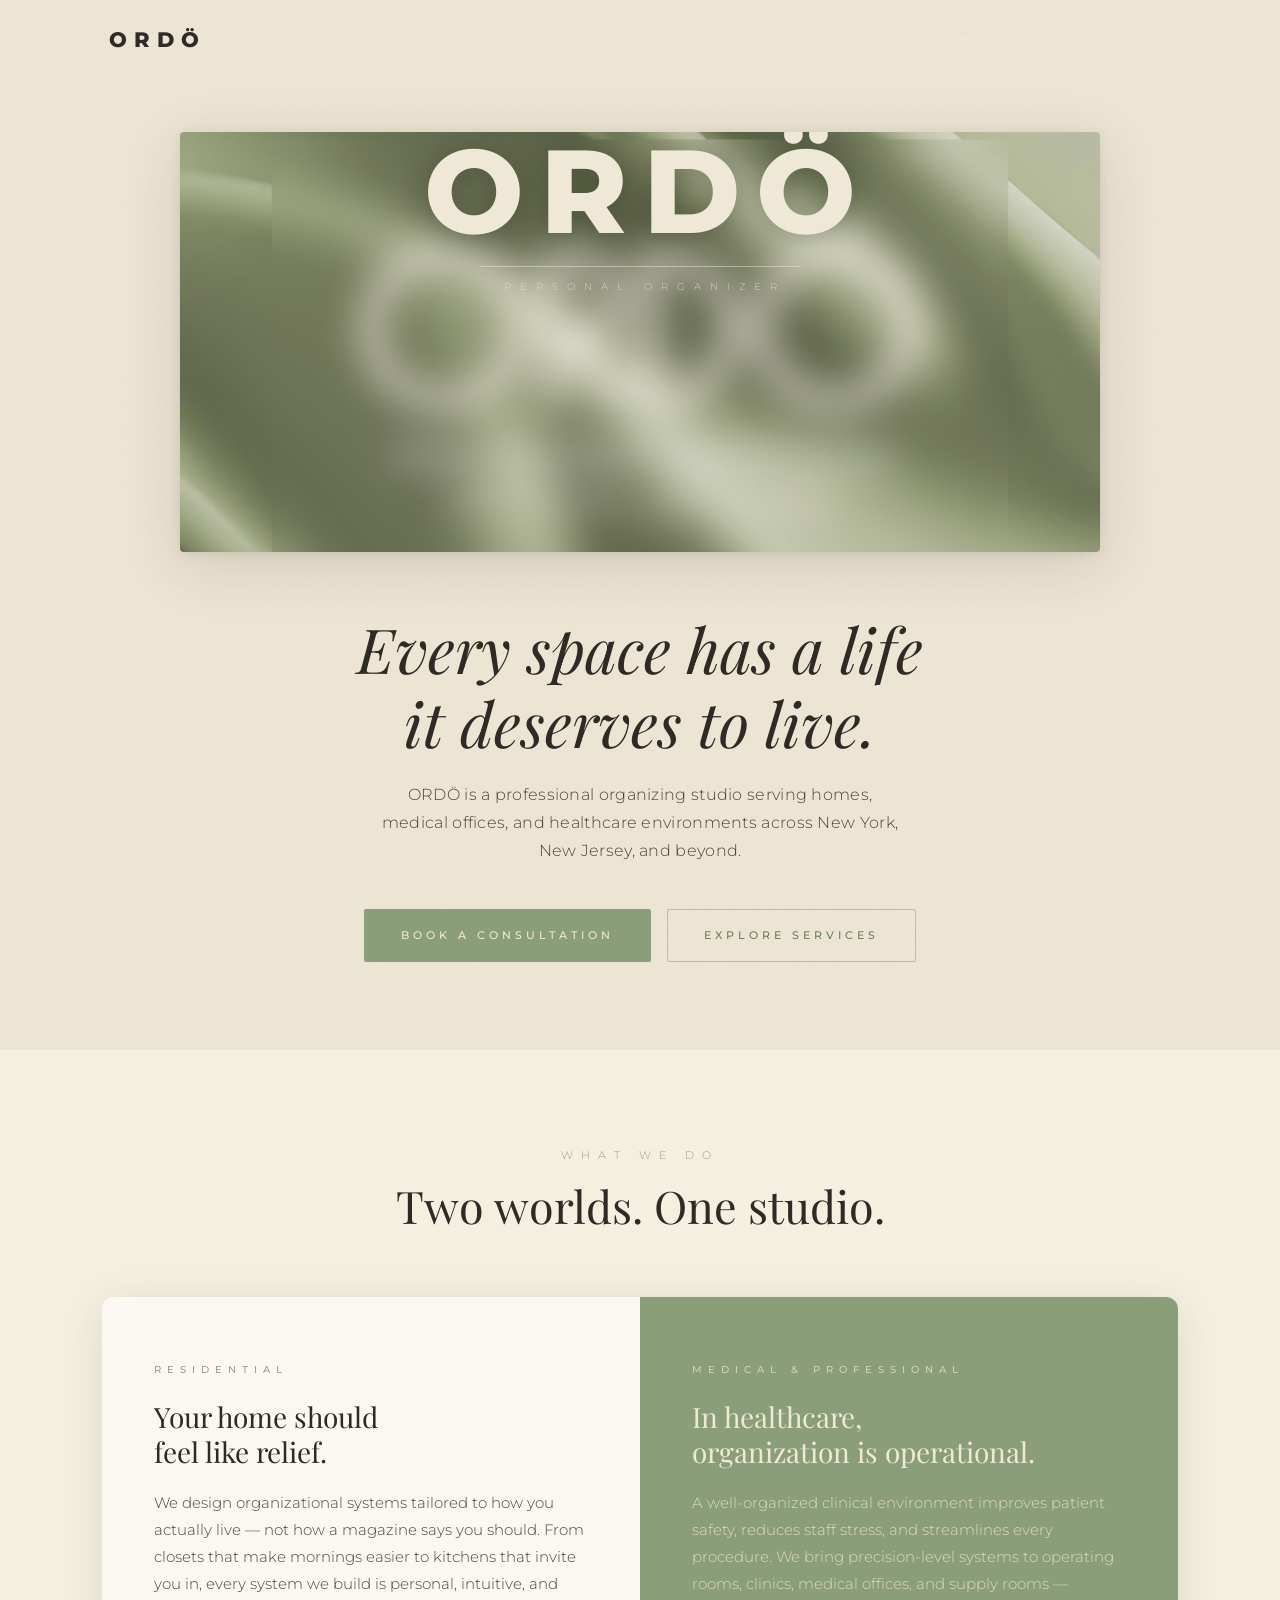
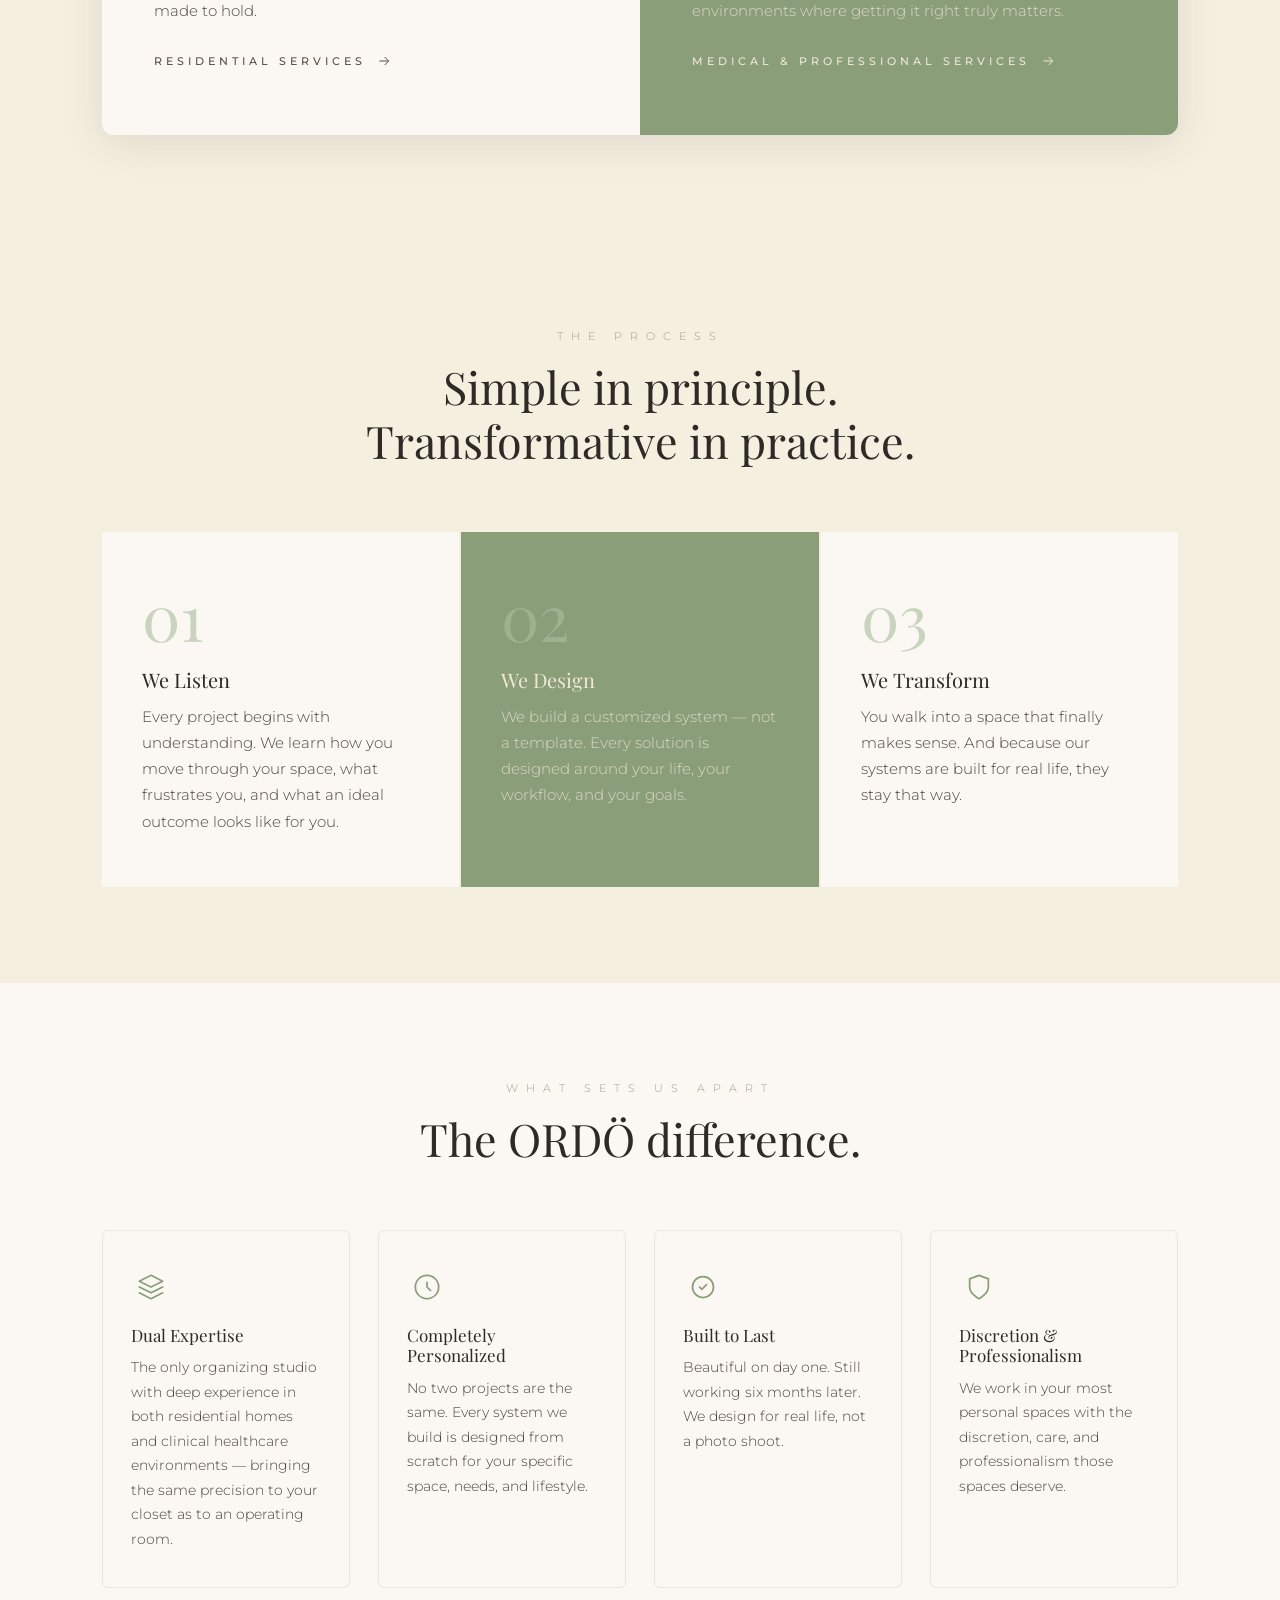
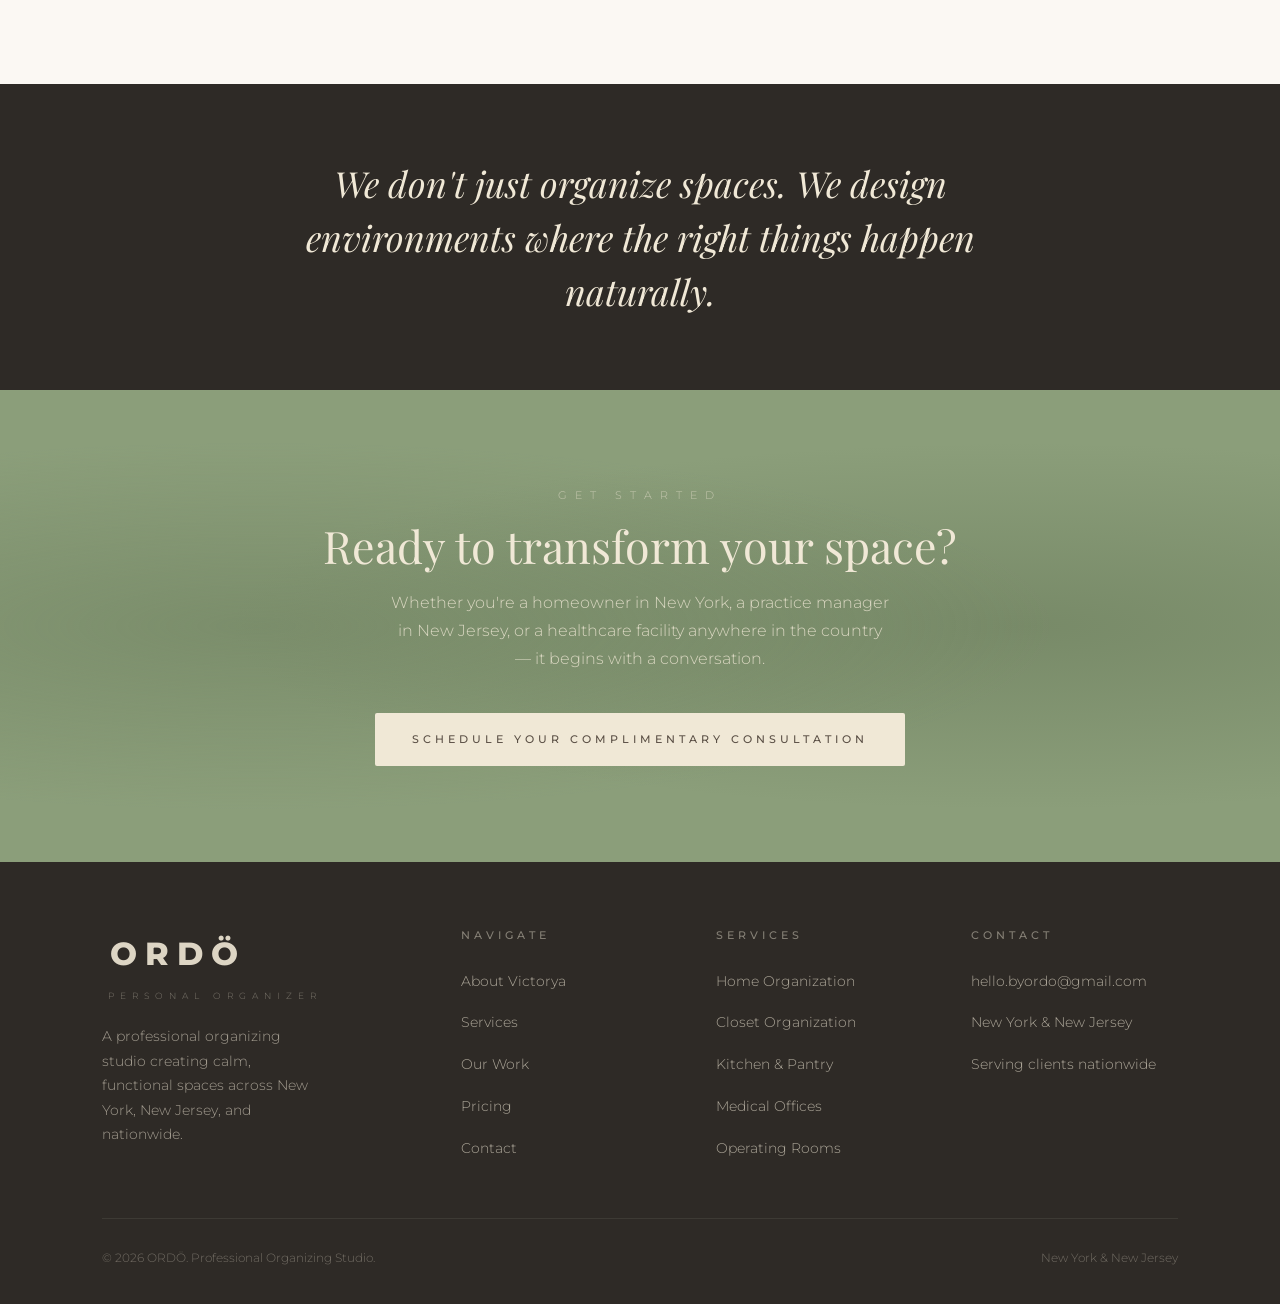
<file: index.html>
<!DOCTYPE html>
<html lang="en">
<head>
  <meta charset="UTF-8">
  <meta name="viewport" content="width=device-width, initial-scale=1.0">
  <title>ORDÖ · Professional Organizing Studio · New York &amp; New Jersey</title>
  <meta name="description" content="ORDÖ is a luxury professional organizing studio serving homes, medical offices, and healthcare environments across NYC, Northern NJ, and nationwide. Book your complimentary consultation with Victorya today.">
  <meta name="keywords" content="professional organizer NYC, home organizer New York, medical office organization New Jersey, clinic organizer NJ, operating room organization, professional organizing Manhattan, home decluttering NYC, closet organizer New York, luxury organizer NJ">
  <link rel="canonical" href="https://byordo.com/">
  <link rel="icon" type="image/svg+xml" href="brand/logo/ordo-favicon.svg">
  <link rel="stylesheet" href="css/style.css">
  <script type="application/ld+json">
  {
    "@context": "https://schema.org",
    "@type": "ProfessionalService",
    "name": "ORDÖ",
    "alternateName": "ORDO Professional Organizing",
    "description": "Professional organizing studio serving homes, medical offices, and healthcare environments across New York and New Jersey.",
    "url": "https://byordo.com",
    "email": "hello.byordo@gmail.com",
    "areaServed": [
      {"@type": "City", "name": "New York City"},
      {"@type": "AdministrativeArea", "name": "New Jersey"},
      {"@type": "Country", "name": "United States"}
    ],
    "serviceType": ["Home Organization", "Medical Office Organization", "Closet Organization", "Operating Room Organization"],
    "priceRange": "$$$",
    "currenciesAccepted": "USD",
    "paymentAccepted": "Cash, Credit Card, Check"
  }
  </script>
</head>
<body>

  <!-- Navigation -->
  <header class="nav nav-hero" id="nav">
    <div class="container">
      <a href="index.html" class="nav-logo" aria-label="ORDÖ Home">
        <span class="nav-wordmark">ORDÖ</span>
      </a>
      <ul class="nav-links" role="list">
        <li><a href="about.html">About</a></li>
        <li><a href="services.html">Services</a></li>
        <li><a href="gallery.html">Work</a></li>
        <li><a href="pricing.html">Pricing</a></li>
      </ul>
      <a href="contact.html" class="btn-nav">Book a Consultation</a>
      <button class="nav-toggle" id="nav-toggle" aria-label="Open navigation menu" aria-expanded="false">
        <span></span><span></span><span></span>
      </button>
    </div>
  </header>

  <!-- Mobile Drawer -->
  <div class="nav-drawer" id="nav-drawer" role="dialog" aria-label="Navigation menu" aria-hidden="true">
    <button class="nav-drawer-close" id="nav-drawer-close" aria-label="Close navigation menu">&times;</button>
    <nav>
      <a href="about.html">About</a>
      <a href="services.html">Services</a>
      <a href="gallery.html">Work</a>
      <a href="pricing.html">Pricing</a>
    </nav>
    <a href="contact.html" class="btn btn-dark">Book a Consultation</a>
  </div>

  <main>

    <!-- ── Hero ── -->
    <section class="hero" aria-label="Welcome to ORDÖ">
      <div class="hero-logo-wrap">
        <div class="hero-logo-lockup" aria-label="ORDÖ Personal Organizer">
          <div class="hero-wordmark-display">ORDÖ</div>
          <div class="hero-lockup-rule"></div>
          <span class="hero-lockup-desc">Personal Organizer</span>
        </div>
      </div>
      <div class="hero-inner">
        <h1>Every space has a life<br>it deserves to live.</h1>
        <p>ORDÖ is a professional organizing studio serving homes, medical offices, and healthcare environments across New York, New Jersey, and beyond.</p>
        <div class="hero-btns">
          <a href="contact.html" class="btn btn-sage">Book a Consultation</a>
          <a href="services.html" class="btn btn-outline-sage">Explore Services</a>
        </div>
      </div>
    </section>

    <!-- ── Dual Expertise ── -->
    <section class="section-cream" aria-label="Our expertise">
      <div class="container">
        <div class="section-header fade-up">
          <span class="eyebrow">What We Do</span>
          <h2>Two worlds. One studio.</h2>
        </div>
        <div class="expertise-grid fade-up">
          <div class="expertise-card residential">
            <span class="tag">Residential</span>
            <h3>Your home should<br>feel like relief.</h3>
            <p>We design organizational systems tailored to how you actually live — not how a magazine says you should. From closets that make mornings easier to kitchens that invite you in, every system we build is personal, intuitive, and made to hold.</p>
            <a href="services.html#residential" class="expertise-link">
              Residential Services
              <svg viewBox="0 0 24 24" fill="none" stroke="currentColor" stroke-width="1.5" width="16" height="16" aria-hidden="true"><path d="M5 12h14M13 6l6 6-6 6"/></svg>
            </a>
          </div>
          <div class="expertise-card medical">
            <span class="tag">Medical &amp; Professional</span>
            <h3>In healthcare,<br>organization is operational.</h3>
            <p>A well-organized clinical environment improves patient safety, reduces staff stress, and streamlines every procedure. We bring precision-level systems to operating rooms, clinics, medical offices, and supply rooms — environments where getting it right truly matters.</p>
            <a href="services.html#medical" class="expertise-link">
              Medical &amp; Professional Services
              <svg viewBox="0 0 24 24" fill="none" stroke="currentColor" stroke-width="1.5" width="16" height="16" aria-hidden="true"><path d="M5 12h14M13 6l6 6-6 6"/></svg>
            </a>
          </div>
        </div>
      </div>
    </section>

    <!-- ── Process ── -->
    <section aria-label="How it works">
      <div class="container">
        <div class="section-header fade-up">
          <span class="eyebrow">The Process</span>
          <h2>Simple in principle.<br>Transformative in practice.</h2>
        </div>
        <div class="process-grid fade-up">
          <div class="process-step">
            <span class="process-num">01</span>
            <h4>We Listen</h4>
            <p>Every project begins with understanding. We learn how you move through your space, what frustrates you, and what an ideal outcome looks like for you.</p>
          </div>
          <div class="process-step">
            <span class="process-num">02</span>
            <h4>We Design</h4>
            <p>We build a customized system — not a template. Every solution is designed around your life, your workflow, and your goals.</p>
          </div>
          <div class="process-step">
            <span class="process-num">03</span>
            <h4>We Transform</h4>
            <p>You walk into a space that finally makes sense. And because our systems are built for real life, they stay that way.</p>
          </div>
        </div>
      </div>
    </section>

    <!-- ── Why ORDÖ ── -->
    <section class="section-linen" aria-label="What sets us apart">
      <div class="container">
        <div class="section-header fade-up">
          <span class="eyebrow">What Sets Us Apart</span>
          <h2>The ORDÖ difference.</h2>
        </div>
        <div class="pillars-grid">
          <div class="pillar fade-up">
            <div class="pillar-icon" aria-hidden="true">
              <svg viewBox="0 0 24 24"><path d="M12 2L2 7l10 5 10-5-10-5z"/><path d="M2 17l10 5 10-5M2 12l10 5 10-5"/></svg>
            </div>
            <h4>Dual Expertise</h4>
            <p>The only organizing studio with deep experience in both residential homes and clinical healthcare environments — bringing the same precision to your closet as to an operating room.</p>
          </div>
          <div class="pillar fade-up">
            <div class="pillar-icon" aria-hidden="true">
              <svg viewBox="0 0 24 24"><circle cx="12" cy="12" r="10"/><path d="M12 8v4l3 3"/></svg>
            </div>
            <h4>Completely Personalized</h4>
            <p>No two projects are the same. Every system we build is designed from scratch for your specific space, needs, and lifestyle.</p>
          </div>
          <div class="pillar fade-up">
            <div class="pillar-icon" aria-hidden="true">
              <svg viewBox="0 0 24 24"><path d="M9 12l2 2 4-4"/><path d="M21 12c0-4.97-4.03-9-9-9S3 7.03 3 12s4.03 9 9 9 9-4.03 9-9z"/></svg>
            </div>
            <h4>Built to Last</h4>
            <p>Beautiful on day one. Still working six months later. We design for real life, not a photo shoot.</p>
          </div>
          <div class="pillar fade-up">
            <div class="pillar-icon" aria-hidden="true">
              <svg viewBox="0 0 24 24"><path d="M12 22s8-4 8-10V5l-8-3-8 3v7c0 6 8 10 8 10z"/></svg>
            </div>
            <h4>Discretion &amp; Professionalism</h4>
            <p>We work in your most personal spaces with the discretion, care, and professionalism those spaces deserve.</p>
          </div>
        </div>
      </div>
    </section>

    <!-- ── Mission Strip ── -->
    <div class="mission-strip" role="complementary">
      <blockquote>
        We don't just organize spaces. We design environments where the right things happen naturally.
      </blockquote>
    </div>

    <!-- ── CTA Section ── -->
    <section class="cta-section" aria-label="Book a consultation">
      <div class="container">
        <span class="eyebrow" style="color:rgba(240,232,214,.6)">Get Started</span>
        <h2>Ready to transform your space?</h2>
        <p>Whether you're a homeowner in New York, a practice manager in New Jersey, or a healthcare facility anywhere in the country — it begins with a conversation.</p>
        <a href="contact.html" class="btn btn-primary">Schedule Your Complimentary Consultation</a>
      </div>
    </section>

  </main>

  <!-- ── Footer ── -->
  <footer>
    <div class="container">
      <div class="footer-grid">
        <div>
          <div class="footer-logo">
            <span class="footer-wordmark">ORDÖ</span>
            <span class="footer-descriptor">Personal Organizer</span>
          </div>
          <p class="footer-tagline">A professional organizing studio creating calm, functional spaces across New York, New Jersey, and nationwide.</p>
        </div>
        <div class="footer-col">
          <h5>Navigate</h5>
          <ul role="list">
            <li><a href="about.html">About Victorya</a></li>
            <li><a href="services.html">Services</a></li>
            <li><a href="gallery.html">Our Work</a></li>
            <li><a href="pricing.html">Pricing</a></li>
            <li><a href="contact.html">Contact</a></li>
          </ul>
        </div>
        <div class="footer-col">
          <h5>Services</h5>
          <ul role="list">
            <li><a href="services.html#residential">Home Organization</a></li>
            <li><a href="services.html#residential">Closet Organization</a></li>
            <li><a href="services.html#residential">Kitchen &amp; Pantry</a></li>
            <li><a href="services.html#medical">Medical Offices</a></li>
            <li><a href="services.html#medical">Operating Rooms</a></li>
          </ul>
        </div>
        <div class="footer-col">
          <h5>Contact</h5>
          <ul role="list">
            <li><a href="mailto:hello.byordo@gmail.com">hello.byordo@gmail.com</a></li>
            <li><a href="contact.html">New York &amp; New Jersey</a></li>
            <li><a href="contact.html">Serving clients nationwide</a></li>
          </ul>
        </div>
      </div>
      <div class="footer-bottom">
        <p>&copy; 2026 ORDÖ. Professional Organizing Studio.</p>
        <p>New York &amp; New Jersey</p>
      </div>
    </div>
  </footer>

  <script src="js/main.js"></script>
</body>
</html>
</file>
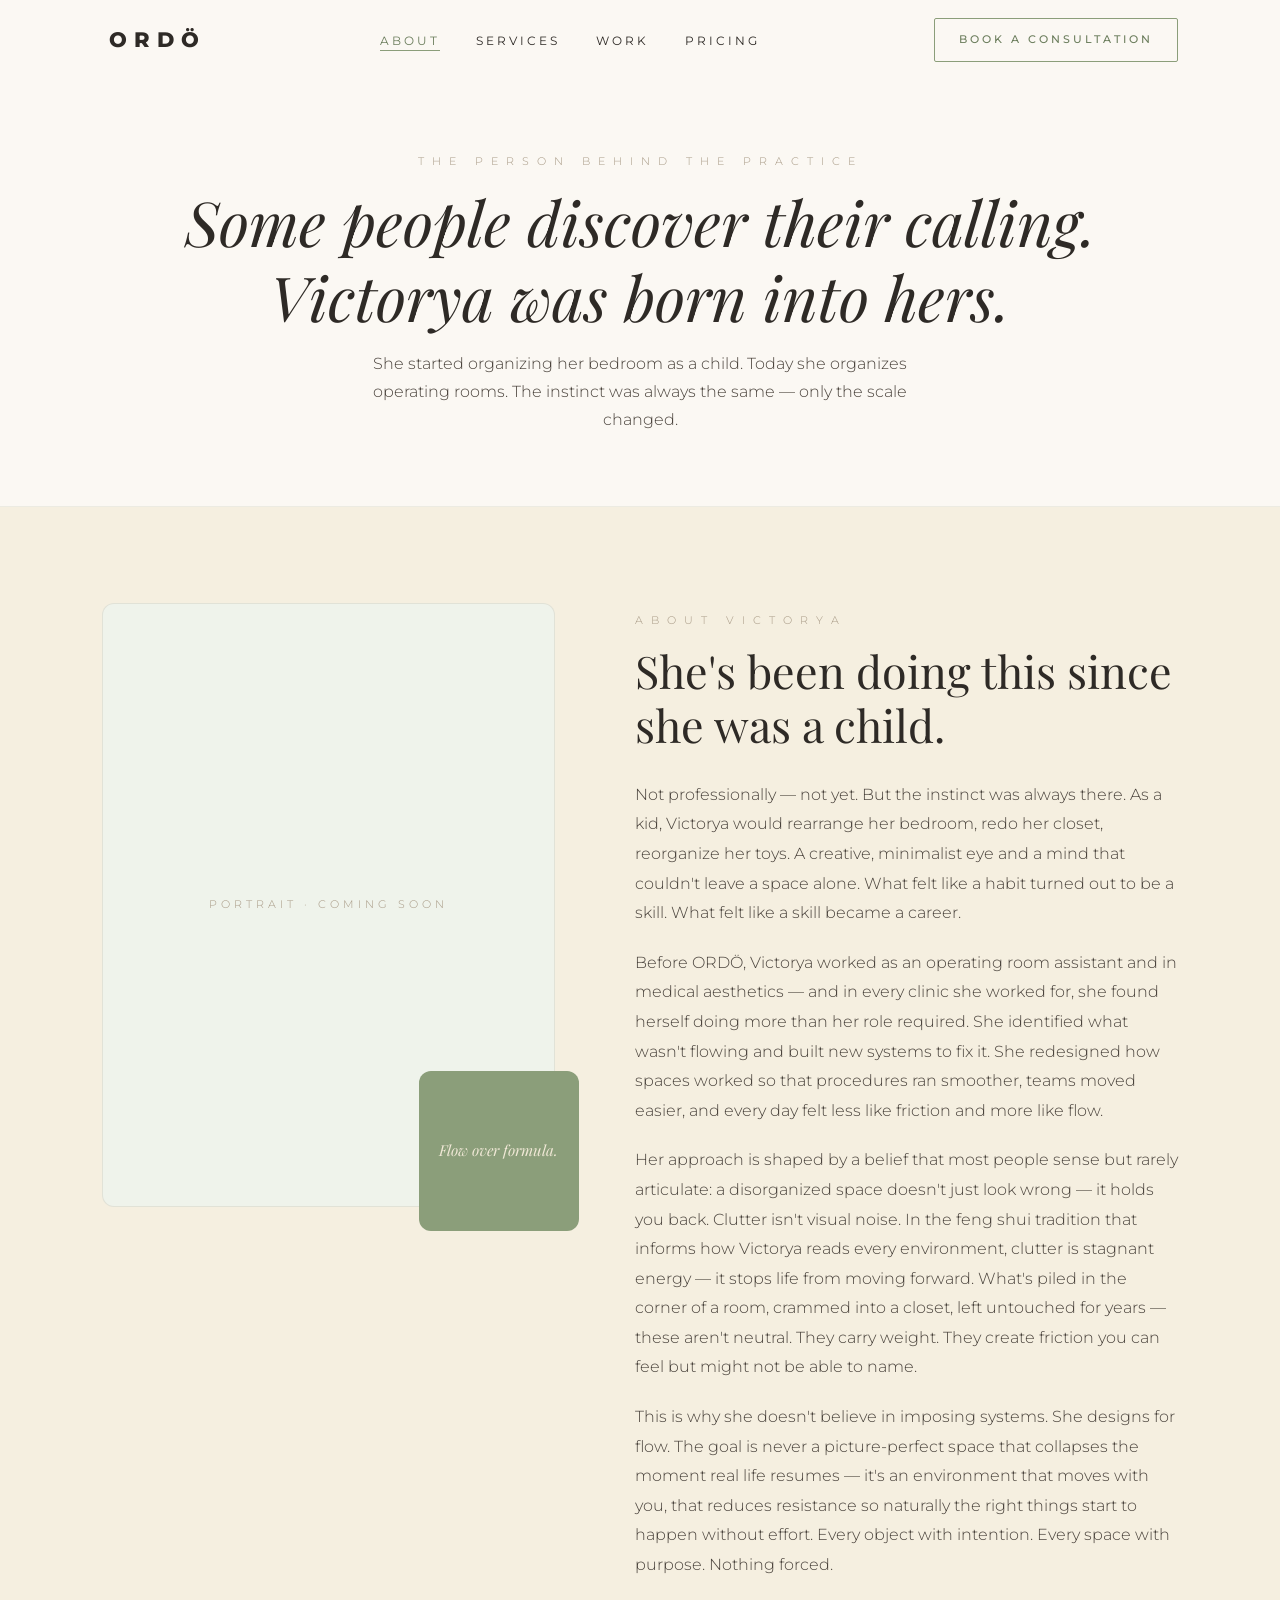
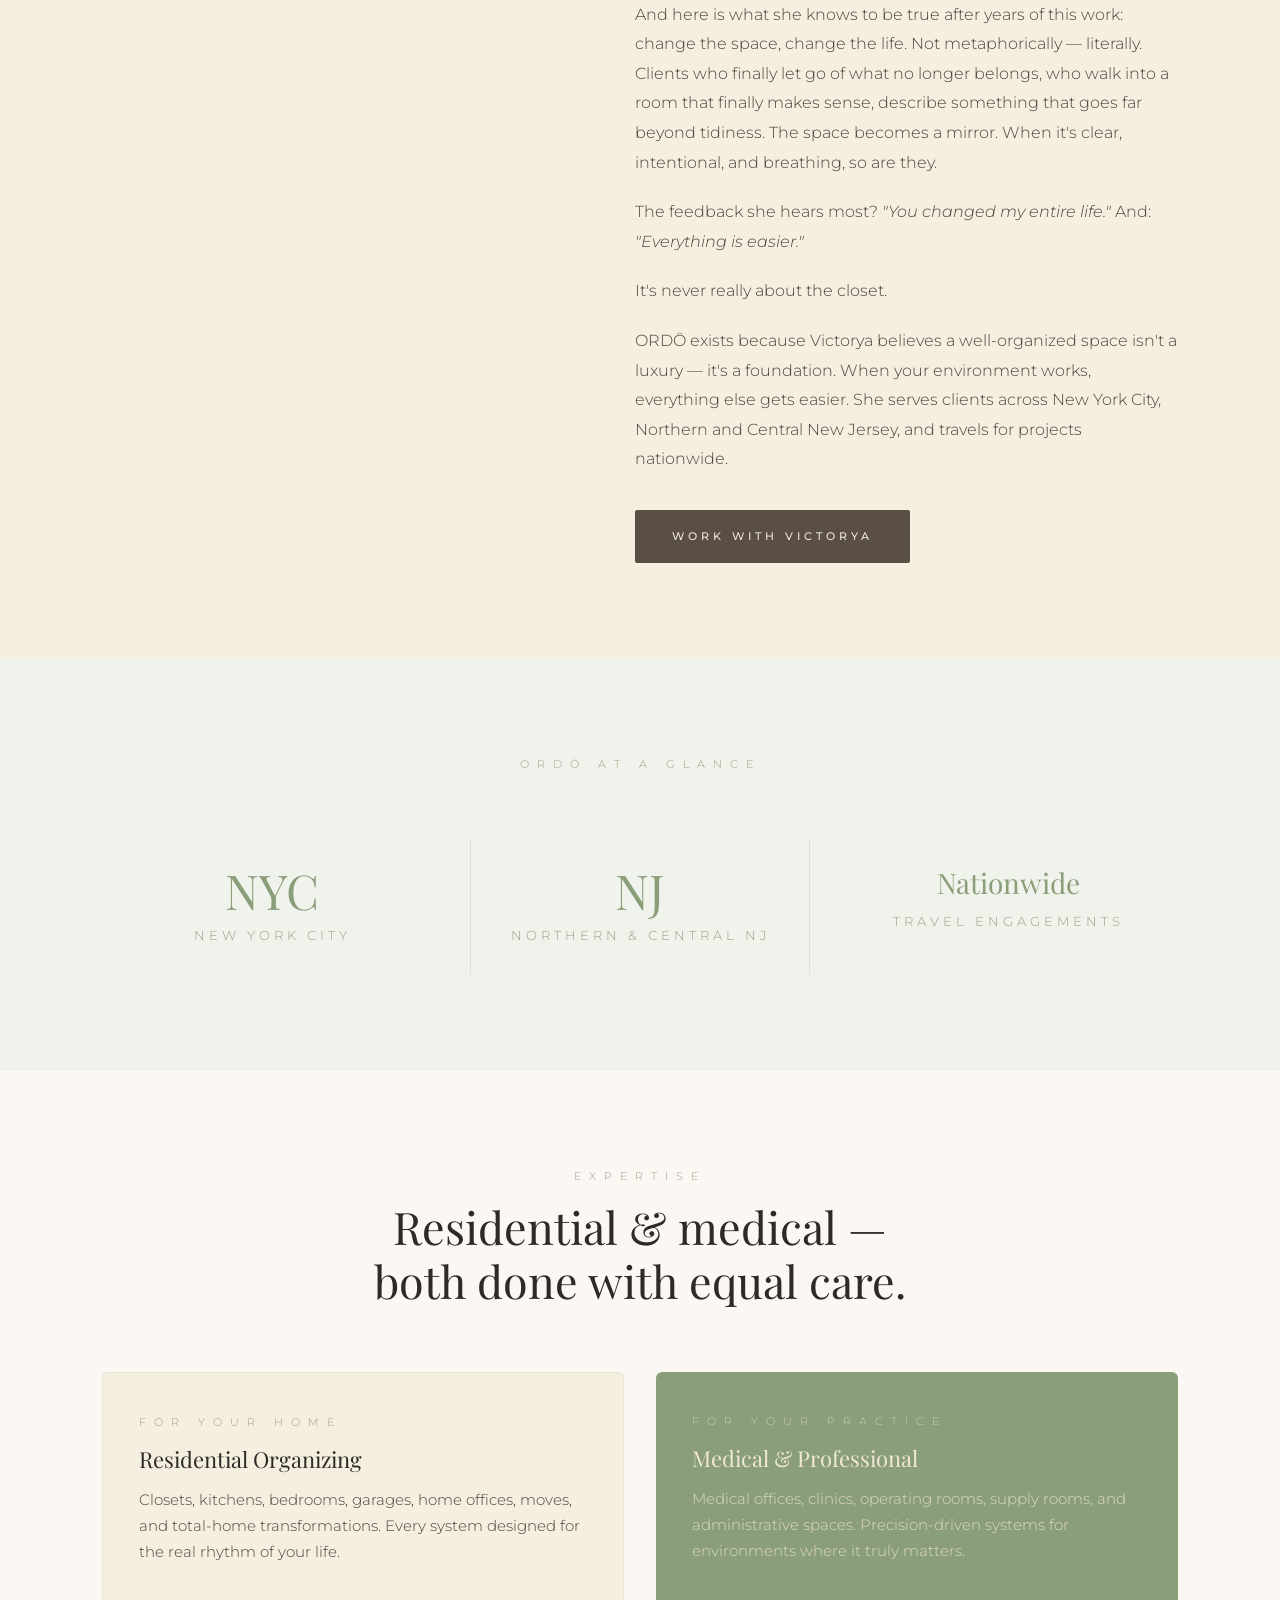
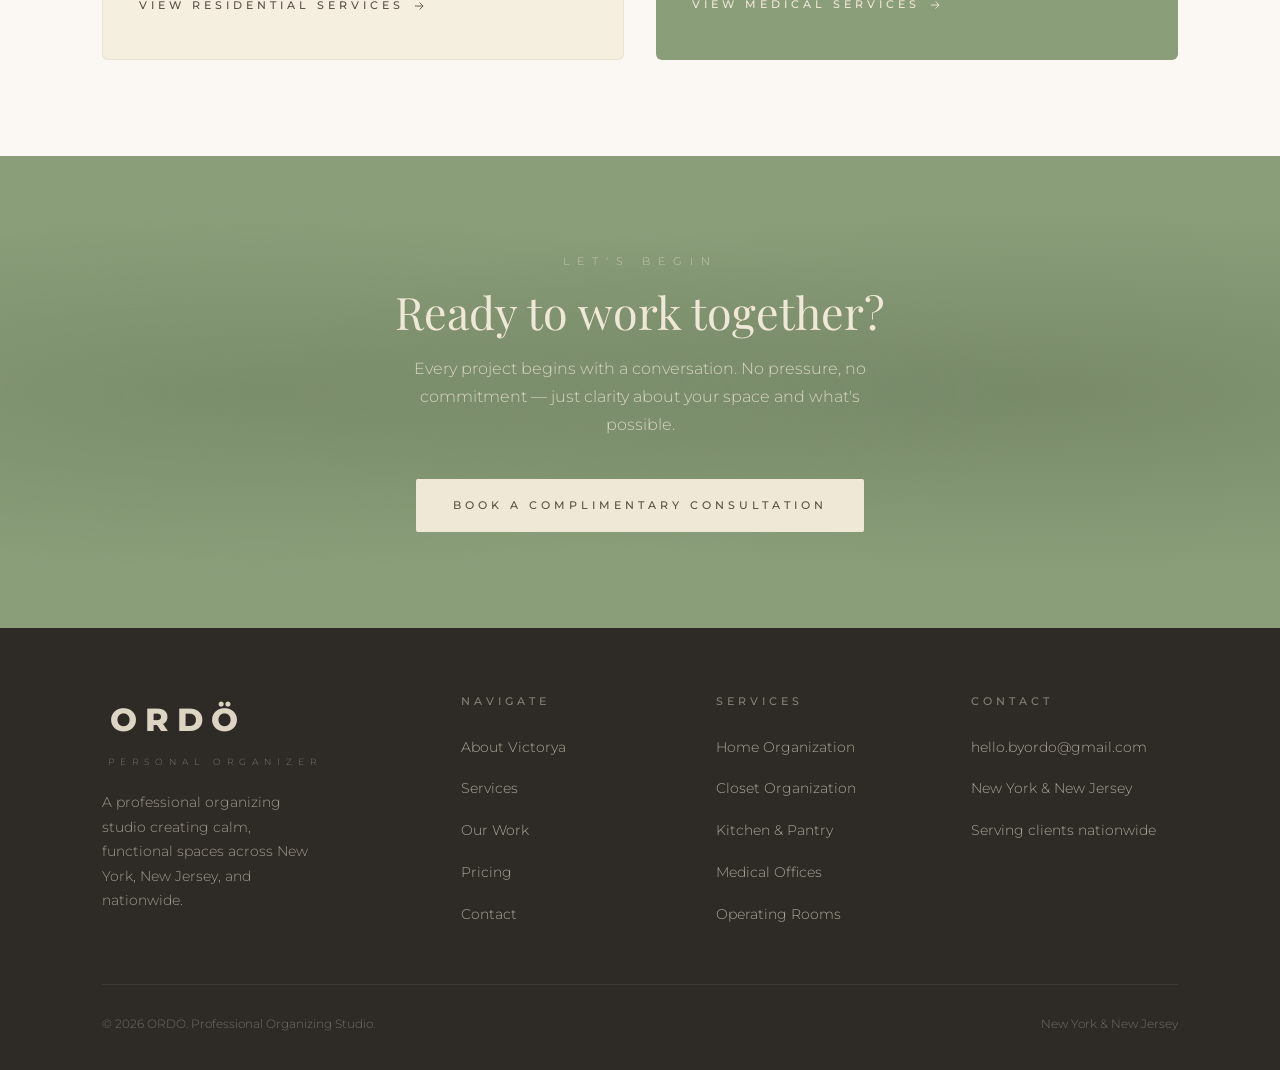
<file: about.html>
<!DOCTYPE html>
<html lang="en">
<head>
  <meta charset="UTF-8">
  <meta name="viewport" content="width=device-width, initial-scale=1.0">
  <title>About Victorya · ORDÖ Professional Organizing</title>
  <meta name="description" content="Meet Victorya — the professional organizer behind ORDÖ. With experience in operating rooms, clinics, and luxury residences across NYC and NJ, she brings precision and care to every space.">
  <link rel="canonical" href="https://byordo.com/about.html">
  <link rel="icon" type="image/svg+xml" href="brand/logo/ordo-favicon.svg">
  <link rel="stylesheet" href="css/style.css">
</head>
<body>

  <!-- Navigation -->
  <header class="nav" id="nav">
    <div class="container">
      <a href="index.html" class="nav-logo" aria-label="ORDÖ Home">
        <span class="nav-wordmark">ORDÖ</span>
      </a>
      <ul class="nav-links" role="list">
        <li><a href="about.html" class="active">About</a></li>
        <li><a href="services.html">Services</a></li>
        <li><a href="gallery.html">Work</a></li>
        <li><a href="pricing.html">Pricing</a></li>
      </ul>
      <a href="contact.html" class="btn-nav">Book a Consultation</a>
      <button class="nav-toggle" id="nav-toggle" aria-label="Open navigation menu" aria-expanded="false">
        <span></span><span></span><span></span>
      </button>
    </div>
  </header>

  <!-- Mobile Drawer -->
  <div class="nav-drawer" id="nav-drawer" role="dialog" aria-label="Navigation menu" aria-hidden="true">
    <button class="nav-drawer-close" id="nav-drawer-close" aria-label="Close navigation menu">&times;</button>
    <nav>
      <a href="about.html">About</a>
      <a href="services.html">Services</a>
      <a href="gallery.html">Work</a>
      <a href="pricing.html">Pricing</a>
    </nav>
    <a href="contact.html" class="btn btn-dark">Book a Consultation</a>
  </div>

  <main>

    <!-- ── Page Hero ── -->
    <div class="page-hero">
      <div class="container">
        <span class="eyebrow">The Person Behind the Practice</span>
        <h1>Some people discover their calling.<br>Victorya was born into hers.</h1>
        <p>She started organizing her bedroom as a child. Today she organizes operating rooms. The instinct was always the same — only the scale changed.</p>
      </div>
    </div>

    <!-- ── About Content ── -->
    <section class="section-cream" aria-label="About Victorya">
      <div class="container">
        <div class="about-grid">

          <!-- Image -->
          <div class="about-image-wrap fade-up">
            <div class="about-image-placeholder" role="img" aria-label="Portrait of Victorya — coming soon">
              <span>Portrait · Coming Soon</span>
            </div>
            <div class="about-accent">
              <p>Flow over formula.</p>
            </div>
          </div>

          <!-- Text -->
          <div class="about-content fade-up">
            <span class="eyebrow">About Victorya</span>
            <h2>She's been doing this since she was a child.</h2>

            <p>Not professionally — not yet. But the instinct was always there. As a kid, Victorya would rearrange her bedroom, redo her closet, reorganize her toys. A creative, minimalist eye and a mind that couldn't leave a space alone. What felt like a habit turned out to be a skill. What felt like a skill became a career.</p>

            <p>Before ORDÖ, Victorya worked as an operating room assistant and in medical aesthetics — and in every clinic she worked for, she found herself doing more than her role required. She identified what wasn't flowing and built new systems to fix it. She redesigned how spaces worked so that procedures ran smoother, teams moved easier, and every day felt less like friction and more like flow.</p>

            <p>Her approach is shaped by a belief that most people sense but rarely articulate: a disorganized space doesn't just look wrong — it holds you back. Clutter isn't visual noise. In the feng shui tradition that informs how Victorya reads every environment, clutter is stagnant energy — it stops life from moving forward. What's piled in the corner of a room, crammed into a closet, left untouched for years — these aren't neutral. They carry weight. They create friction you can feel but might not be able to name.</p>

            <p>This is why she doesn't believe in imposing systems. She designs for flow. The goal is never a picture-perfect space that collapses the moment real life resumes — it's an environment that moves with you, that reduces resistance so naturally the right things start to happen without effort. Every object with intention. Every space with purpose. Nothing forced.</p>

            <p>And here is what she knows to be true after years of this work: change the space, change the life. Not metaphorically — literally. Clients who finally let go of what no longer belongs, who walk into a room that finally makes sense, describe something that goes far beyond tidiness. The space becomes a mirror. When it's clear, intentional, and breathing, so are they.</p>

            <p>The feedback she hears most? <em>"You changed my entire life."</em> And: <em>"Everything is easier."</em></p>

            <p>It's never really about the closet.</p>

            <p>ORDÖ exists because Victorya believes a well-organized space isn't a luxury — it's a foundation. When your environment works, everything else gets easier. She serves clients across New York City, Northern and Central New Jersey, and travels for projects nationwide.</p>

            <a href="contact.html" class="btn btn-dark">Work with Victorya</a>
          </div>

        </div>
      </div>
    </section>

    <!-- ── Credentials Strip ── -->
    <section class="section-tint" aria-label="ORDÖ at a glance">
      <div class="container">
        <div class="section-header fade-up">
          <span class="eyebrow">ORDÖ at a Glance</span>
        </div>
        <div class="grid-3 fade-up">
          <div style="text-align:center; padding: 28px 20px;">
            <div style="font-family:var(--font-display); font-size:48px; font-weight:400; color:var(--sage); line-height:1; margin-bottom:10px;">NYC</div>
            <div style="font-size:13px; letter-spacing:4px; text-transform:uppercase; color:var(--taupe);">New York City</div>
          </div>
          <div style="text-align:center; padding: 28px 20px; border-left:1px solid rgba(168,154,134,.2); border-right:1px solid rgba(168,154,134,.2);">
            <div style="font-family:var(--font-display); font-size:48px; font-weight:400; color:var(--sage); line-height:1; margin-bottom:10px;">NJ</div>
            <div style="font-size:13px; letter-spacing:4px; text-transform:uppercase; color:var(--taupe);">Northern &amp; Central NJ</div>
          </div>
          <div style="text-align:center; padding: 28px 20px;">
            <div style="font-family:var(--font-display); font-size:28px; font-weight:400; color:var(--sage); line-height:1.2; margin-bottom:10px;">Nationwide</div>
            <div style="font-size:13px; letter-spacing:4px; text-transform:uppercase; color:var(--taupe);">Travel Engagements</div>
          </div>
        </div>
      </div>
    </section>

    <!-- ── Dual Expertise Preview ── -->
    <section class="section-linen" aria-label="Areas of expertise">
      <div class="container">
        <div class="section-header fade-up">
          <span class="eyebrow">Expertise</span>
          <h2>Residential &amp; medical —<br>both done with equal care.</h2>
        </div>
        <div class="grid-2 fade-up">
          <div style="padding: 40px 36px; background: var(--cream); border-radius: var(--radius); border: 1px solid rgba(168,154,134,.15);">
            <span class="eyebrow">For Your Home</span>
            <h3 style="font-size:22px; margin-bottom:14px;">Residential Organizing</h3>
            <p style="font-size:15px; margin-bottom:24px;">Closets, kitchens, bedrooms, garages, home offices, moves, and total-home transformations. Every system designed for the real rhythm of your life.</p>
            <a href="services.html#residential" style="font-size:11px; font-weight:500; letter-spacing:4px; text-transform:uppercase; color:var(--espresso); display:inline-flex; align-items:center; gap:8px; transition:gap .2s;" onmouseover="this.style.gap='14px'" onmouseout="this.style.gap='8px'">
              View Residential Services
              <svg viewBox="0 0 24 24" fill="none" stroke="currentColor" stroke-width="1.5" width="14" height="14" aria-hidden="true"><path d="M5 12h14M13 6l6 6-6 6"/></svg>
            </a>
          </div>
          <div style="padding: 40px 36px; background: var(--sage); border-radius: var(--radius);">
            <span class="eyebrow" style="color:rgba(240,232,214,.65);">For Your Practice</span>
            <h3 style="font-size:22px; margin-bottom:14px; color:var(--ivory);">Medical &amp; Professional</h3>
            <p style="font-size:15px; color:rgba(240,232,214,.82); margin-bottom:24px;">Medical offices, clinics, operating rooms, supply rooms, and administrative spaces. Precision-driven systems for environments where it truly matters.</p>
            <a href="services.html#medical" style="font-size:11px; font-weight:500; letter-spacing:4px; text-transform:uppercase; color:var(--ivory); display:inline-flex; align-items:center; gap:8px; transition:gap .2s;" onmouseover="this.style.gap='14px'" onmouseout="this.style.gap='8px'">
              View Medical Services
              <svg viewBox="0 0 24 24" fill="none" stroke="currentColor" stroke-width="1.5" width="14" height="14" aria-hidden="true"><path d="M5 12h14M13 6l6 6-6 6"/></svg>
            </a>
          </div>
        </div>
      </div>
    </section>

    <!-- ── CTA ── -->
    <section class="cta-section" aria-label="Work with Victorya">
      <div class="container">
        <span class="eyebrow" style="color:rgba(240,232,214,.6)">Let's Begin</span>
        <h2>Ready to work together?</h2>
        <p>Every project begins with a conversation. No pressure, no commitment — just clarity about your space and what's possible.</p>
        <a href="contact.html" class="btn btn-primary">Book a Complimentary Consultation</a>
      </div>
    </section>

  </main>

  <!-- ── Footer ── -->
  <footer>
    <div class="container">
      <div class="footer-grid">
        <div>
          <div class="footer-logo">
            <span class="footer-wordmark">ORDÖ</span>
            <span class="footer-descriptor">Personal Organizer</span>
          </div>
          <p class="footer-tagline">A professional organizing studio creating calm, functional spaces across New York, New Jersey, and nationwide.</p>
        </div>
        <div class="footer-col">
          <h5>Navigate</h5>
          <ul role="list">
            <li><a href="about.html">About Victorya</a></li>
            <li><a href="services.html">Services</a></li>
            <li><a href="gallery.html">Our Work</a></li>
            <li><a href="pricing.html">Pricing</a></li>
            <li><a href="contact.html">Contact</a></li>
          </ul>
        </div>
        <div class="footer-col">
          <h5>Services</h5>
          <ul role="list">
            <li><a href="services.html#residential">Home Organization</a></li>
            <li><a href="services.html#residential">Closet Organization</a></li>
            <li><a href="services.html#residential">Kitchen &amp; Pantry</a></li>
            <li><a href="services.html#medical">Medical Offices</a></li>
            <li><a href="services.html#medical">Operating Rooms</a></li>
          </ul>
        </div>
        <div class="footer-col">
          <h5>Contact</h5>
          <ul role="list">
            <li><a href="mailto:hello.byordo@gmail.com">hello.byordo@gmail.com</a></li>
            <li><a href="contact.html">New York &amp; New Jersey</a></li>
            <li><a href="contact.html">Serving clients nationwide</a></li>
          </ul>
        </div>
      </div>
      <div class="footer-bottom">
        <p>&copy; 2026 ORDÖ. Professional Organizing Studio.</p>
        <p>New York &amp; New Jersey</p>
      </div>
    </div>
  </footer>

  <script src="js/main.js"></script>
</body>
</html>
</file>
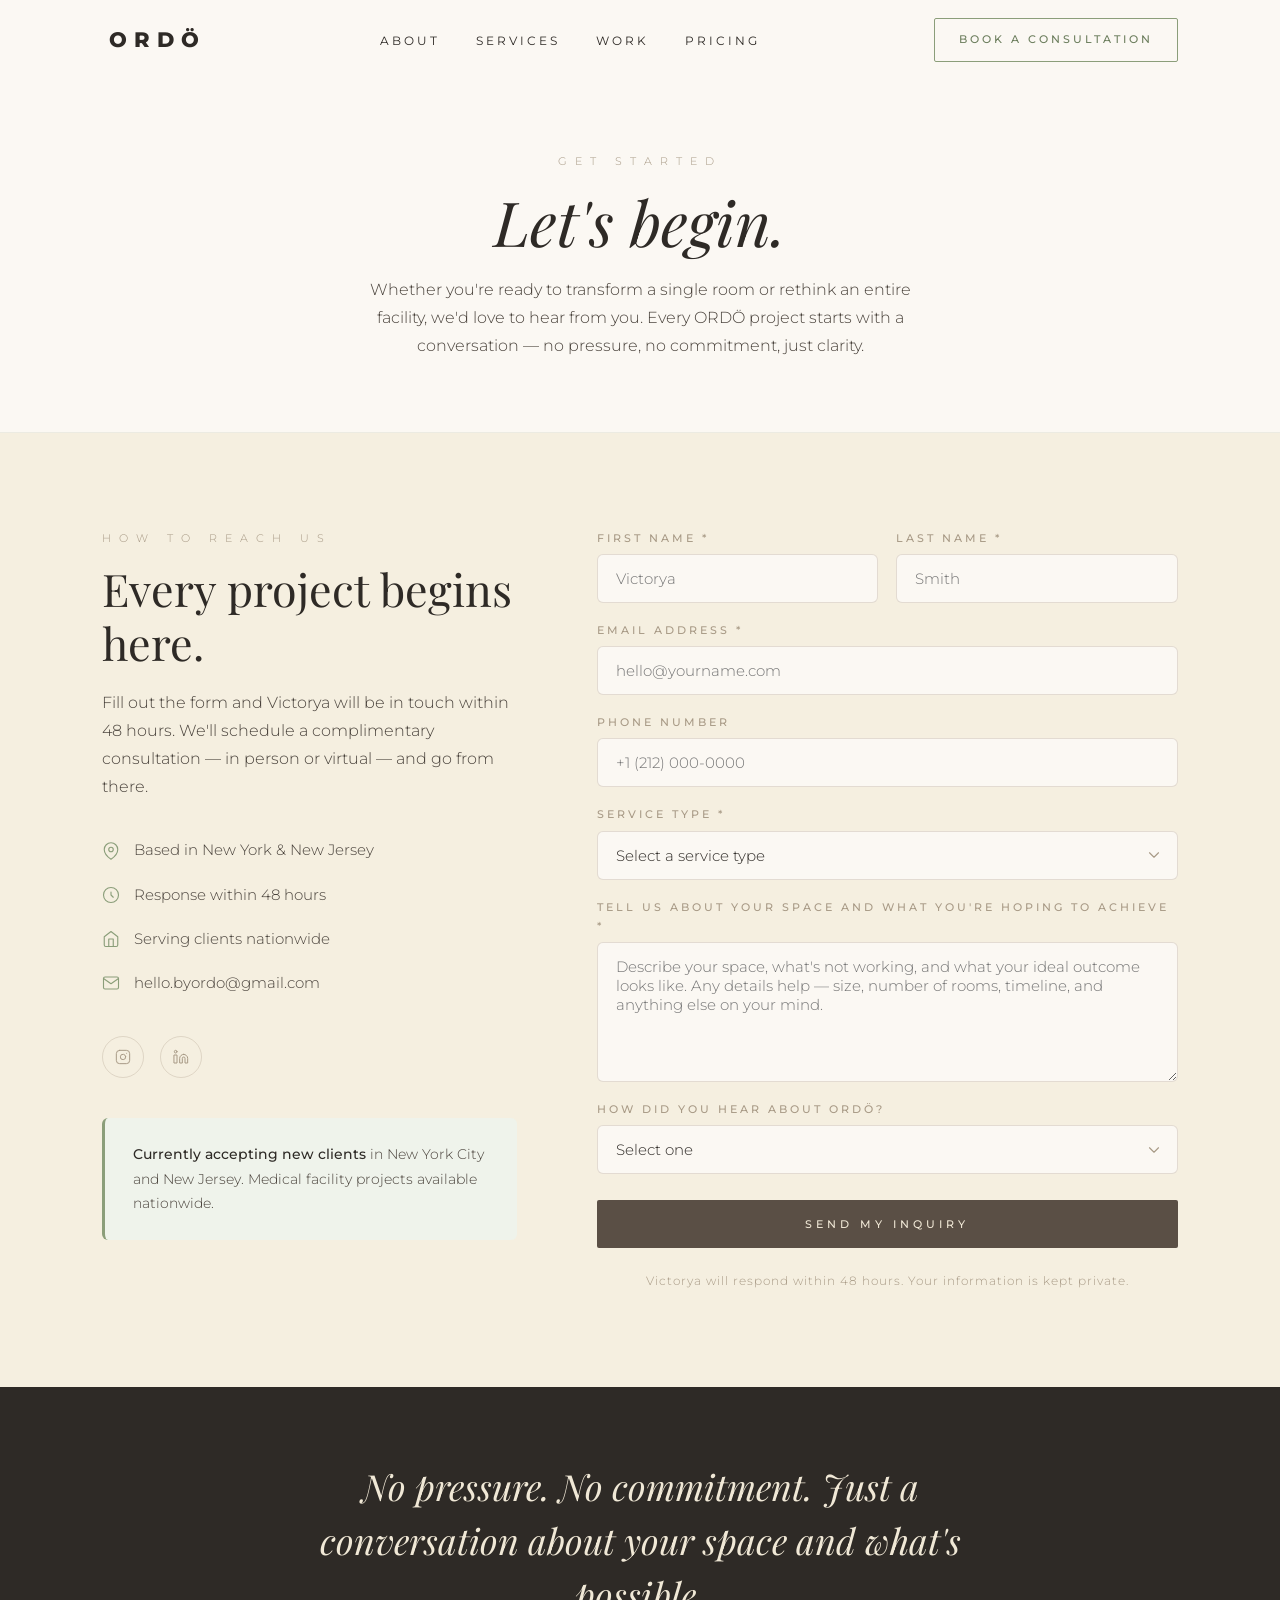
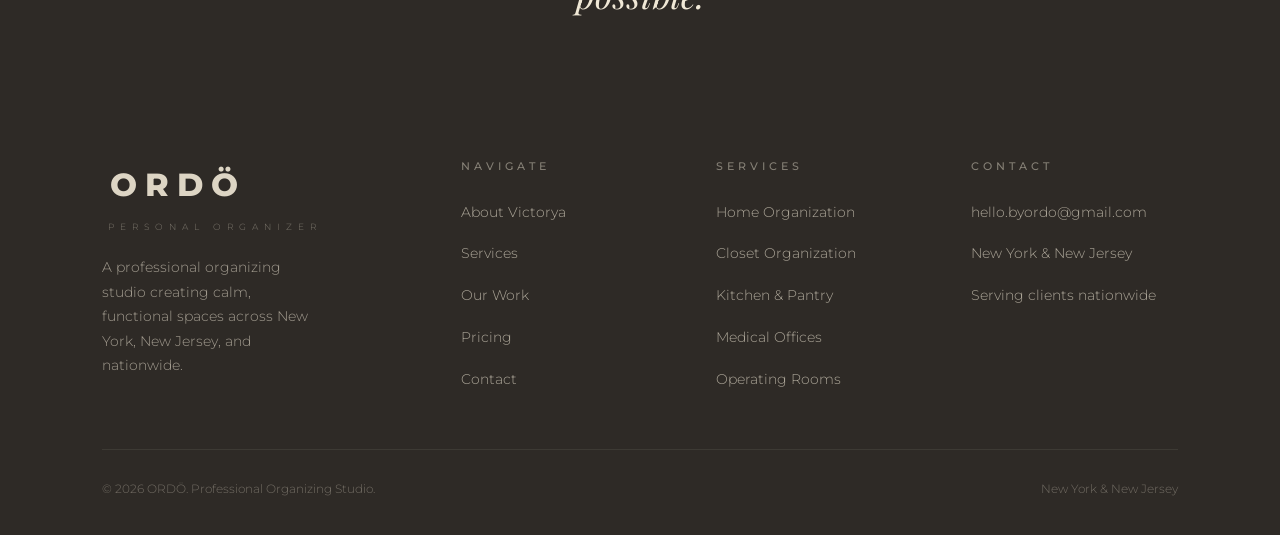
<file: contact.html>
<!DOCTYPE html>
<html lang="en">
<head>
  <meta charset="UTF-8">
  <meta name="viewport" content="width=device-width, initial-scale=1.0">
  <title>Book a Consultation · ORDÖ Professional Organizing</title>
  <meta name="description" content="Ready to organize your home or healthcare facility? Contact ORDÖ to schedule your complimentary consultation. Serving NYC, Northern NJ, and nationwide.">
  <link rel="canonical" href="https://byordo.com/contact.html">
  <link rel="icon" type="image/svg+xml" href="brand/logo/ordo-favicon.svg">
  <link rel="stylesheet" href="css/style.css">
  <style>
    .form-note {
      font-size: 12px;
      color: var(--taupe);
      letter-spacing: 1px;
      margin-top: 4px;
    }
    .form-success {
      display: none;
      padding: 48px 36px;
      background: var(--sage-tint);
      border-radius: var(--radius);
      border: 1px solid rgba(139,158,122,.3);
      text-align: center;
    }
    .form-success.visible { display: block; }
    .form-success h3 { color: var(--sage-dark); margin-bottom: 12px; }
    .form-success p  { font-size: 15px; color: var(--charcoal-lt); }
  </style>
</head>
<body>

  <!-- Navigation -->
  <header class="nav" id="nav">
    <div class="container">
      <a href="index.html" class="nav-logo" aria-label="ORDÖ Home">
        <span class="nav-wordmark">ORDÖ</span>
      </a>
      <ul class="nav-links" role="list">
        <li><a href="about.html">About</a></li>
        <li><a href="services.html">Services</a></li>
        <li><a href="gallery.html">Work</a></li>
        <li><a href="pricing.html">Pricing</a></li>
      </ul>
      <a href="contact.html" class="btn-nav" aria-current="page">Book a Consultation</a>
      <button class="nav-toggle" id="nav-toggle" aria-label="Open navigation menu" aria-expanded="false">
        <span></span><span></span><span></span>
      </button>
    </div>
  </header>

  <!-- Mobile Drawer -->
  <div class="nav-drawer" id="nav-drawer" role="dialog" aria-label="Navigation menu" aria-hidden="true">
    <button class="nav-drawer-close" id="nav-drawer-close" aria-label="Close navigation menu">&times;</button>
    <nav>
      <a href="about.html">About</a>
      <a href="services.html">Services</a>
      <a href="gallery.html">Work</a>
      <a href="pricing.html">Pricing</a>
    </nav>
    <a href="contact.html" class="btn btn-dark">Book a Consultation</a>
  </div>

  <main>

    <!-- ── Page Hero ── -->
    <div class="page-hero">
      <div class="container">
        <span class="eyebrow">Get Started</span>
        <h1>Let's begin.</h1>
        <p>Whether you're ready to transform a single room or rethink an entire facility, we'd love to hear from you. Every ORDÖ project starts with a conversation — no pressure, no commitment, just clarity.</p>
      </div>
    </div>

    <!-- ── Contact Content ── -->
    <section class="section-cream" aria-label="Contact ORDÖ">
      <div class="container">
        <div class="contact-grid">

          <!-- Info -->
          <div class="contact-info fade-up">
            <span class="eyebrow">How to Reach Us</span>
            <h2>Every project begins here.</h2>
            <p>Fill out the form and Victorya will be in touch within 48 hours. We'll schedule a complimentary consultation — in person or virtual — and go from there.</p>

            <div class="contact-detail">
              <div class="contact-detail-item">
                <svg viewBox="0 0 24 24" aria-hidden="true"><path d="M21 10c0 7-9 13-9 13s-9-6-9-13a9 9 0 0118 0z"/><circle cx="12" cy="10" r="3"/></svg>
                <span>Based in New York &amp; New Jersey</span>
              </div>
              <div class="contact-detail-item">
                <svg viewBox="0 0 24 24" aria-hidden="true"><circle cx="12" cy="12" r="10"/><path d="M12 8v4l3 3"/></svg>
                <span>Response within 48 hours</span>
              </div>
              <div class="contact-detail-item">
                <svg viewBox="0 0 24 24" aria-hidden="true"><path d="M3 9l9-7 9 7v11a2 2 0 01-2 2H5a2 2 0 01-2-2z"/><polyline points="9,22 9,12 15,12 15,22"/></svg>
                <span>Serving clients nationwide</span>
              </div>
              <div class="contact-detail-item">
                <svg viewBox="0 0 24 24" aria-hidden="true"><path d="M4 4h16c1.1 0 2 .9 2 2v12c0 1.1-.9 2-2 2H4c-1.1 0-2-.9-2-2V6c0-1.1.9-2 2-2z"/><polyline points="22,6 12,13 2,6"/></svg>
                <a href="mailto:hello.byordo@gmail.com">hello.byordo@gmail.com</a>
              </div>
            </div>

            <div class="social-links" aria-label="Social media">
              <a href="#" class="social-link" aria-label="Follow ORDÖ on Instagram">
                <svg viewBox="0 0 24 24" aria-hidden="true"><rect x="2" y="2" width="20" height="20" rx="5"/><path d="M16 11.37A4 4 0 1112.63 8 4 4 0 0116 11.37z"/><line x1="17.5" y1="6.5" x2="17.51" y2="6.5"/></svg>
              </a>
              <a href="#" class="social-link" aria-label="Follow ORDÖ on LinkedIn">
                <svg viewBox="0 0 24 24" aria-hidden="true"><path d="M16 8a6 6 0 016 6v7h-4v-7a2 2 0 00-2-2 2 2 0 00-2 2v7h-4v-7a6 6 0 016-6z"/><rect x="2" y="9" width="4" height="12"/><circle cx="4" cy="4" r="2"/></svg>
              </a>
            </div>

            <!-- Availability note -->
            <div style="margin-top:40px; padding:24px 28px; background:var(--sage-tint); border-radius:var(--radius); border-left:3px solid var(--sage);">
              <p style="font-size:14px; color:var(--charcoal-lt); line-height:1.75; margin:0;">
                <strong style="font-weight:500; color:var(--charcoal);">Currently accepting new clients</strong> in New York City and New Jersey. Medical facility projects available nationwide.
              </p>
            </div>

          </div>

          <!-- Form -->
          <div class="fade-up">
            <form class="form" id="contact-form" name="contact" method="POST" data-netlify="true" data-netlify-honeypot="bot-field" novalidate aria-label="Book a consultation form">
              <input type="hidden" name="form-name" value="contact">
              <input type="text" name="bot-field" style="display:none" tabindex="-1" aria-hidden="true">
              <div class="form-row">
                <div class="form-group">
                  <label for="first-name">First Name <span aria-label="required">*</span></label>
                  <input type="text" id="first-name" name="first_name" required autocomplete="given-name" placeholder="Victorya">
                </div>
                <div class="form-group">
                  <label for="last-name">Last Name <span aria-label="required">*</span></label>
                  <input type="text" id="last-name" name="last_name" required autocomplete="family-name" placeholder="Smith">
                </div>
              </div>
              <div class="form-group">
                <label for="email">Email Address <span aria-label="required">*</span></label>
                <input type="email" id="email" name="email" required autocomplete="email" placeholder="hello@yourname.com">
              </div>
              <div class="form-group">
                <label for="phone">Phone Number</label>
                <input type="tel" id="phone" name="phone" autocomplete="tel" placeholder="+1 (212) 000-0000">
              </div>
              <div class="form-group">
                <label for="service-type">Service Type <span aria-label="required">*</span></label>
                <select id="service-type" name="service_type" required>
                  <option value="" disabled selected>Select a service type</option>
                  <option value="residential">Residential Organizing</option>
                  <option value="medical">Medical &amp; Professional Organizing</option>
                  <option value="moving">Moving, Unpacking &amp; Settling-In</option>
                  <option value="not-sure">I'm not sure yet</option>
                  <option value="other">Other</option>
                </select>
              </div>
              <div class="form-group">
                <label for="message">Tell us about your space and what you're hoping to achieve <span aria-label="required">*</span></label>
                <textarea id="message" name="message" required placeholder="Describe your space, what's not working, and what your ideal outcome looks like. Any details help — size, number of rooms, timeline, and anything else on your mind."></textarea>
              </div>
              <div class="form-group">
                <label for="referral">How did you hear about ORDÖ?</label>
                <select id="referral" name="referral">
                  <option value="" disabled selected>Select one</option>
                  <option value="google">Google</option>
                  <option value="instagram">Instagram</option>
                  <option value="referral">Referral from someone I know</option>
                  <option value="other">Other</option>
                </select>
              </div>
              <div class="form-submit">
                <button type="submit" class="btn btn-dark" style="width:100%; text-align:center;">Send My Inquiry</button>
              </div>
              <p class="form-note" style="text-align:center;">Victorya will respond within 48 hours. Your information is kept private.</p>
            </form>

            <div class="form-success" id="form-success" role="alert">
              <div style="width:56px; height:56px; background:var(--sage); border-radius:50%; display:flex; align-items:center; justify-content:center; margin:0 auto 20px;">
                <svg viewBox="0 0 24 24" fill="none" stroke="#F0E8D6" stroke-width="2" stroke-linecap="round" stroke-linejoin="round" width="26" height="26" aria-hidden="true"><path d="M20 6L9 17l-5-5"/></svg>
              </div>
              <h3>Thank you for reaching out.</h3>
              <p>Victorya will be in touch within 48 hours. We look forward to learning about your space.</p>
            </div>
          </div>

        </div>
      </div>
    </section>

    <!-- ── Reassurance Strip ── -->
    <div class="mission-strip" role="complementary">
      <blockquote>
        No pressure. No commitment. Just a conversation about your space and what's possible.
      </blockquote>
    </div>

  </main>

  <!-- ── Footer ── -->
  <footer>
    <div class="container">
      <div class="footer-grid">
        <div>
          <div class="footer-logo">
            <span class="footer-wordmark">ORDÖ</span>
            <span class="footer-descriptor">Personal Organizer</span>
          </div>
          <p class="footer-tagline">A professional organizing studio creating calm, functional spaces across New York, New Jersey, and nationwide.</p>
        </div>
        <div class="footer-col">
          <h5>Navigate</h5>
          <ul role="list">
            <li><a href="about.html">About Victorya</a></li>
            <li><a href="services.html">Services</a></li>
            <li><a href="gallery.html">Our Work</a></li>
            <li><a href="pricing.html">Pricing</a></li>
            <li><a href="contact.html">Contact</a></li>
          </ul>
        </div>
        <div class="footer-col">
          <h5>Services</h5>
          <ul role="list">
            <li><a href="services.html#residential">Home Organization</a></li>
            <li><a href="services.html#residential">Closet Organization</a></li>
            <li><a href="services.html#residential">Kitchen &amp; Pantry</a></li>
            <li><a href="services.html#medical">Medical Offices</a></li>
            <li><a href="services.html#medical">Operating Rooms</a></li>
          </ul>
        </div>
        <div class="footer-col">
          <h5>Contact</h5>
          <ul role="list">
            <li><a href="mailto:hello.byordo@gmail.com">hello.byordo@gmail.com</a></li>
            <li><a href="contact.html">New York &amp; New Jersey</a></li>
            <li><a href="contact.html">Serving clients nationwide</a></li>
          </ul>
        </div>
      </div>
      <div class="footer-bottom">
        <p>&copy; 2026 ORDÖ. Professional Organizing Studio.</p>
        <p>New York &amp; New Jersey</p>
      </div>
    </div>
  </footer>

  <script src="js/main.js"></script>
</body>
</html>
</file>
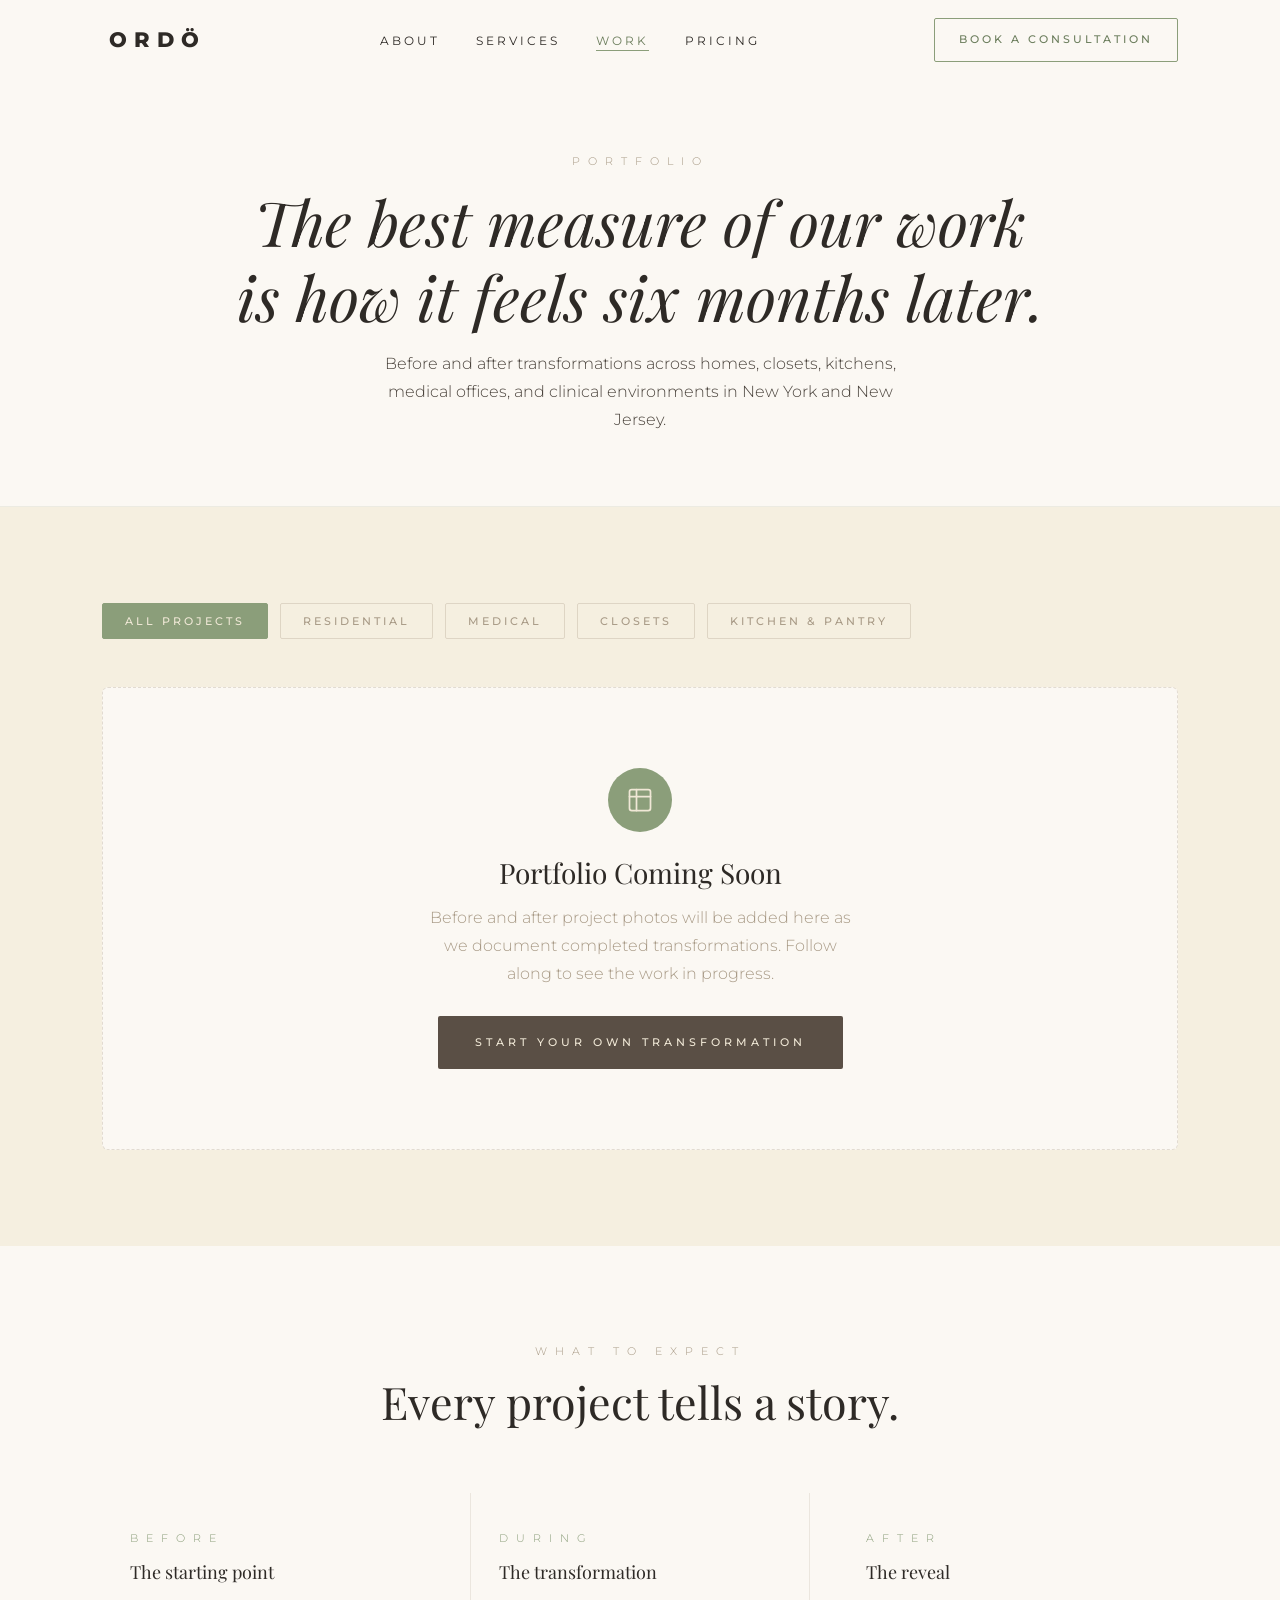
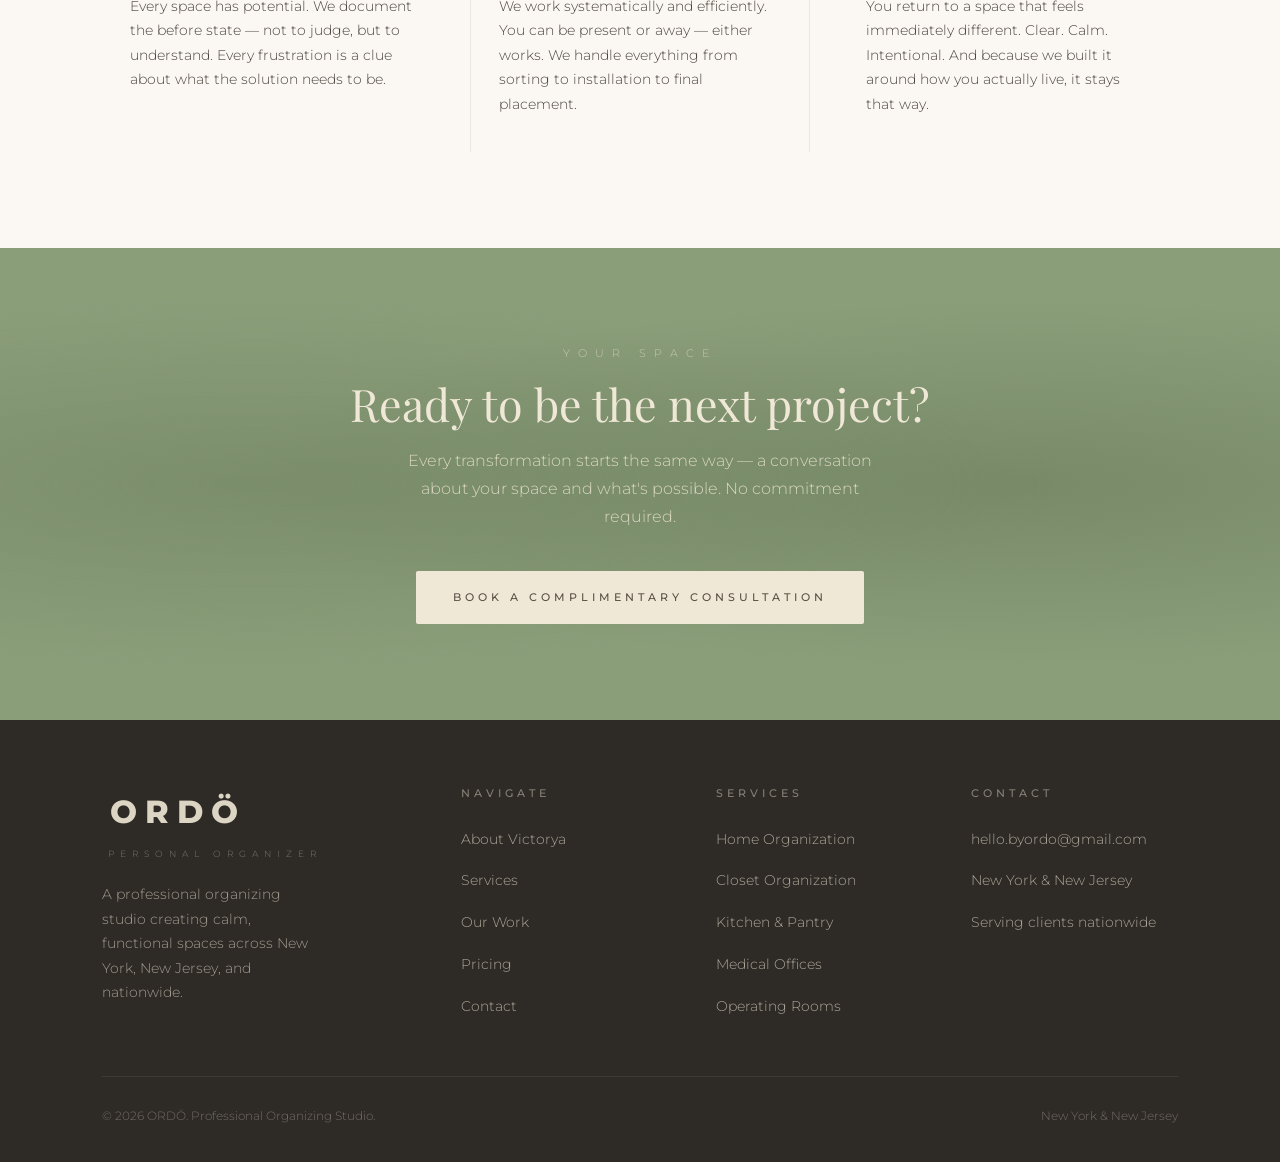
<file: gallery.html>
<!DOCTYPE html>
<html lang="en">
<head>
  <meta charset="UTF-8">
  <meta name="viewport" content="width=device-width, initial-scale=1.0">
  <title>Our Work · Before &amp; After Gallery · ORDÖ</title>
  <meta name="description" content="Browse ORDÖ's portfolio of residential and medical organizing transformations across New York City and New Jersey. Before and after photos of real client projects.">
  <link rel="canonical" href="https://byordo.com/gallery.html">
  <link rel="icon" type="image/svg+xml" href="brand/logo/ordo-favicon.svg">
  <link rel="stylesheet" href="css/style.css">
  <style>
    .gallery-filter {
      display: flex;
      gap: 12px;
      margin-bottom: 48px;
      flex-wrap: wrap;
    }
    .filter-btn {
      font-size: 11px;
      font-weight: 500;
      letter-spacing: 3px;
      text-transform: uppercase;
      padding: 10px 22px;
      border: 1px solid rgba(168,154,134,.3);
      border-radius: 2px;
      color: var(--taupe);
      background: transparent;
      cursor: pointer;
      transition: all .2s;
    }
    .filter-btn.active,
    .filter-btn:hover {
      background: var(--sage);
      border-color: var(--sage);
      color: var(--ivory);
    }
    .gallery-coming-soon {
      grid-column: 1 / -1;
      padding: 80px 40px;
      text-align: center;
      background: var(--linen);
      border-radius: var(--radius);
      border: 1px dashed rgba(168,154,134,.3);
    }
    .gallery-coming-soon h3 {
      font-size: 28px;
      color: var(--charcoal);
      margin-bottom: 14px;
    }
    .gallery-coming-soon p {
      font-size: 16px;
      color: var(--taupe);
      max-width: 440px;
      margin: 0 auto 28px;
    }
  </style>
</head>
<body>

  <!-- Navigation -->
  <header class="nav" id="nav">
    <div class="container">
      <a href="index.html" class="nav-logo" aria-label="ORDÖ Home">
        <span class="nav-wordmark">ORDÖ</span>
      </a>
      <ul class="nav-links" role="list">
        <li><a href="about.html">About</a></li>
        <li><a href="services.html">Services</a></li>
        <li><a href="gallery.html" class="active">Work</a></li>
        <li><a href="pricing.html">Pricing</a></li>
      </ul>
      <a href="contact.html" class="btn-nav">Book a Consultation</a>
      <button class="nav-toggle" id="nav-toggle" aria-label="Open navigation menu" aria-expanded="false">
        <span></span><span></span><span></span>
      </button>
    </div>
  </header>

  <!-- Mobile Drawer -->
  <div class="nav-drawer" id="nav-drawer" role="dialog" aria-label="Navigation menu" aria-hidden="true">
    <button class="nav-drawer-close" id="nav-drawer-close" aria-label="Close navigation menu">&times;</button>
    <nav>
      <a href="about.html">About</a>
      <a href="services.html">Services</a>
      <a href="gallery.html">Work</a>
      <a href="pricing.html">Pricing</a>
    </nav>
    <a href="contact.html" class="btn btn-dark">Book a Consultation</a>
  </div>

  <main>

    <!-- ── Page Hero ── -->
    <div class="page-hero">
      <div class="container">
        <span class="eyebrow">Portfolio</span>
        <h1>The best measure of our work<br>is how it feels six months later.</h1>
        <p>Before and after transformations across homes, closets, kitchens, medical offices, and clinical environments in New York and New Jersey.</p>
      </div>
    </div>

    <!-- ── Gallery ── -->
    <section class="section-cream" aria-label="Project gallery">
      <div class="container">

        <div class="gallery-filter" role="group" aria-label="Filter by category">
          <button class="filter-btn active" data-filter="all">All Projects</button>
          <button class="filter-btn" data-filter="residential">Residential</button>
          <button class="filter-btn" data-filter="medical">Medical</button>
          <button class="filter-btn" data-filter="closet">Closets</button>
          <button class="filter-btn" data-filter="kitchen">Kitchen &amp; Pantry</button>
        </div>

        <div class="gallery-grid" id="gallery-grid">
          <!-- Coming soon state — replaced with real photos as they're collected -->
          <div class="gallery-coming-soon fade-up">
            <div style="width:64px; height:64px; background:var(--sage); border-radius:50%; display:flex; align-items:center; justify-content:center; margin:0 auto 24px;">
              <svg viewBox="0 0 24 24" fill="none" stroke="#F0E8D6" stroke-width="1.5" stroke-linecap="round" stroke-linejoin="round" width="28" height="28" aria-hidden="true"><rect x="3" y="3" width="18" height="18" rx="2"/><path d="M3 9h18M9 3v18"/></svg>
            </div>
            <h3>Portfolio Coming Soon</h3>
            <p>Before and after project photos will be added here as we document completed transformations. Follow along to see the work in progress.</p>
            <a href="contact.html" class="btn btn-dark">Start Your Own Transformation</a>
          </div>
        </div>

      </div>
    </section>

    <!-- ── What to Expect ── -->
    <section class="section-linen" aria-label="What a transformation looks like">
      <div class="container">
        <div class="section-header fade-up">
          <span class="eyebrow">What to Expect</span>
          <h2>Every project tells a story.</h2>
        </div>
        <div class="grid-3 fade-up">
          <div style="padding: 36px 28px;">
            <span class="eyebrow" style="color:var(--sage);">Before</span>
            <h4 style="font-size:18px; margin:12px 0 10px;">The starting point</h4>
            <p style="font-size:14px;">Every space has potential. We document the before state — not to judge, but to understand. Every frustration is a clue about what the solution needs to be.</p>
          </div>
          <div style="padding: 36px 28px; border-left: 1px solid rgba(168,154,134,.2); border-right: 1px solid rgba(168,154,134,.2);">
            <span class="eyebrow" style="color:var(--sage);">During</span>
            <h4 style="font-size:18px; margin:12px 0 10px;">The transformation</h4>
            <p style="font-size:14px;">We work systematically and efficiently. You can be present or away — either works. We handle everything from sorting to installation to final placement.</p>
          </div>
          <div style="padding: 36px 28px;">
            <span class="eyebrow" style="color:var(--sage);">After</span>
            <h4 style="font-size:18px; margin:12px 0 10px;">The reveal</h4>
            <p style="font-size:14px;">You return to a space that feels immediately different. Clear. Calm. Intentional. And because we built it around how you actually live, it stays that way.</p>
          </div>
        </div>
      </div>
    </section>

    <!-- ── CTA ── -->
    <section class="cta-section" aria-label="Start your project">
      <div class="container">
        <span class="eyebrow" style="color:rgba(240,232,214,.6)">Your Space</span>
        <h2>Ready to be the next project?</h2>
        <p>Every transformation starts the same way — a conversation about your space and what's possible. No commitment required.</p>
        <a href="contact.html" class="btn btn-primary">Book a Complimentary Consultation</a>
      </div>
    </section>

  </main>

  <!-- ── Footer ── -->
  <footer>
    <div class="container">
      <div class="footer-grid">
        <div>
          <div class="footer-logo">
            <span class="footer-wordmark">ORDÖ</span>
            <span class="footer-descriptor">Personal Organizer</span>
          </div>
          <p class="footer-tagline">A professional organizing studio creating calm, functional spaces across New York, New Jersey, and nationwide.</p>
        </div>
        <div class="footer-col">
          <h5>Navigate</h5>
          <ul role="list">
            <li><a href="about.html">About Victorya</a></li>
            <li><a href="services.html">Services</a></li>
            <li><a href="gallery.html">Our Work</a></li>
            <li><a href="pricing.html">Pricing</a></li>
            <li><a href="contact.html">Contact</a></li>
          </ul>
        </div>
        <div class="footer-col">
          <h5>Services</h5>
          <ul role="list">
            <li><a href="services.html#residential">Home Organization</a></li>
            <li><a href="services.html#residential">Closet Organization</a></li>
            <li><a href="services.html#residential">Kitchen &amp; Pantry</a></li>
            <li><a href="services.html#medical">Medical Offices</a></li>
            <li><a href="services.html#medical">Operating Rooms</a></li>
          </ul>
        </div>
        <div class="footer-col">
          <h5>Contact</h5>
          <ul role="list">
            <li><a href="mailto:hello.byordo@gmail.com">hello.byordo@gmail.com</a></li>
            <li><a href="contact.html">New York &amp; New Jersey</a></li>
            <li><a href="contact.html">Serving clients nationwide</a></li>
          </ul>
        </div>
      </div>
      <div class="footer-bottom">
        <p>&copy; 2026 ORDÖ. Professional Organizing Studio.</p>
        <p>New York &amp; New Jersey</p>
      </div>
    </div>
  </footer>

  <script src="js/main.js"></script>
</body>
</html>
</file>
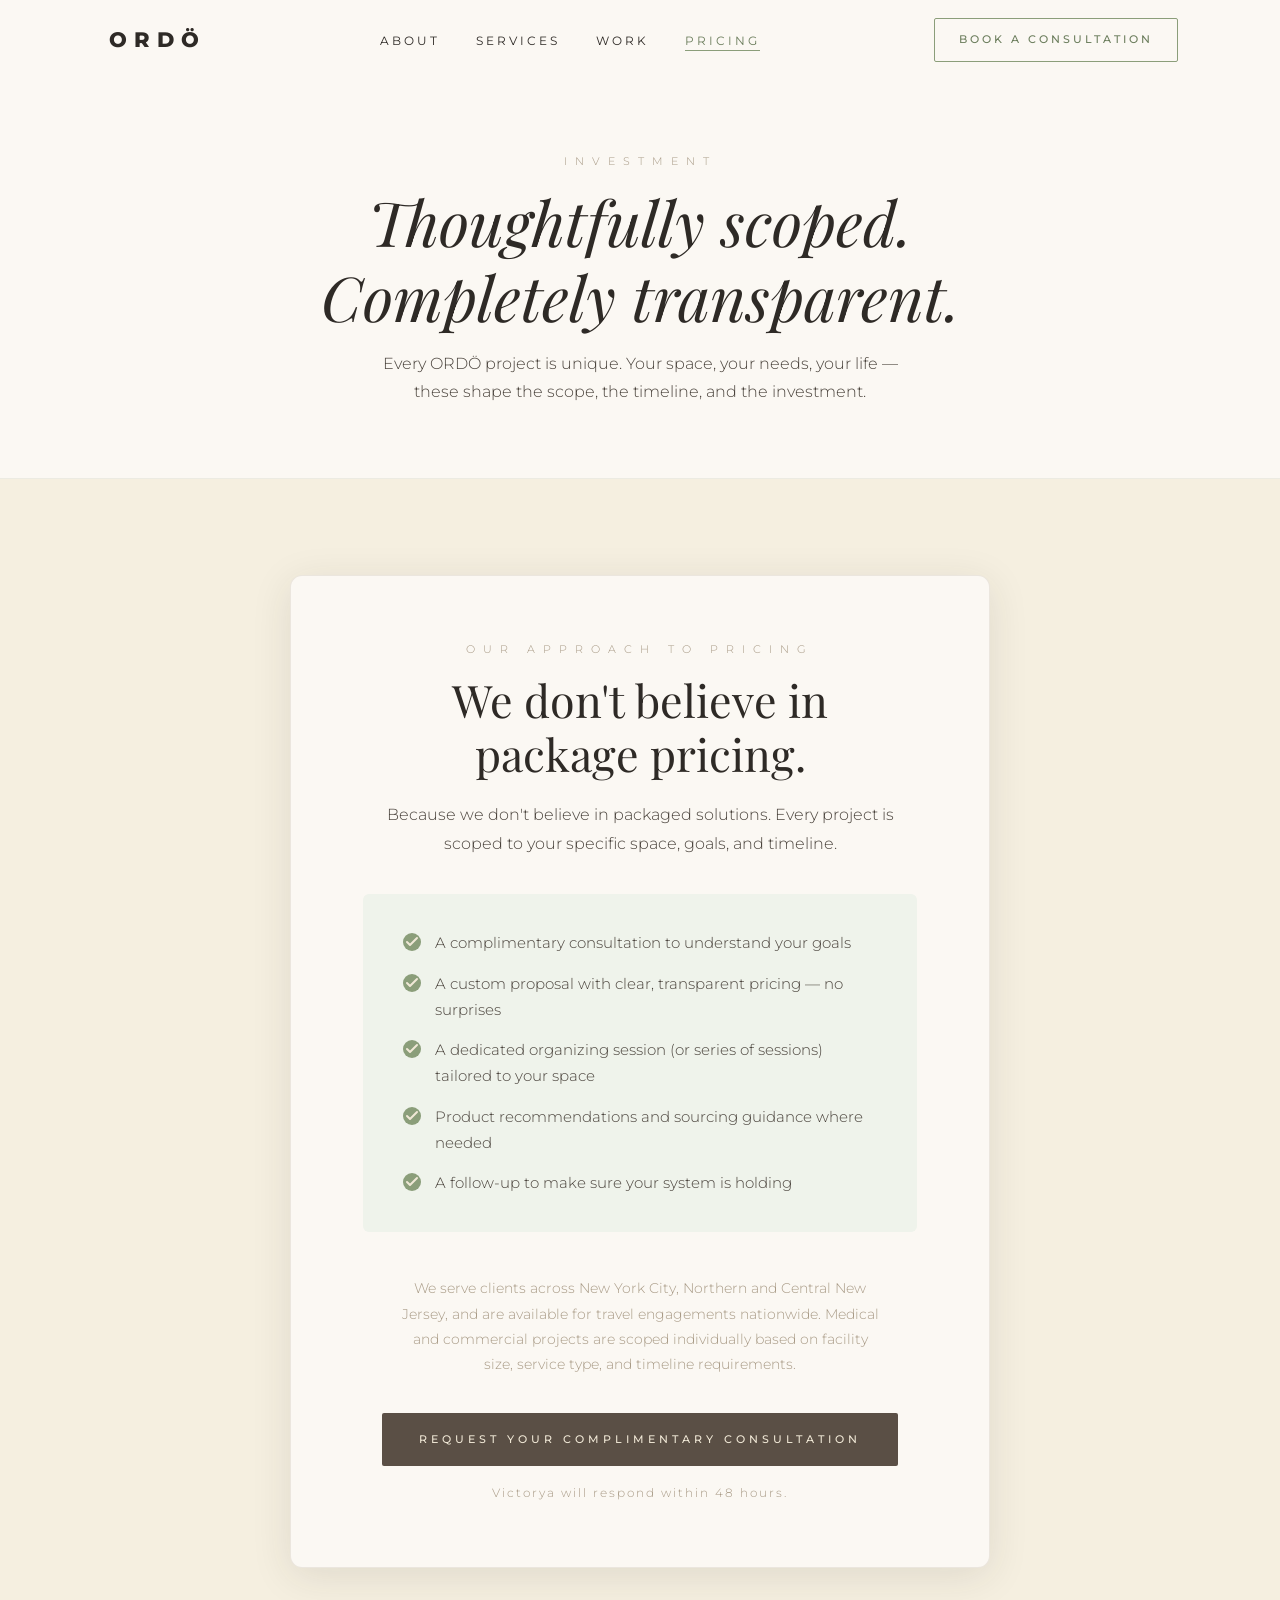
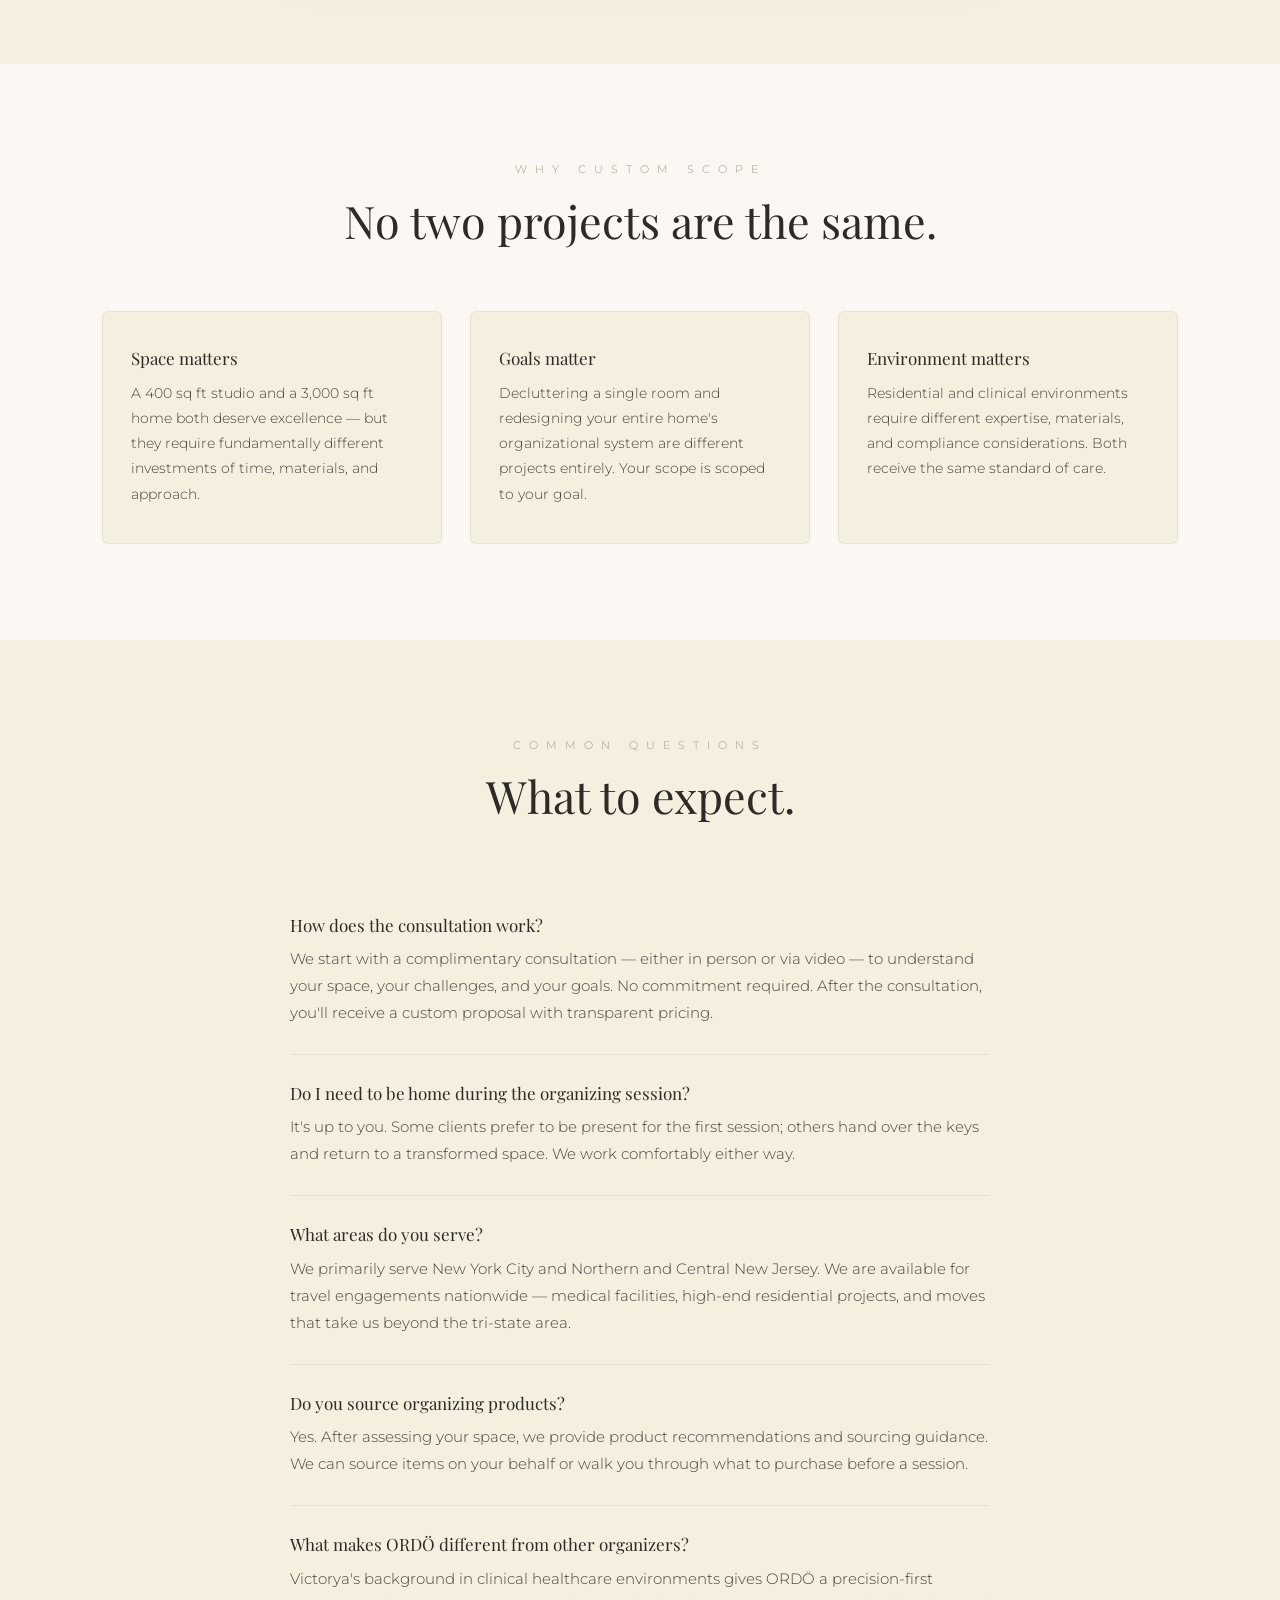
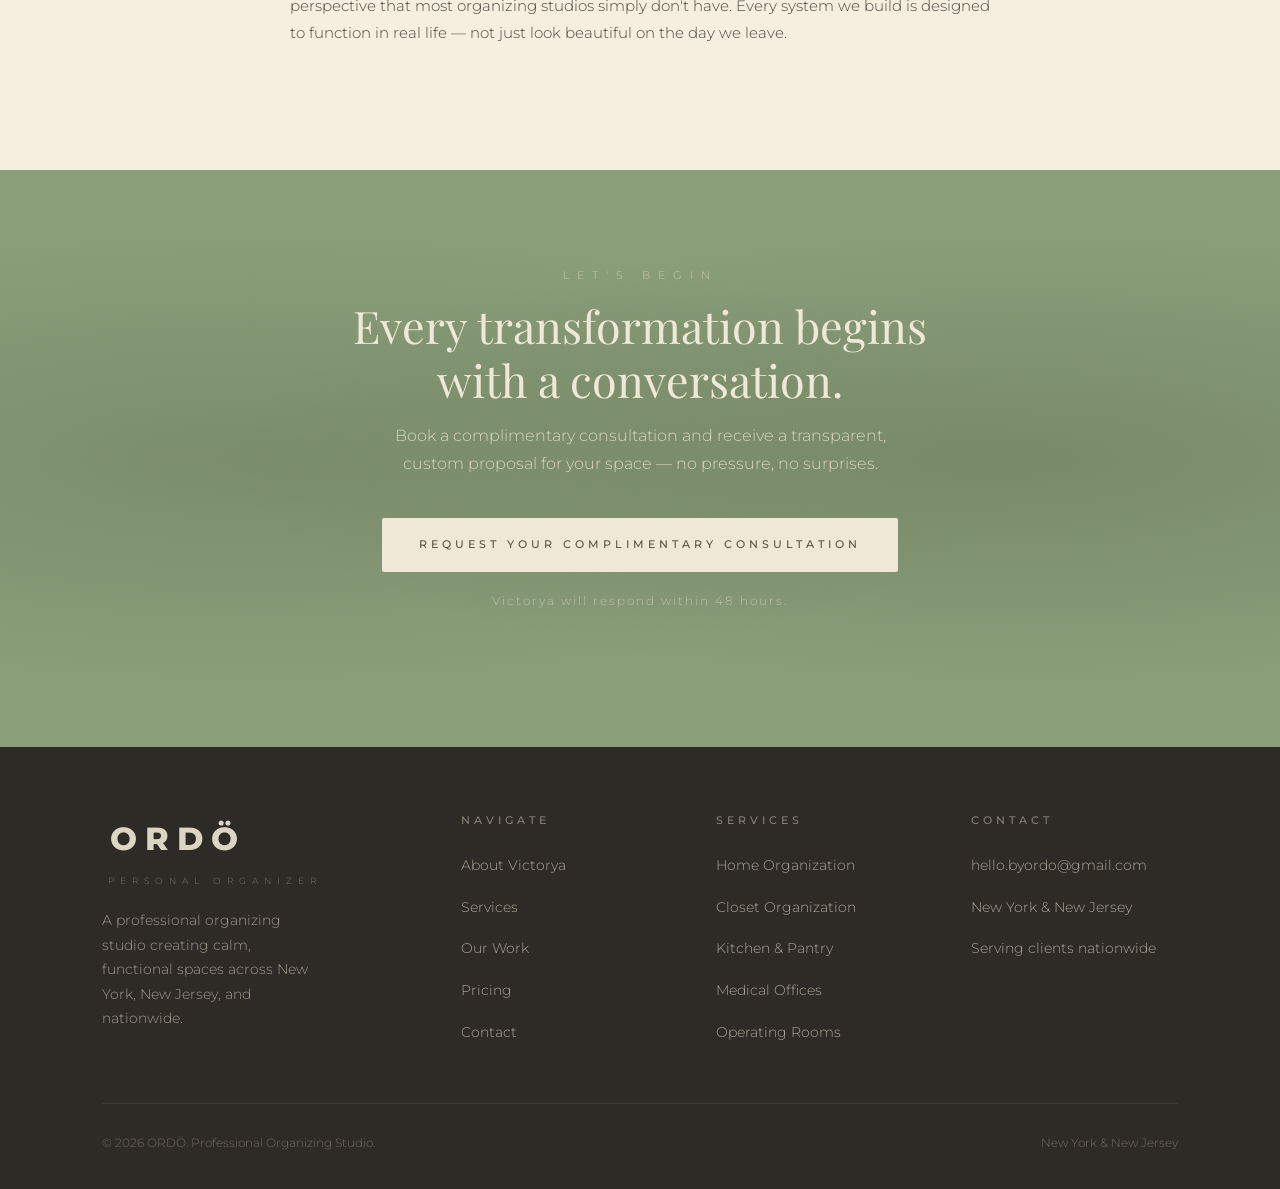
<file: pricing.html>
<!DOCTYPE html>
<html lang="en">
<head>
  <meta charset="UTF-8">
  <meta name="viewport" content="width=device-width, initial-scale=1.0">
  <title>Pricing &amp; Consultations · ORDÖ Professional Organizing</title>
  <meta name="description" content="Every ORDÖ project is custom-scoped. Request a complimentary consultation and receive a transparent proposal tailored to your space, goals, and timeline.">
  <link rel="canonical" href="https://byordo.com/pricing.html">
  <link rel="icon" type="image/svg+xml" href="brand/logo/ordo-favicon.svg">
  <link rel="stylesheet" href="css/style.css">
</head>
<body>

  <!-- Navigation -->
  <header class="nav" id="nav">
    <div class="container">
      <a href="index.html" class="nav-logo" aria-label="ORDÖ Home">
        <span class="nav-wordmark">ORDÖ</span>
      </a>
      <ul class="nav-links" role="list">
        <li><a href="about.html">About</a></li>
        <li><a href="services.html">Services</a></li>
        <li><a href="gallery.html">Work</a></li>
        <li><a href="pricing.html" class="active">Pricing</a></li>
      </ul>
      <a href="contact.html" class="btn-nav">Book a Consultation</a>
      <button class="nav-toggle" id="nav-toggle" aria-label="Open navigation menu" aria-expanded="false">
        <span></span><span></span><span></span>
      </button>
    </div>
  </header>

  <!-- Mobile Drawer -->
  <div class="nav-drawer" id="nav-drawer" role="dialog" aria-label="Navigation menu" aria-hidden="true">
    <button class="nav-drawer-close" id="nav-drawer-close" aria-label="Close navigation menu">&times;</button>
    <nav>
      <a href="about.html">About</a>
      <a href="services.html">Services</a>
      <a href="gallery.html">Work</a>
      <a href="pricing.html">Pricing</a>
    </nav>
    <a href="contact.html" class="btn btn-dark">Book a Consultation</a>
  </div>

  <main>

    <!-- ── Page Hero ── -->
    <div class="page-hero">
      <div class="container">
        <span class="eyebrow">Investment</span>
        <h1>Thoughtfully scoped.<br>Completely transparent.</h1>
        <p>Every ORDÖ project is unique. Your space, your needs, your life — these shape the scope, the timeline, and the investment.</p>
      </div>
    </div>

    <!-- ── Pricing Card ── -->
    <section class="section-cream" aria-label="Pricing approach">
      <div class="container">
        <div class="pricing-card fade-up">
          <span class="eyebrow" style="justify-content:center; display:flex;">Our Approach to Pricing</span>
          <h2>We don't believe in<br>package pricing.</h2>
          <p class="lead">Because we don't believe in packaged solutions. Every project is scoped to your specific space, goals, and timeline.</p>

          <ul class="pricing-includes" aria-label="What every project includes">
            <li>A complimentary consultation to understand your goals</li>
            <li>A custom proposal with clear, transparent pricing — no surprises</li>
            <li>A dedicated organizing session (or series of sessions) tailored to your space</li>
            <li>Product recommendations and sourcing guidance where needed</li>
            <li>A follow-up to make sure your system is holding</li>
          </ul>

          <p style="font-size:14px; color:var(--taupe); max-width:480px; margin:0 auto 36px; line-height:1.8;">
            We serve clients across New York City, Northern and Central New Jersey, and are available for travel engagements nationwide. Medical and commercial projects are scoped individually based on facility size, service type, and timeline requirements.
          </p>

          <a href="contact.html" class="btn btn-dark">Request Your Complimentary Consultation</a>
          <p style="font-size:12px; color:var(--taupe); letter-spacing:2px; margin-top:16px;">Victorya will respond within 48 hours.</p>
        </div>
      </div>
    </section>

    <!-- ── Why Custom Pricing ── -->
    <section class="section-linen" aria-label="Why custom pricing">
      <div class="container">
        <div class="section-header fade-up">
          <span class="eyebrow">Why Custom Scope</span>
          <h2>No two projects are the same.</h2>
        </div>
        <div class="grid-3 fade-up">
          <div style="padding: 36px 28px; background: var(--cream); border-radius: var(--radius); border: 1px solid rgba(168,154,134,.15);">
            <h4 style="font-size:17px; margin-bottom:12px;">Space matters</h4>
            <p style="font-size:14px; line-height:1.8;">A 400 sq ft studio and a 3,000 sq ft home both deserve excellence — but they require fundamentally different investments of time, materials, and approach.</p>
          </div>
          <div style="padding: 36px 28px; background: var(--cream); border-radius: var(--radius); border: 1px solid rgba(168,154,134,.15);">
            <h4 style="font-size:17px; margin-bottom:12px;">Goals matter</h4>
            <p style="font-size:14px; line-height:1.8;">Decluttering a single room and redesigning your entire home's organizational system are different projects entirely. Your scope is scoped to your goal.</p>
          </div>
          <div style="padding: 36px 28px; background: var(--cream); border-radius: var(--radius); border: 1px solid rgba(168,154,134,.15);">
            <h4 style="font-size:17px; margin-bottom:12px;">Environment matters</h4>
            <p style="font-size:14px; line-height:1.8;">Residential and clinical environments require different expertise, materials, and compliance considerations. Both receive the same standard of care.</p>
          </div>
        </div>
      </div>
    </section>

    <!-- ── FAQ ── -->
    <section class="section-cream" aria-label="Common questions">
      <div class="container">
        <div class="section-header fade-up">
          <span class="eyebrow">Common Questions</span>
          <h2>What to expect.</h2>
        </div>
        <div style="max-width:700px; margin:0 auto;" class="fade-up">
          <div style="padding:28px 0; border-bottom: 1px solid rgba(168,154,134,.2);">
            <h4 style="font-size:17px; color:var(--charcoal); margin-bottom:10px;">How does the consultation work?</h4>
            <p style="font-size:15px; line-height:1.8;">We start with a complimentary consultation — either in person or via video — to understand your space, your challenges, and your goals. No commitment required. After the consultation, you'll receive a custom proposal with transparent pricing.</p>
          </div>
          <div style="padding:28px 0; border-bottom: 1px solid rgba(168,154,134,.2);">
            <h4 style="font-size:17px; color:var(--charcoal); margin-bottom:10px;">Do I need to be home during the organizing session?</h4>
            <p style="font-size:15px; line-height:1.8;">It's up to you. Some clients prefer to be present for the first session; others hand over the keys and return to a transformed space. We work comfortably either way.</p>
          </div>
          <div style="padding:28px 0; border-bottom: 1px solid rgba(168,154,134,.2);">
            <h4 style="font-size:17px; color:var(--charcoal); margin-bottom:10px;">What areas do you serve?</h4>
            <p style="font-size:15px; line-height:1.8;">We primarily serve New York City and Northern and Central New Jersey. We are available for travel engagements nationwide — medical facilities, high-end residential projects, and moves that take us beyond the tri-state area.</p>
          </div>
          <div style="padding:28px 0; border-bottom: 1px solid rgba(168,154,134,.2);">
            <h4 style="font-size:17px; color:var(--charcoal); margin-bottom:10px;">Do you source organizing products?</h4>
            <p style="font-size:15px; line-height:1.8;">Yes. After assessing your space, we provide product recommendations and sourcing guidance. We can source items on your behalf or walk you through what to purchase before a session.</p>
          </div>
          <div style="padding:28px 0;">
            <h4 style="font-size:17px; color:var(--charcoal); margin-bottom:10px;">What makes ORDÖ different from other organizers?</h4>
            <p style="font-size:15px; line-height:1.8;">Victorya's background in clinical healthcare environments gives ORDÖ a precision-first perspective that most organizing studios simply don't have. Every system we build is designed to function in real life — not just look beautiful on the day we leave.</p>
          </div>
        </div>
      </div>
    </section>

    <!-- ── CTA ── -->
    <section class="cta-section" aria-label="Book a consultation">
      <div class="container">
        <span class="eyebrow" style="color:rgba(240,232,214,.6)">Let's Begin</span>
        <h2>Every transformation begins<br>with a conversation.</h2>
        <p>Book a complimentary consultation and receive a transparent, custom proposal for your space — no pressure, no surprises.</p>
        <a href="contact.html" class="btn btn-primary">Request Your Complimentary Consultation</a>
        <p style="font-size:12px; color:rgba(240,232,214,.55); letter-spacing:2px; margin-top:18px;">Victorya will respond within 48 hours.</p>
      </div>
    </section>

  </main>

  <!-- ── Footer ── -->
  <footer>
    <div class="container">
      <div class="footer-grid">
        <div>
          <div class="footer-logo">
            <span class="footer-wordmark">ORDÖ</span>
            <span class="footer-descriptor">Personal Organizer</span>
          </div>
          <p class="footer-tagline">A professional organizing studio creating calm, functional spaces across New York, New Jersey, and nationwide.</p>
        </div>
        <div class="footer-col">
          <h5>Navigate</h5>
          <ul role="list">
            <li><a href="about.html">About Victorya</a></li>
            <li><a href="services.html">Services</a></li>
            <li><a href="gallery.html">Our Work</a></li>
            <li><a href="pricing.html">Pricing</a></li>
            <li><a href="contact.html">Contact</a></li>
          </ul>
        </div>
        <div class="footer-col">
          <h5>Services</h5>
          <ul role="list">
            <li><a href="services.html#residential">Home Organization</a></li>
            <li><a href="services.html#residential">Closet Organization</a></li>
            <li><a href="services.html#residential">Kitchen &amp; Pantry</a></li>
            <li><a href="services.html#medical">Medical Offices</a></li>
            <li><a href="services.html#medical">Operating Rooms</a></li>
          </ul>
        </div>
        <div class="footer-col">
          <h5>Contact</h5>
          <ul role="list">
            <li><a href="mailto:hello.byordo@gmail.com">hello.byordo@gmail.com</a></li>
            <li><a href="contact.html">New York &amp; New Jersey</a></li>
            <li><a href="contact.html">Serving clients nationwide</a></li>
          </ul>
        </div>
      </div>
      <div class="footer-bottom">
        <p>&copy; 2026 ORDÖ. Professional Organizing Studio.</p>
        <p>New York &amp; New Jersey</p>
      </div>
    </div>
  </footer>

  <script src="js/main.js"></script>
</body>
</html>
</file>
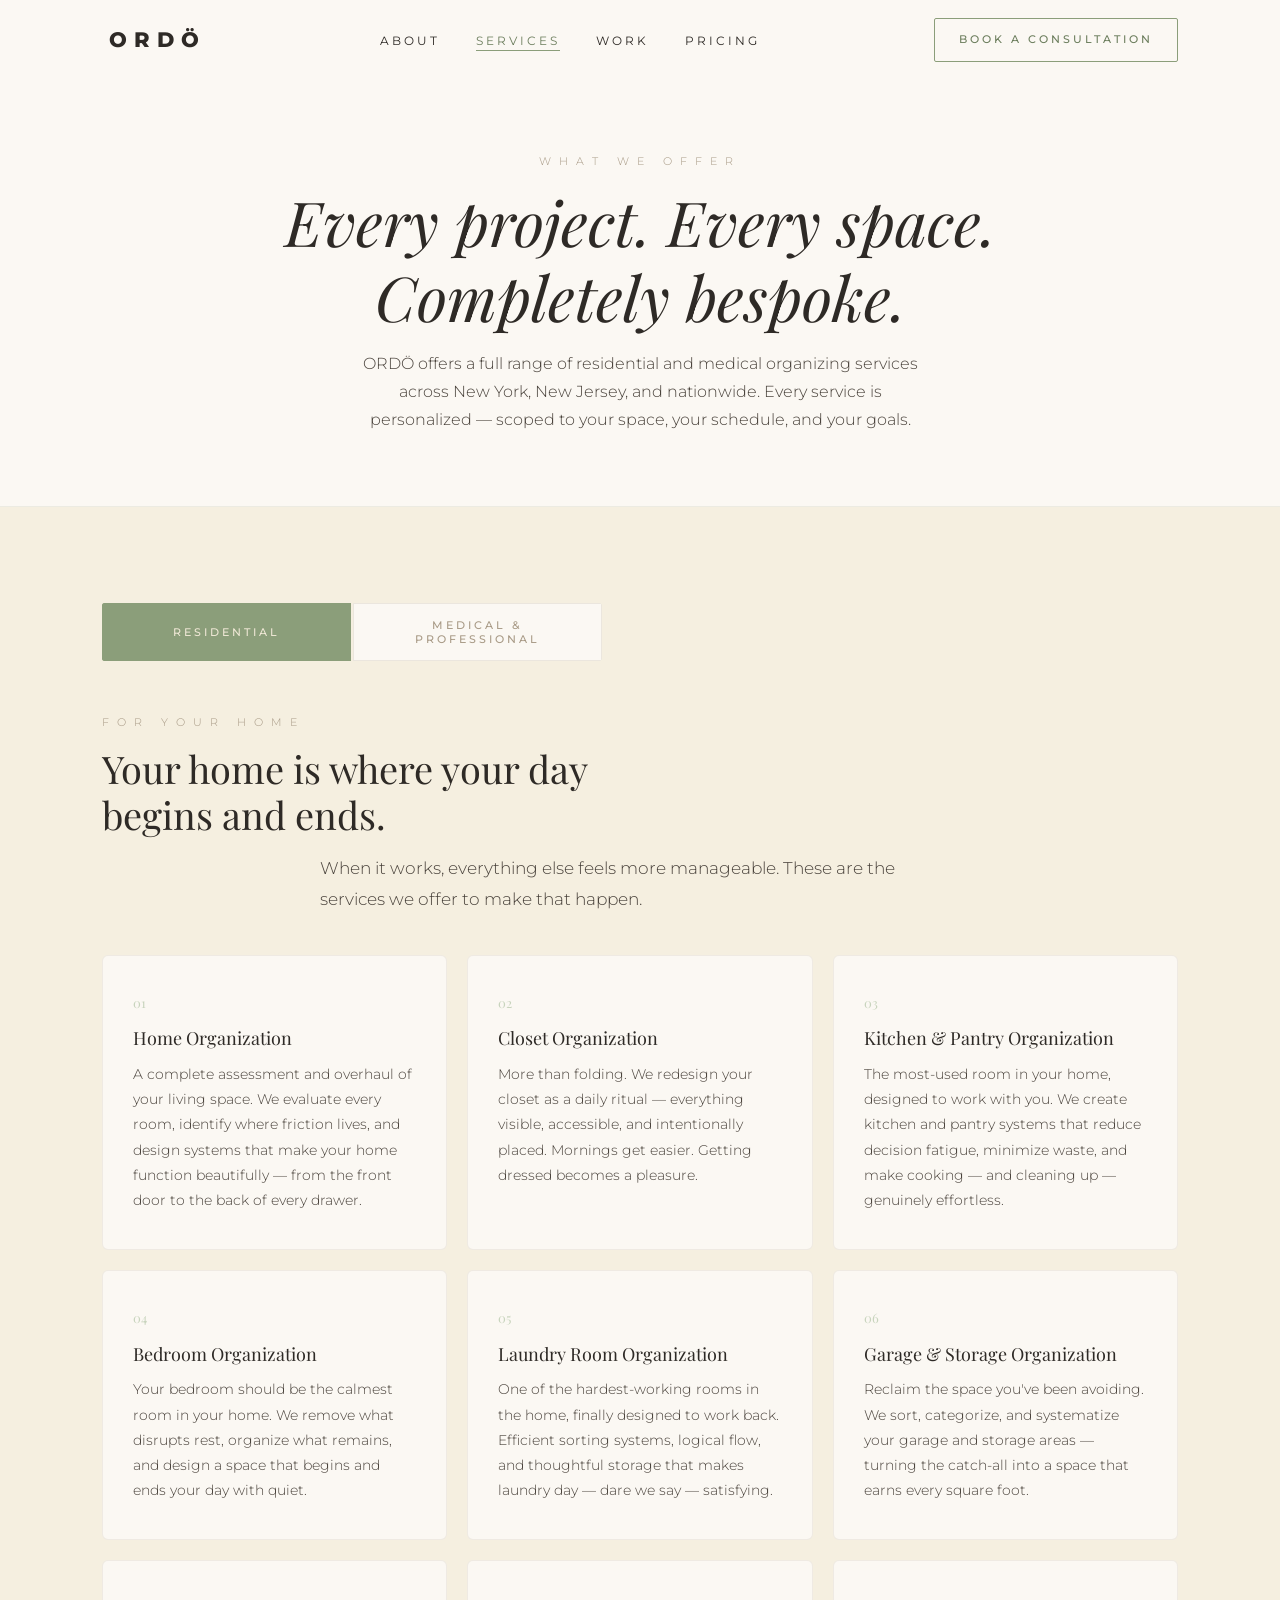
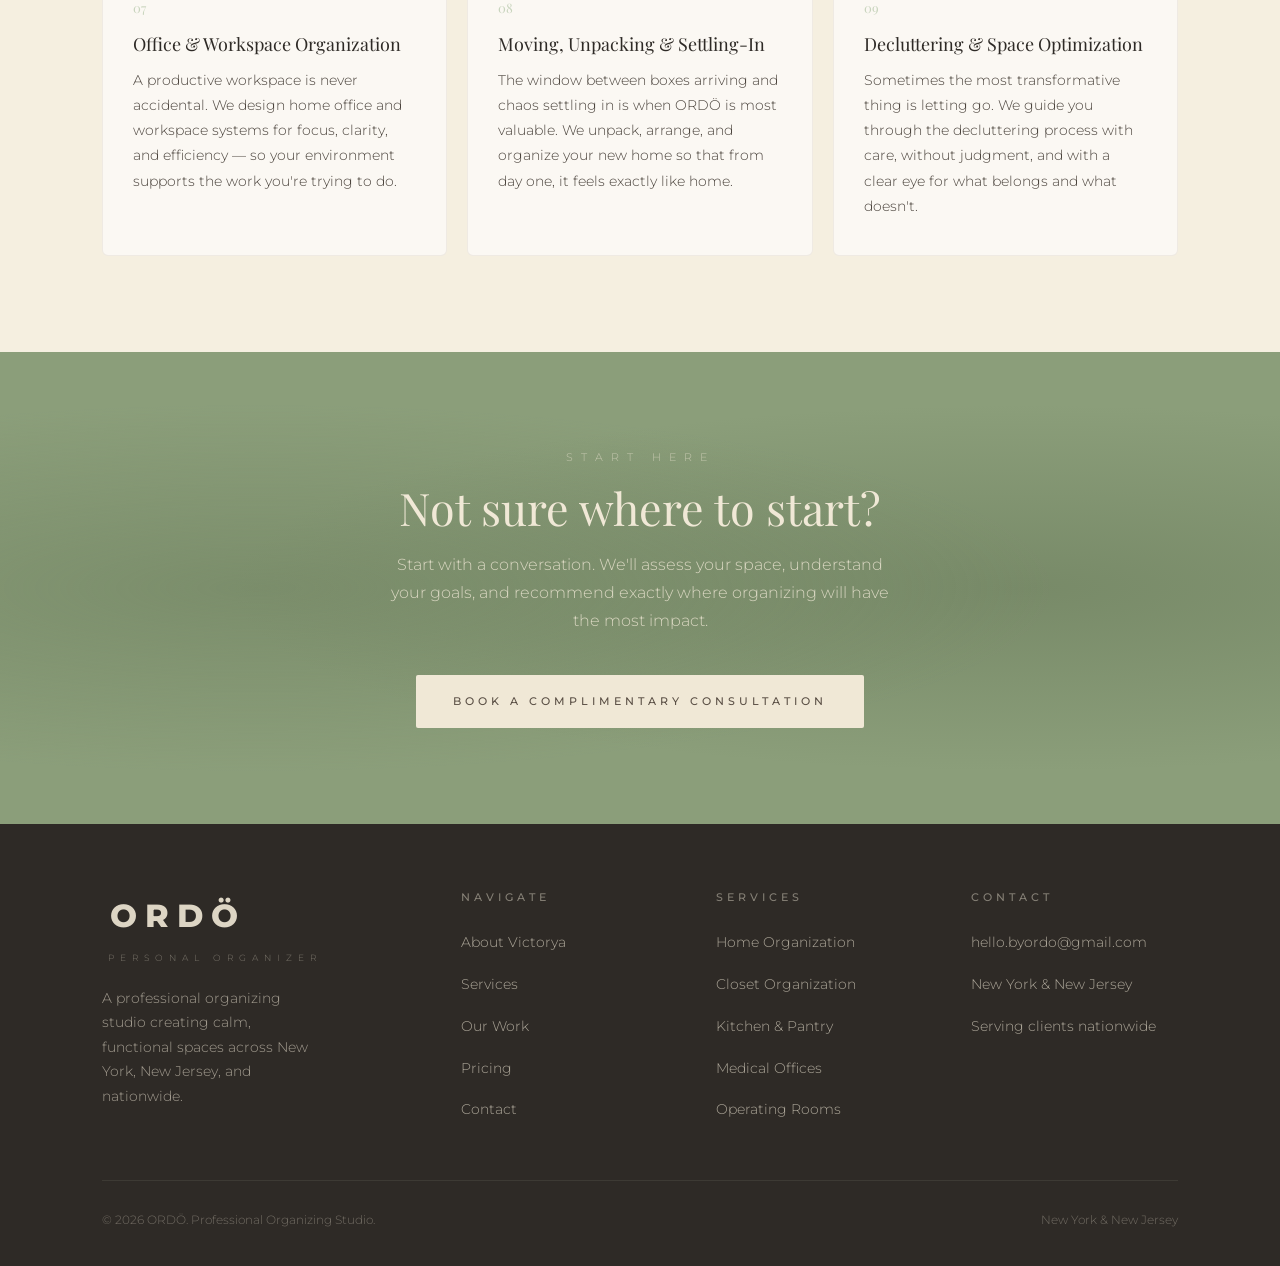
<file: services.html>
<!DOCTYPE html>
<html lang="en">
<head>
  <meta charset="UTF-8">
  <meta name="viewport" content="width=device-width, initial-scale=1.0">
  <title>Services · Residential &amp; Medical Organizing · ORDÖ</title>
  <meta name="description" content="ORDÖ offers full-service residential and medical organizing across New York City and New Jersey. Closets, kitchens, operating rooms, supply rooms — every service is completely personalized.">
  <link rel="canonical" href="https://byordo.com/services.html">
  <link rel="icon" type="image/svg+xml" href="brand/logo/ordo-favicon.svg">
  <link rel="stylesheet" href="css/style.css">
</head>
<body>

  <!-- Navigation -->
  <header class="nav" id="nav">
    <div class="container">
      <a href="index.html" class="nav-logo" aria-label="ORDÖ Home">
        <span class="nav-wordmark">ORDÖ</span>
      </a>
      <ul class="nav-links" role="list">
        <li><a href="about.html">About</a></li>
        <li><a href="services.html" class="active">Services</a></li>
        <li><a href="gallery.html">Work</a></li>
        <li><a href="pricing.html">Pricing</a></li>
      </ul>
      <a href="contact.html" class="btn-nav">Book a Consultation</a>
      <button class="nav-toggle" id="nav-toggle" aria-label="Open navigation menu" aria-expanded="false">
        <span></span><span></span><span></span>
      </button>
    </div>
  </header>

  <!-- Mobile Drawer -->
  <div class="nav-drawer" id="nav-drawer" role="dialog" aria-label="Navigation menu" aria-hidden="true">
    <button class="nav-drawer-close" id="nav-drawer-close" aria-label="Close navigation menu">&times;</button>
    <nav>
      <a href="about.html">About</a>
      <a href="services.html">Services</a>
      <a href="gallery.html">Work</a>
      <a href="pricing.html">Pricing</a>
    </nav>
    <a href="contact.html" class="btn btn-dark">Book a Consultation</a>
  </div>

  <main>

    <!-- ── Page Hero ── -->
    <div class="page-hero">
      <div class="container">
        <span class="eyebrow">What We Offer</span>
        <h1>Every project. Every space.<br>Completely bespoke.</h1>
        <p>ORDÖ offers a full range of residential and medical organizing services across New York, New Jersey, and nationwide. Every service is personalized — scoped to your space, your schedule, and your goals.</p>
      </div>
    </div>

    <!-- ── Services Content ── -->
    <section class="section-cream" id="services-section" aria-label="All services">
      <div class="container">

        <!-- Tabs -->
        <div class="service-tabs" role="tablist" aria-label="Service categories">
          <button class="tab-btn active" id="tab-residential" role="tab" aria-selected="true" aria-controls="panel-residential" data-panel="residential">
            Residential
          </button>
          <button class="tab-btn" id="tab-medical" role="tab" aria-selected="false" aria-controls="panel-medical" data-panel="medical">
            Medical &amp; Professional
          </button>
        </div>

        <!-- Residential Panel -->
        <div id="panel-residential" role="tabpanel" aria-labelledby="tab-residential">
          <div class="section-header" style="text-align:left; margin-bottom:40px;">
            <span class="eyebrow">For Your Home</span>
            <h2 style="font-size:clamp(24px,3vw,38px);">Your home is where your day<br>begins and ends.</h2>
            <p class="lead" style="margin-top:14px;">When it works, everything else feels more manageable. These are the services we offer to make that happen.</p>
          </div>
          <div class="services-grid" id="residential">
            <article class="service-card fade-up">
              <span class="service-num">01</span>
              <h4>Home Organization</h4>
              <p>A complete assessment and overhaul of your living space. We evaluate every room, identify where friction lives, and design systems that make your home function beautifully — from the front door to the back of every drawer.</p>
            </article>
            <article class="service-card fade-up">
              <span class="service-num">02</span>
              <h4>Closet Organization</h4>
              <p>More than folding. We redesign your closet as a daily ritual — everything visible, accessible, and intentionally placed. Mornings get easier. Getting dressed becomes a pleasure.</p>
            </article>
            <article class="service-card fade-up">
              <span class="service-num">03</span>
              <h4>Kitchen &amp; Pantry Organization</h4>
              <p>The most-used room in your home, designed to work with you. We create kitchen and pantry systems that reduce decision fatigue, minimize waste, and make cooking — and cleaning up — genuinely effortless.</p>
            </article>
            <article class="service-card fade-up">
              <span class="service-num">04</span>
              <h4>Bedroom Organization</h4>
              <p>Your bedroom should be the calmest room in your home. We remove what disrupts rest, organize what remains, and design a space that begins and ends your day with quiet.</p>
            </article>
            <article class="service-card fade-up">
              <span class="service-num">05</span>
              <h4>Laundry Room Organization</h4>
              <p>One of the hardest-working rooms in the home, finally designed to work back. Efficient sorting systems, logical flow, and thoughtful storage that makes laundry day — dare we say — satisfying.</p>
            </article>
            <article class="service-card fade-up">
              <span class="service-num">06</span>
              <h4>Garage &amp; Storage Organization</h4>
              <p>Reclaim the space you've been avoiding. We sort, categorize, and systematize your garage and storage areas — turning the catch-all into a space that earns every square foot.</p>
            </article>
            <article class="service-card fade-up">
              <span class="service-num">07</span>
              <h4>Office &amp; Workspace Organization</h4>
              <p>A productive workspace is never accidental. We design home office and workspace systems for focus, clarity, and efficiency — so your environment supports the work you're trying to do.</p>
            </article>
            <article class="service-card fade-up">
              <span class="service-num">08</span>
              <h4>Moving, Unpacking &amp; Settling-In</h4>
              <p>The window between boxes arriving and chaos settling in is when ORDÖ is most valuable. We unpack, arrange, and organize your new home so that from day one, it feels exactly like home.</p>
            </article>
            <article class="service-card fade-up">
              <span class="service-num">09</span>
              <h4>Decluttering &amp; Space Optimization</h4>
              <p>Sometimes the most transformative thing is letting go. We guide you through the decluttering process with care, without judgment, and with a clear eye for what belongs and what doesn't.</p>
            </article>
          </div>
        </div>

        <!-- Medical Panel -->
        <div id="panel-medical" role="tabpanel" aria-labelledby="tab-medical" hidden>
          <div class="section-header" style="text-align:left; margin-bottom:40px;">
            <span class="eyebrow">For Your Practice</span>
            <h2 style="font-size:clamp(24px,3vw,38px);">Precision-level systems for<br>clinical environments.</h2>
            <p class="lead" style="margin-top:14px;">Victorya brings a rare combination: the precision of healthcare experience and the eye of a professional organizer. These services are designed for the clinicians, administrators, and practice owners who understand that an organized environment isn't a preference — it's a requirement.</p>
          </div>
          <div class="services-grid" id="medical">
            <article class="service-card fade-up">
              <span class="service-num">01</span>
              <h4>Medical Office Organization</h4>
              <p>A disorganized medical office costs time, creates friction, and affects patient experience. We design administrative and clinical systems — from reception to exam rooms — that run smoothly from the first appointment to the last.</p>
            </article>
            <article class="service-card fade-up">
              <span class="service-num">02</span>
              <h4>Clinic Organization</h4>
              <p>Every clinic has its own rhythm. We learn yours — and design organizational systems that move with it, not against it. The result: a clinic that feels calm, professional, and in control.</p>
            </article>
            <article class="service-card fade-up">
              <span class="service-num">03</span>
              <h4>Operating Room Organization</h4>
              <p>In an OR, organization is a patient safety matter. We bring rigorous, precision-driven systems to surgical environments — instrument accessibility, supply placement, procedural flow — all designed to support your team and your outcomes.</p>
            </article>
            <article class="service-card fade-up">
              <span class="service-num">04</span>
              <h4>Supply Room Organization</h4>
              <p>Supply rooms that actually function: categorized, clearly labeled, and restocked with ease. We create inventory systems that eliminate the daily search, reduce waste, and give your team back the time they were spending looking for things.</p>
            </article>
            <article class="service-card fade-up">
              <span class="service-num">05</span>
              <h4>Inventory &amp; Storage Optimization</h4>
              <p>From medical supplies to administrative materials, we build inventory management systems that reduce expired stock, support compliance, and give you clear visibility into what you have and what you need.</p>
            </article>
            <article class="service-card fade-up">
              <span class="service-num">06</span>
              <h4>Administrative Workspace Organization</h4>
              <p>The behind-the-scenes infrastructure of a well-run practice. We organize billing stations, records areas, scheduling spaces, and staff workspaces for maximum efficiency and minimum friction.</p>
            </article>
            <article class="service-card fade-up">
              <span class="service-num">07</span>
              <h4>Workflow &amp; Efficiency Systems</h4>
              <p>We observe how your team moves through the day and identify where organization — or the lack of it — creates friction. Then we design environmental systems that reduce that friction at every step.</p>
            </article>
            <article class="service-card fade-up">
              <span class="service-num">08</span>
              <h4>Customized Organizational Solutions</h4>
              <p>Not every clinical environment fits a standard framework. We design bespoke systems for specialty clinics, research environments, multi-specialty practices, and any healthcare space with unique operational needs.</p>
            </article>
          </div>
        </div>

      </div>
    </section>

    <!-- ── CTA ── -->
    <section class="cta-section" aria-label="Start a project">
      <div class="container">
        <span class="eyebrow" style="color:rgba(240,232,214,.6)">Start Here</span>
        <h2>Not sure where to start?</h2>
        <p>Start with a conversation. We'll assess your space, understand your goals, and recommend exactly where organizing will have the most impact.</p>
        <a href="contact.html" class="btn btn-primary">Book a Complimentary Consultation</a>
      </div>
    </section>

  </main>

  <!-- ── Footer ── -->
  <footer>
    <div class="container">
      <div class="footer-grid">
        <div>
          <div class="footer-logo">
            <span class="footer-wordmark">ORDÖ</span>
            <span class="footer-descriptor">Personal Organizer</span>
          </div>
          <p class="footer-tagline">A professional organizing studio creating calm, functional spaces across New York, New Jersey, and nationwide.</p>
        </div>
        <div class="footer-col">
          <h5>Navigate</h5>
          <ul role="list">
            <li><a href="about.html">About Victorya</a></li>
            <li><a href="services.html">Services</a></li>
            <li><a href="gallery.html">Our Work</a></li>
            <li><a href="pricing.html">Pricing</a></li>
            <li><a href="contact.html">Contact</a></li>
          </ul>
        </div>
        <div class="footer-col">
          <h5>Services</h5>
          <ul role="list">
            <li><a href="services.html#residential">Home Organization</a></li>
            <li><a href="services.html#residential">Closet Organization</a></li>
            <li><a href="services.html#residential">Kitchen &amp; Pantry</a></li>
            <li><a href="services.html#medical">Medical Offices</a></li>
            <li><a href="services.html#medical">Operating Rooms</a></li>
          </ul>
        </div>
        <div class="footer-col">
          <h5>Contact</h5>
          <ul role="list">
            <li><a href="mailto:hello.byordo@gmail.com">hello.byordo@gmail.com</a></li>
            <li><a href="contact.html">New York &amp; New Jersey</a></li>
            <li><a href="contact.html">Serving clients nationwide</a></li>
          </ul>
        </div>
      </div>
      <div class="footer-bottom">
        <p>&copy; 2026 ORDÖ. Professional Organizing Studio.</p>
        <p>New York &amp; New Jersey</p>
      </div>
    </div>
  </footer>

  <script src="js/main.js"></script>
</body>
</html>
</file>
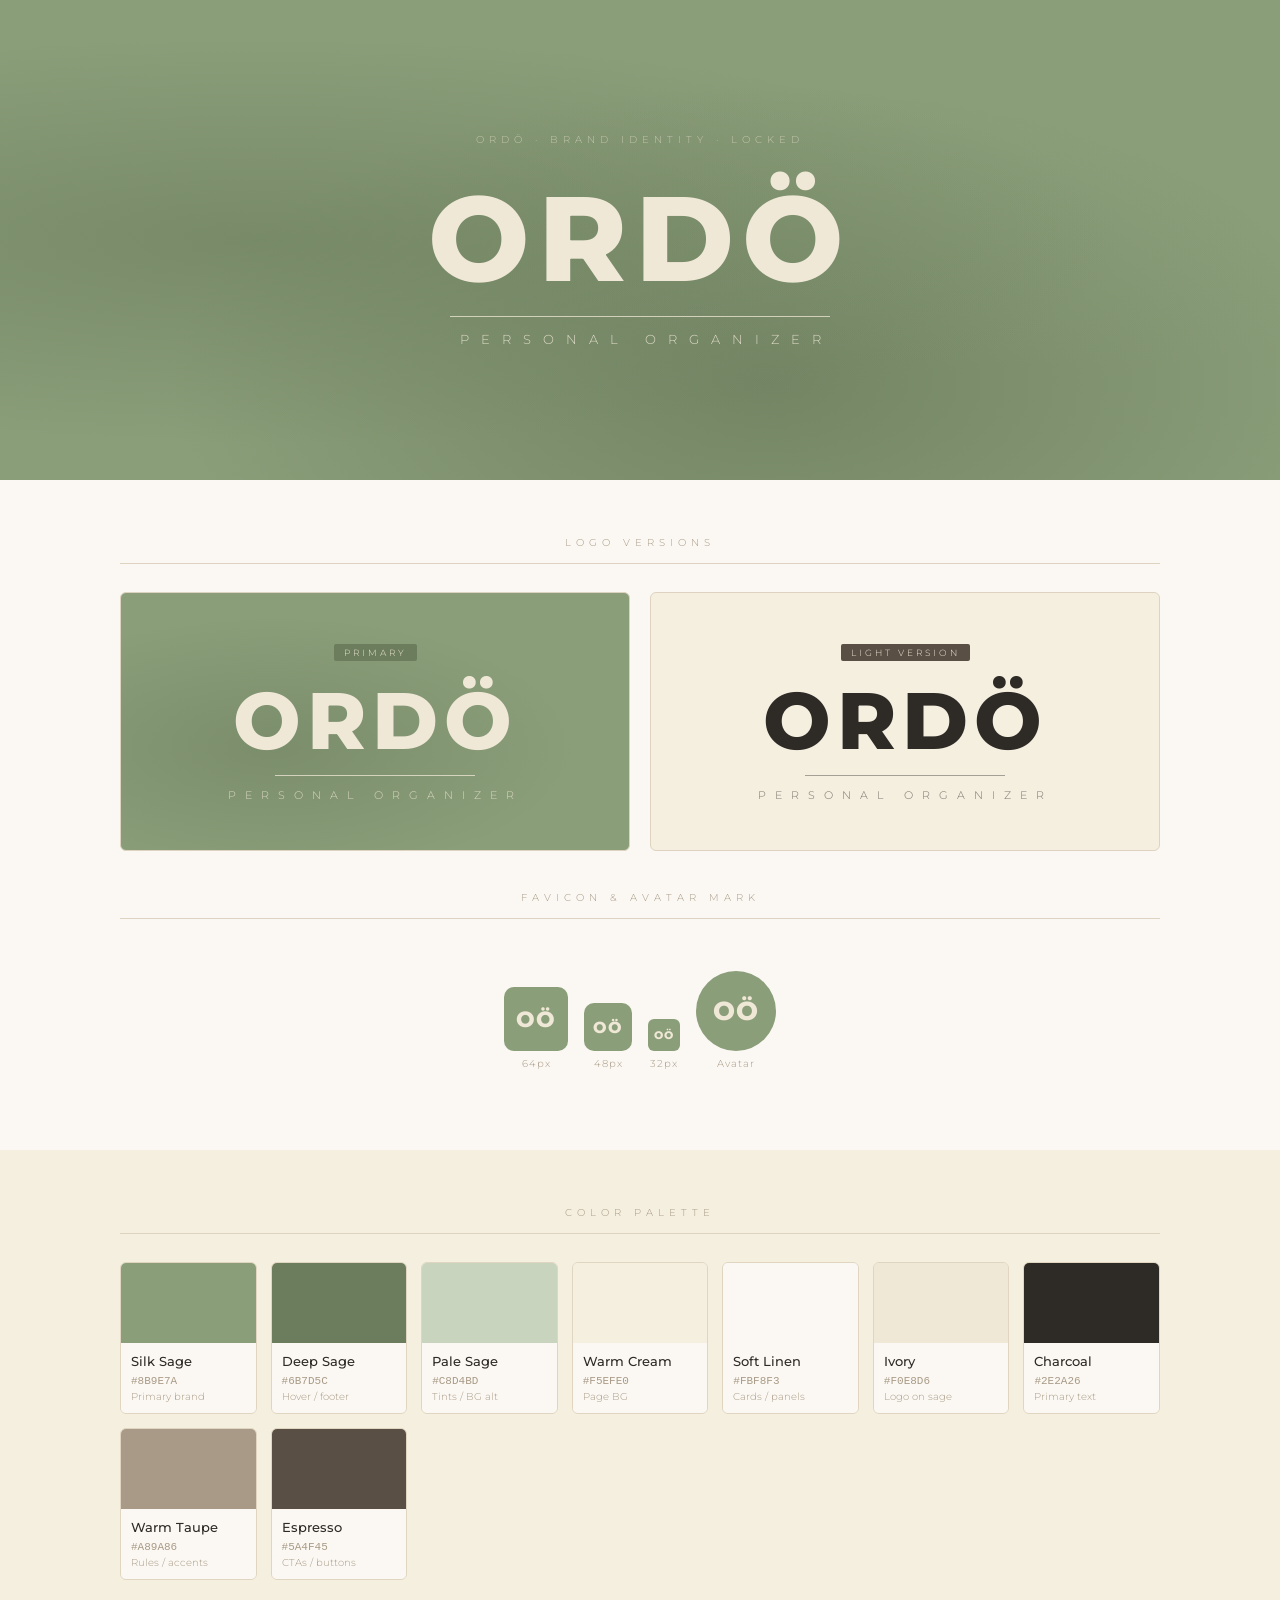
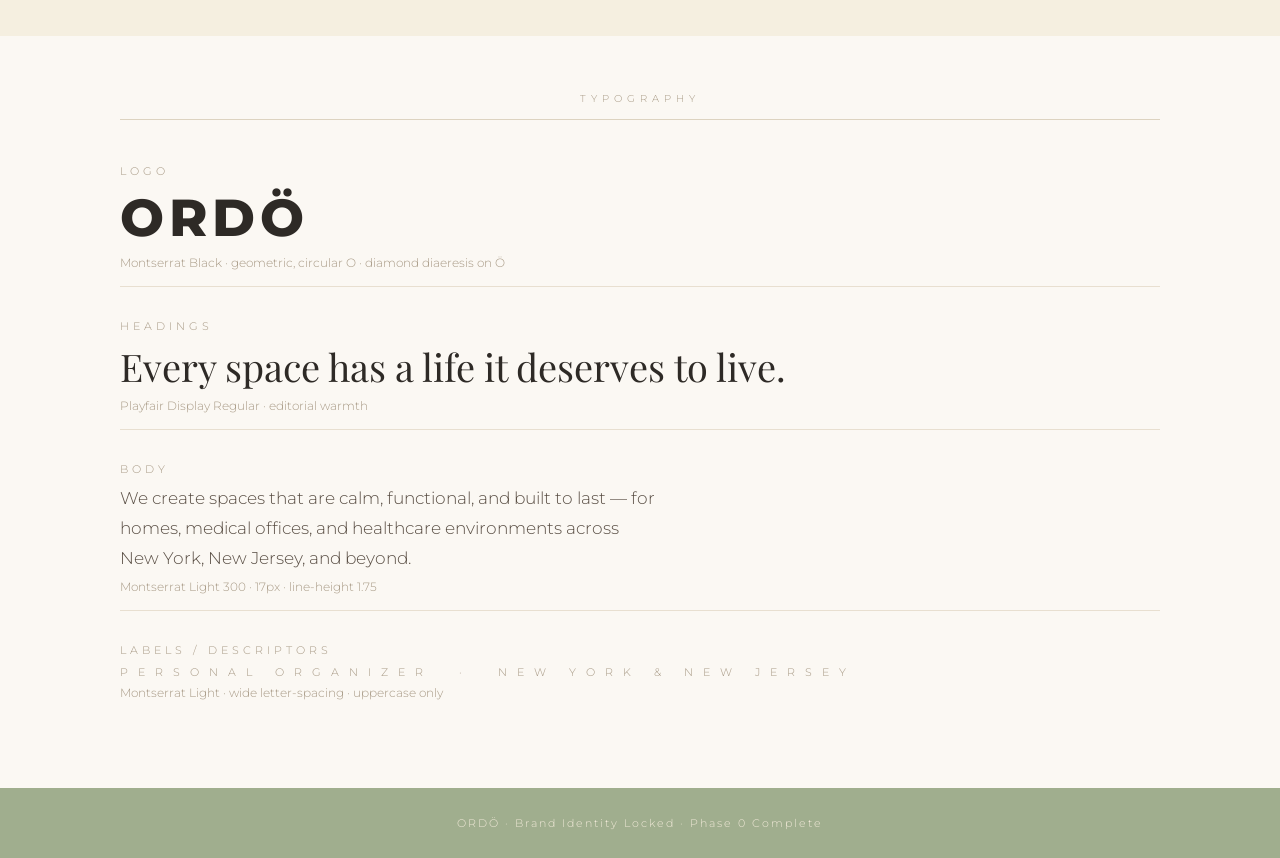
<file: brand/brand-preview.html>
<!DOCTYPE html>
<html lang="en">
<head>
<meta charset="UTF-8">
<meta name="viewport" content="width=device-width, initial-scale=1.0">
<title>ORDÖ — Brand Preview (Locked)</title>
<link rel="preconnect" href="https://fonts.googleapis.com">
<link rel="preconnect" href="https://fonts.gstatic.com" crossorigin>
<link href="https://fonts.googleapis.com/css2?family=Playfair+Display:ital,wght@0,400;0,500;1,400&family=Montserrat:wght@200;300;400;500;700;800&display=swap" rel="stylesheet">
<style>
  :root{
    --sage:#8B9E7A; --sage-dark:#6B7D5C; --sage-pale:#C8D4BD;
    --cream:#F5EFE0; --linen:#FBF8F3; --ivory:#F0E8D6;
    --charcoal:#2E2A26; --taupe:#A89A86; --espresso:#5A4F45;
  }
  *{box-sizing:border-box;margin:0;padding:0}
  body{background:var(--cream);color:var(--charcoal);font-family:'Montserrat',sans-serif;font-weight:300;padding:0}

  /* HERO — sage silk */
  .hero{
    background:var(--sage);
    background-image:
      radial-gradient(ellipse at 20% 50%, rgba(107,125,92,0.6) 0%, transparent 60%),
      radial-gradient(ellipse at 80% 20%, rgba(139,158,122,0.4) 0%, transparent 50%),
      radial-gradient(ellipse at 60% 80%, rgba(91,108,77,0.5) 0%, transparent 55%);
    min-height:480px;display:flex;flex-direction:column;align-items:center;justify-content:center;
    padding:60px 24px;text-align:center;
  }
  .logo-wordmark{
    font-family:'Montserrat',sans-serif;font-weight:800;font-size:clamp(72px,12vw,120px);
    letter-spacing:8px;color:var(--ivory);line-height:1;
  }
  .logo-rule{width:min(380px,60vw);height:1px;background:var(--ivory);opacity:.75;margin:18px auto 14px}
  .logo-desc{font-weight:300;font-size:13px;letter-spacing:12px;text-transform:uppercase;color:var(--ivory);opacity:.85;padding-left:12px}
  .hero-tag{font-size:10px;letter-spacing:5px;text-transform:uppercase;color:var(--ivory);opacity:.6;margin-bottom:32px}

  /* sections */
  .section{padding:56px 24px}
  .wrap{max-width:1040px;margin:0 auto}
  .sh{font-size:10px;letter-spacing:5px;text-transform:uppercase;color:var(--taupe);
      text-align:center;margin-bottom:28px;padding-bottom:14px;border-bottom:1px solid #ddd3c0}

  /* palette */
  .swatches{display:grid;grid-template-columns:repeat(auto-fill,minmax(130px,1fr));gap:14px}
  .sw{border-radius:6px;overflow:hidden;border:1px solid #e0d5c0}
  .sw .chip{height:80px}
  .sw .meta{padding:10px;background:var(--linen)}
  .sw b{display:block;font-weight:500;font-size:13px}
  .sw code{color:var(--taupe);font-size:11px}

  /* logo versions */
  .logo-grid{display:grid;grid-template-columns:1fr 1fr;gap:20px}
  @media(max-width:640px){.logo-grid{grid-template-columns:1fr}}
  .logo-card{border-radius:6px;padding:48px 24px;text-align:center;border:1px solid #ddd3c0}
  .logo-card.sage-bg{background:var(--sage);background-image:radial-gradient(ellipse at 30% 60%,rgba(107,125,92,.5) 0%,transparent 60%)}
  .logo-card.cream-bg{background:var(--cream)}
  .wm{font-family:'Montserrat',sans-serif;font-weight:800;font-size:clamp(48px,8vw,80px);letter-spacing:6px;line-height:1}
  .wm.light{color:var(--ivory)}
  .wm.dark{color:var(--charcoal)}
  .lrule{width:200px;height:1px;margin:14px auto 12px}
  .lrule.light{background:var(--ivory);opacity:.75}
  .lrule.dark{background:var(--charcoal);opacity:.4}
  .ldesc{font-size:11px;letter-spacing:9px;text-transform:uppercase}
  .ldesc.light{color:var(--ivory);opacity:.8}
  .ldesc.dark{color:var(--charcoal);opacity:.6}

  /* type */
  .type-row{margin:16px 0;padding:16px 0;border-bottom:1px solid #e8dfd0}
  .type-row:last-child{border-bottom:none}
  .pf{font-family:'Playfair Display',serif}

  /* favicon */
  .fav-row{display:flex;gap:16px;align-items:flex-end;justify-content:center;flex-wrap:wrap;padding:24px 0}
  .fav-box{text-align:center}
  .fav-box span{display:block;font-size:10px;color:var(--taupe);margin-top:6px;letter-spacing:1px}
  .fbox{border-radius:10px;background:var(--sage);display:flex;align-items:center;justify-content:center}
  .fbox .fw{font-family:'Montserrat',sans-serif;font-weight:800;color:var(--ivory);letter-spacing:1px}

  .locked{display:inline-block;background:var(--sage-dark);color:var(--ivory);
    font-size:9px;letter-spacing:3px;text-transform:uppercase;padding:3px 10px;border-radius:2px;margin-bottom:20px}
</style>
</head>
<body>

<!-- HERO: primary logo on sage -->
<div class="hero">
  <div class="hero-tag">ORDÖ · Brand Identity · Locked</div>
  <div class="logo-wordmark">ORDÖ</div>
  <div class="logo-rule"></div>
  <div class="logo-desc">Personal Organizer</div>
</div>

<!-- LOGO VERSIONS -->
<div class="section" style="background:var(--linen)">
  <div class="wrap">
    <div class="sh">Logo Versions</div>
    <div class="logo-grid">

      <div class="logo-card sage-bg">
        <div class="locked">Primary</div>
        <div class="wm light">ORDÖ</div>
        <div class="lrule light"></div>
        <div class="ldesc light">Personal Organizer</div>
      </div>

      <div class="logo-card cream-bg">
        <div class="locked" style="background:var(--espresso)">Light Version</div>
        <div class="wm dark">ORDÖ</div>
        <div class="lrule dark"></div>
        <div class="ldesc dark">Personal Organizer</div>
      </div>

    </div>

    <!-- Favicons -->
    <div class="sh" style="margin-top:40px">Favicon &amp; Avatar Mark</div>
    <div class="fav-row">
      <div class="fav-box">
        <div class="fbox" style="width:64px;height:64px">
          <div class="fw" style="font-size:22px">OÖ</div>
        </div>
        <span>64px</span>
      </div>
      <div class="fav-box">
        <div class="fbox" style="width:48px;height:48px">
          <div class="fw" style="font-size:16px">OÖ</div>
        </div>
        <span>48px</span>
      </div>
      <div class="fav-box">
        <div class="fbox" style="width:32px;height:32px;border-radius:6px">
          <div class="fw" style="font-size:11px">OÖ</div>
        </div>
        <span>32px</span>
      </div>
      <div class="fav-box">
        <div class="fbox" style="width:80px;height:80px;border-radius:50%">
          <div class="fw" style="font-size:26px">OÖ</div>
        </div>
        <span>Avatar</span>
      </div>
    </div>
  </div>
</div>

<!-- PALETTE -->
<div class="section">
  <div class="wrap">
    <div class="sh">Color Palette</div>
    <div class="swatches">
      <div class="sw"><div class="chip" style="background:#8B9E7A"></div><div class="meta"><b>Silk Sage</b><code>#8B9E7A</code><div style="font-size:10px;color:#A89A86;margin-top:2px">Primary brand</div></div></div>
      <div class="sw"><div class="chip" style="background:#6B7D5C"></div><div class="meta"><b>Deep Sage</b><code>#6B7D5C</code><div style="font-size:10px;color:#A89A86;margin-top:2px">Hover / footer</div></div></div>
      <div class="sw"><div class="chip" style="background:#C8D4BD"></div><div class="meta"><b>Pale Sage</b><code>#C8D4BD</code><div style="font-size:10px;color:#A89A86;margin-top:2px">Tints / BG alt</div></div></div>
      <div class="sw"><div class="chip" style="background:#F5EFE0"></div><div class="meta"><b>Warm Cream</b><code>#F5EFE0</code><div style="font-size:10px;color:#A89A86;margin-top:2px">Page BG</div></div></div>
      <div class="sw"><div class="chip" style="background:#FBF8F3"></div><div class="meta"><b>Soft Linen</b><code>#FBF8F3</code><div style="font-size:10px;color:#A89A86;margin-top:2px">Cards / panels</div></div></div>
      <div class="sw"><div class="chip" style="background:#F0E8D6"></div><div class="meta"><b>Ivory</b><code>#F0E8D6</code><div style="font-size:10px;color:#A89A86;margin-top:2px">Logo on sage</div></div></div>
      <div class="sw"><div class="chip" style="background:#2E2A26"></div><div class="meta"><b>Charcoal</b><code>#2E2A26</code><div style="font-size:10px;color:#A89A86;margin-top:2px">Primary text</div></div></div>
      <div class="sw"><div class="chip" style="background:#A89A86"></div><div class="meta"><b>Warm Taupe</b><code>#A89A86</code><div style="font-size:10px;color:#A89A86;margin-top:2px">Rules / accents</div></div></div>
      <div class="sw"><div class="chip" style="background:#5A4F45"></div><div class="meta"><b>Espresso</b><code>#5A4F45</code><div style="font-size:10px;color:#A89A86;margin-top:2px">CTAs / buttons</div></div></div>
    </div>
  </div>
</div>

<!-- TYPOGRAPHY -->
<div class="section" style="background:var(--linen)">
  <div class="wrap">
    <div class="sh">Typography</div>
    <div class="type-row">
      <div style="font-size:11px;letter-spacing:4px;text-transform:uppercase;color:var(--taupe);margin-bottom:8px">Logo</div>
      <div style="font-family:'Montserrat',sans-serif;font-weight:800;font-size:52px;letter-spacing:5px;color:var(--charcoal)">ORDÖ</div>
      <div style="font-size:12px;color:var(--taupe);margin-top:6px">Montserrat Black · geometric, circular O · diamond diaeresis on Ö</div>
    </div>
    <div class="type-row">
      <div style="font-size:11px;letter-spacing:4px;text-transform:uppercase;color:var(--taupe);margin-bottom:8px">Headings</div>
      <div class="pf" style="font-size:38px;font-weight:400;color:var(--charcoal)">Every space has a life it deserves to live.</div>
      <div style="font-size:12px;color:var(--taupe);margin-top:6px">Playfair Display Regular · editorial warmth</div>
    </div>
    <div class="type-row">
      <div style="font-size:11px;letter-spacing:4px;text-transform:uppercase;color:var(--taupe);margin-bottom:8px">Body</div>
      <div style="font-size:17px;line-height:1.75;color:var(--espresso);max-width:540px">We create spaces that are calm, functional, and built to last — for homes, medical offices, and healthcare environments across New York, New Jersey, and beyond.</div>
      <div style="font-size:12px;color:var(--taupe);margin-top:6px">Montserrat Light 300 · 17px · line-height 1.75</div>
    </div>
    <div class="type-row">
      <div style="font-size:11px;letter-spacing:4px;text-transform:uppercase;color:var(--taupe);margin-bottom:8px">Labels / Descriptors</div>
      <div style="font-size:11px;letter-spacing:10px;text-transform:uppercase;color:var(--taupe)">Personal Organizer &nbsp;·&nbsp; New York &amp; New Jersey</div>
      <div style="font-size:12px;color:var(--taupe);margin-top:6px">Montserrat Light · wide letter-spacing · uppercase only</div>
    </div>
  </div>
</div>

<div style="text-align:center;padding:28px;font-size:11px;letter-spacing:2px;color:var(--taupe);background:var(--sage);color:var(--ivory);opacity:.8">
  ORDÖ · Brand Identity Locked · Phase 0 Complete
</div>

</body>
</html>
</file>
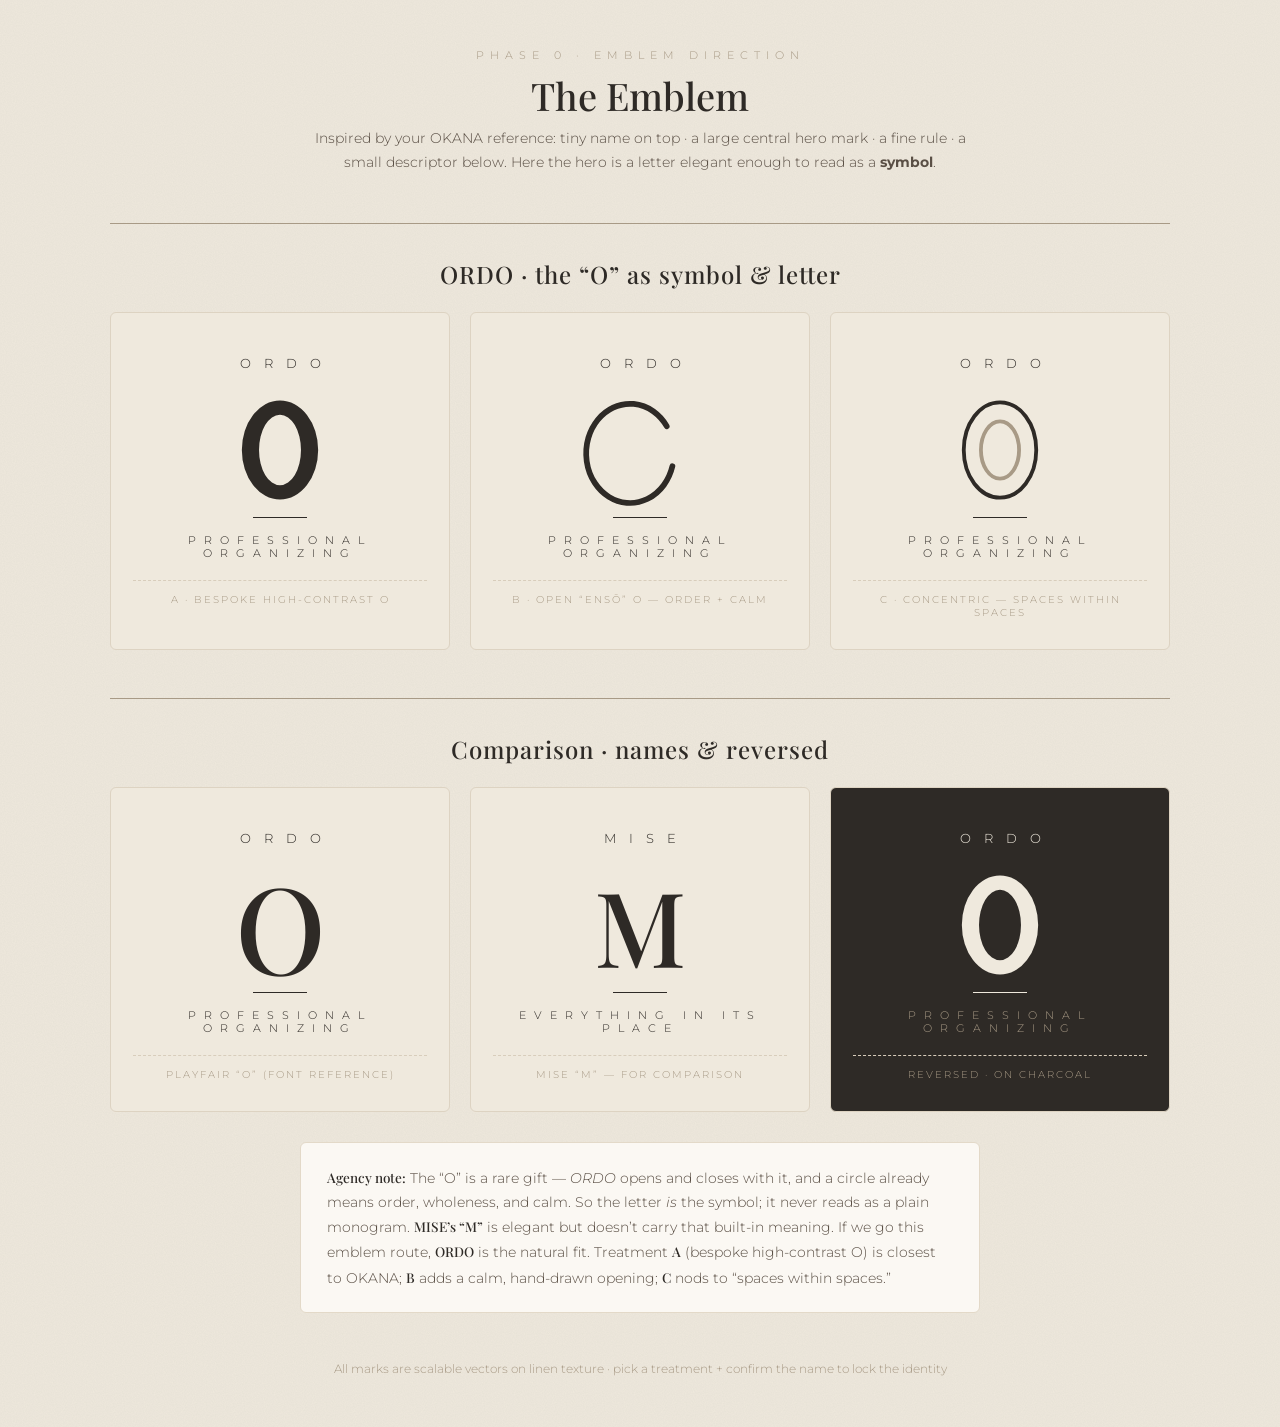
<file: brand/logo-emblem.html>
<!DOCTYPE html>
<html lang="en">
<head>
<meta charset="UTF-8">
<meta name="viewport" content="width=device-width, initial-scale=1.0">
<title>Emblem Concepts — OKANA-inspired</title>
<link rel="preconnect" href="https://fonts.googleapis.com">
<link rel="preconnect" href="https://fonts.gstatic.com" crossorigin>
<link href="https://fonts.googleapis.com/css2?family=Playfair+Display:wght@400;500;600&family=Cormorant+Garamond:wght@400;500&family=Montserrat:wght@200;300;400&display=swap" rel="stylesheet">
<style>
  :root{--cream:#EFE9DD;--linen:#FBF8F3;--charcoal:#2E2A26;--taupe:#A89A86;--espresso:#5A4F45;--muted:#7A6E60}
  *{box-sizing:border-box;margin:0;padding:0}
  body{background:var(--cream);color:var(--charcoal);font-family:'Montserrat',sans-serif;font-weight:300;padding:48px 20px;
    background-image:url("data:image/svg+xml,%3Csvg xmlns='http://www.w3.org/2000/svg' width='120' height='120'%3E%3Cfilter id='n'%3E%3CfeTurbulence type='fractalNoise' baseFrequency='0.9' numOctaves='2'/%3E%3CfeColorMatrix values='0 0 0 0 0 0 0 0 0 0 0 0 0 0 0 0 0 0 0.035 0'/%3E%3C/filter%3E%3Crect width='100%25' height='100%25' filter='url(%23n)'/%3E%3C/svg%3E");}
  .wrap{max-width:1060px;margin:0 auto}
  .eyebrow{text-align:center;letter-spacing:6px;text-transform:uppercase;font-size:11px;color:var(--taupe);margin-bottom:8px}
  h1{font-family:'Playfair Display',serif;font-weight:500;font-size:38px;text-align:center;margin-bottom:6px}
  .lead{text-align:center;color:var(--espresso);font-size:14px;margin:0 auto 40px;max-width:660px;line-height:1.7}
  h2{font-family:'Playfair Display',serif;font-weight:500;font-size:24px;text-align:center;margin:48px 0 22px;letter-spacing:1px;border-top:1px solid var(--taupe);padding-top:34px}
  .grid{display:grid;grid-template-columns:repeat(3,1fr);gap:20px}
  @media(max-width:860px){.grid{grid-template-columns:1fr 1fr}}
  @media(max-width:560px){.grid{grid-template-columns:1fr}}

  .emblem{background:var(--cream);border:1px solid #ddd3c2;border-radius:6px;padding:42px 22px 30px;text-align:center}
  .emblem.dark{background:var(--charcoal)}
  .topname{font-size:13px;font-weight:300;letter-spacing:13px;text-transform:uppercase;color:var(--charcoal);padding-left:13px;margin-bottom:20px}
  .dark .topname{color:var(--cream)}
  .hero{height:118px;display:flex;align-items:center;justify-content:center;margin-bottom:8px}
  .heroO{font-family:'Playfair Display',serif;font-weight:500;font-size:120px;line-height:1;color:var(--charcoal)}
  .heroM{font-family:'Playfair Display',serif;font-weight:500;font-size:104px;line-height:1;color:var(--charcoal)}
  .dark .heroO,.dark .heroM{color:var(--cream)}
  .erule{width:54px;height:1px;background:var(--charcoal);margin:6px auto 16px}
  .dark .erule{background:var(--cream)}
  .edesc{font-size:10.5px;font-weight:300;letter-spacing:8px;text-transform:uppercase;color:var(--charcoal)}
  .dark .edesc{color:var(--taupe)}
  .label{font-size:10px;letter-spacing:2px;text-transform:uppercase;color:var(--taupe);margin-top:20px;border-top:1px dashed #d8cdbb;padding-top:12px}

  .note{text-align:center;color:var(--taupe);font-size:12px;margin-top:46px;line-height:1.7}
  .rec{max-width:680px;margin:30px auto 0;background:var(--linen);border:1px solid #e3d9c8;border-radius:6px;padding:22px 26px;font-size:13.5px;line-height:1.8;color:var(--espresso)}
  .rec b{font-family:'Playfair Display',serif;font-weight:500;color:var(--charcoal)}
</style>
</head>
<body>
<div class="wrap">
  <div class="eyebrow">Phase 0 · Emblem Direction</div>
  <h1>The Emblem</h1>
  <div class="lead">Inspired by your OKANA reference: tiny name on top · a large central hero mark · a fine rule · a small descriptor below. Here the hero is a letter elegant enough to read as a <b>symbol</b>.</div>

  <!-- ORDO treatments -->
  <h2>ORDO · the “O” as symbol &amp; letter</h2>
  <div class="grid">

    <!-- A: bespoke high-contrast O -->
    <div class="emblem">
      <div class="topname">ORDO</div>
      <div class="hero">
        <svg width="116" height="124" viewBox="0 0 120 130">
          <path fill="#2E2A26" fill-rule="evenodd"
            d="M20,65 a40,52 0 1,0 80,0 a40,52 0 1,0 -80,0
               M38,65 a22,37 0 1,1 44,0 a22,37 0 1,1 -44,0 Z"/>
        </svg>
      </div>
      <div class="erule"></div>
      <div class="edesc">Professional Organizing</div>
      <div class="label">A · Bespoke high-contrast O</div>
    </div>

    <!-- B: ensō break O (calm) -->
    <div class="emblem">
      <div class="topname">ORDO</div>
      <div class="hero">
        <svg width="116" height="124" viewBox="0 0 120 130" fill="none" stroke="#2E2A26">
          <path d="M88,40 A46,52 0 1 0 94,82" stroke-width="6" stroke-linecap="round"/>
        </svg>
      </div>
      <div class="erule"></div>
      <div class="edesc">Professional Organizing</div>
      <div class="label">B · Open “ensō” O — order + calm</div>
    </div>

    <!-- C: nested-arc vessel O -->
    <div class="emblem">
      <div class="topname">ORDO</div>
      <div class="hero">
        <svg width="116" height="124" viewBox="0 0 120 130" fill="none" stroke="#2E2A26" stroke-width="4">
          <ellipse cx="60" cy="65" rx="38" ry="50"/>
          <ellipse cx="60" cy="65" rx="20" ry="30" stroke="#A89A86"/>
        </svg>
      </div>
      <div class="erule"></div>
      <div class="edesc">Professional Organizing</div>
      <div class="label">C · Concentric — spaces within spaces</div>
    </div>

  </div>

  <!-- comparison -->
  <h2>Comparison · names &amp; reversed</h2>
  <div class="grid">

    <div class="emblem">
      <div class="topname">ORDO</div>
      <div class="hero"><div class="heroO">O</div></div>
      <div class="erule"></div>
      <div class="edesc">Professional Organizing</div>
      <div class="label">Playfair “O” (font reference)</div>
    </div>

    <div class="emblem">
      <div class="topname">MISE</div>
      <div class="hero"><div class="heroM">M</div></div>
      <div class="erule"></div>
      <div class="edesc">Everything In Its Place</div>
      <div class="label">MISE “M” — for comparison</div>
    </div>

    <div class="emblem dark">
      <div class="topname">ORDO</div>
      <div class="hero">
        <svg width="116" height="124" viewBox="0 0 120 130">
          <path fill="#EFE9DD" fill-rule="evenodd"
            d="M20,65 a40,52 0 1,0 80,0 a40,52 0 1,0 -80,0
               M38,65 a22,37 0 1,1 44,0 a22,37 0 1,1 -44,0 Z"/>
        </svg>
      </div>
      <div class="erule"></div>
      <div class="edesc">Professional Organizing</div>
      <div class="label">Reversed · on charcoal</div>
    </div>

  </div>

  <div class="rec">
    <b>Agency note:</b> The “O” is a rare gift — <em>ORDO</em> opens and closes with it, and a circle already means order, wholeness, and calm. So the letter <em>is</em> the symbol; it never reads as a plain monogram. <b>MISE’s “M”</b> is elegant but doesn’t carry that built-in meaning. If we go this emblem route, <b>ORDO</b> is the natural fit. Treatment <b>A</b> (bespoke high-contrast O) is closest to OKANA; <b>B</b> adds a calm, hand-drawn opening; <b>C</b> nods to “spaces within spaces.”
  </div>

  <div class="note">All marks are scalable vectors on linen texture · pick a treatment + confirm the name to lock the identity</div>
</div>
</body>
</html>
</file>
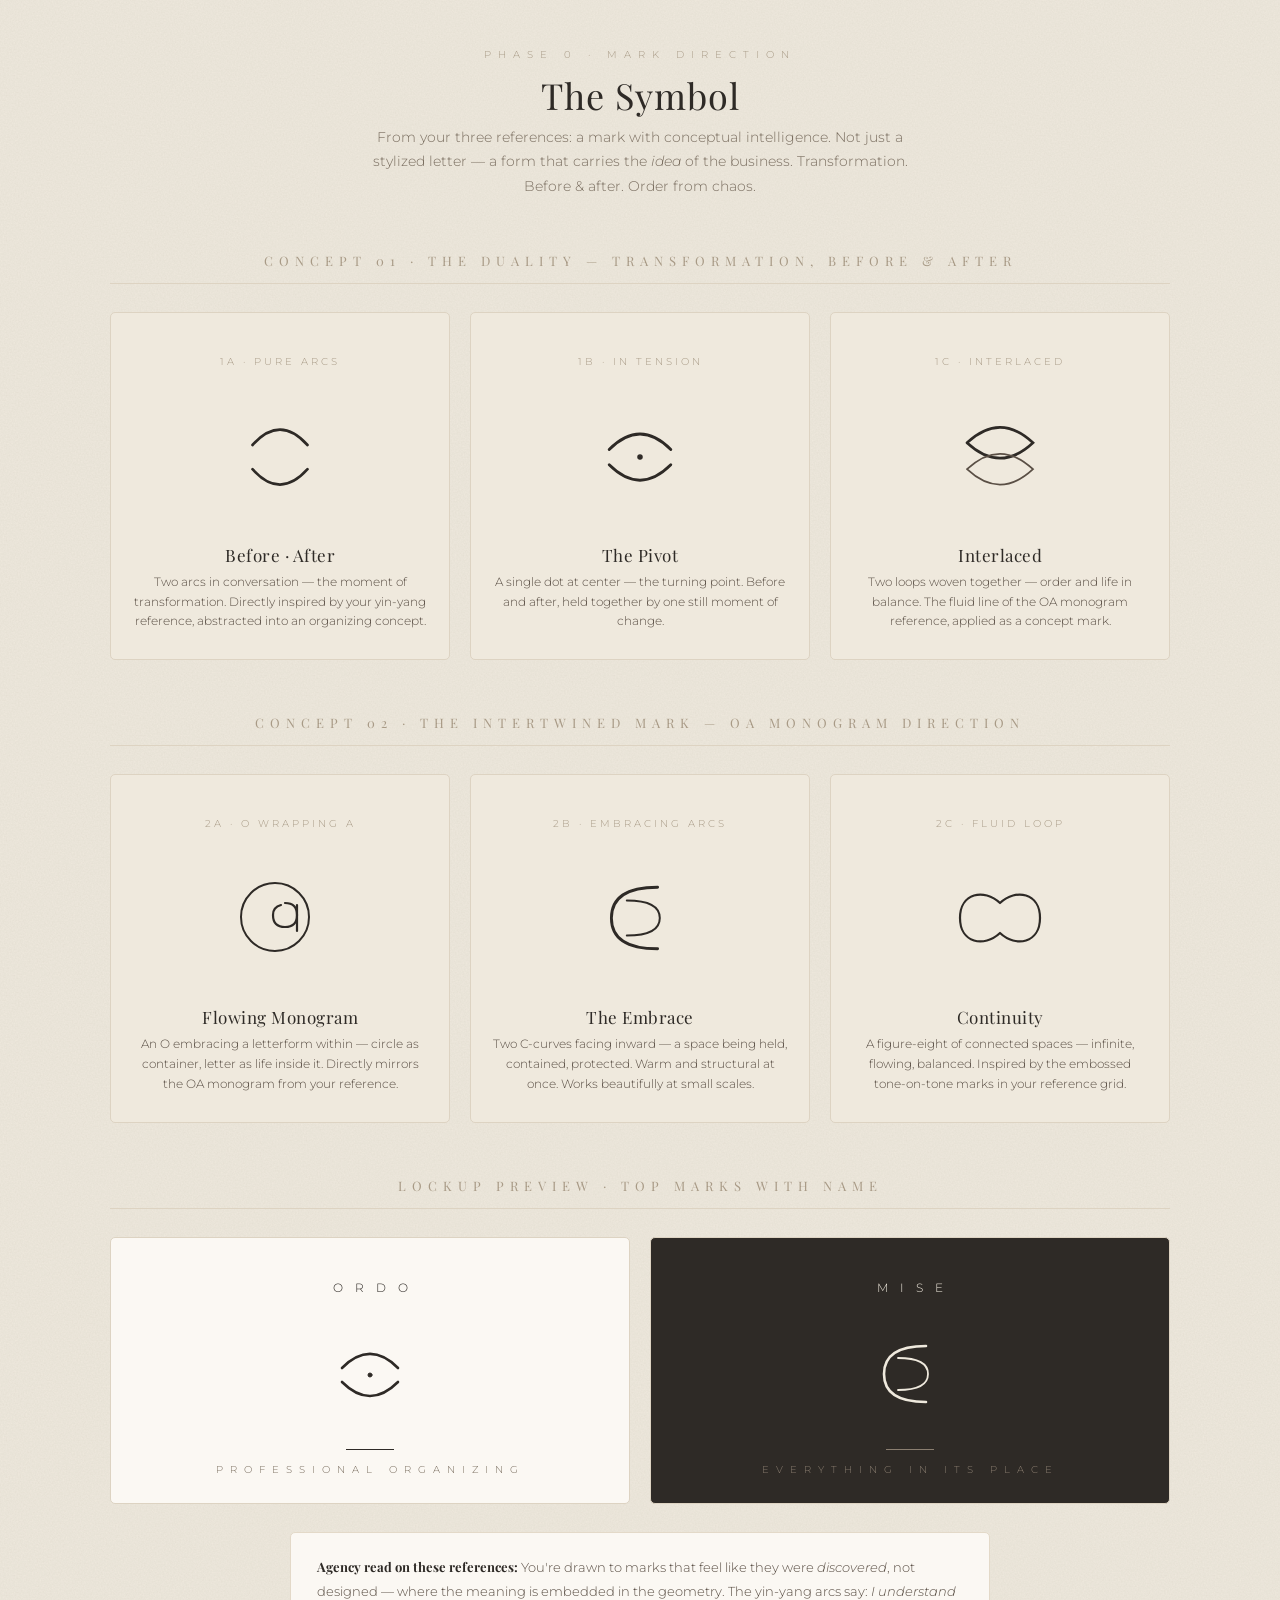
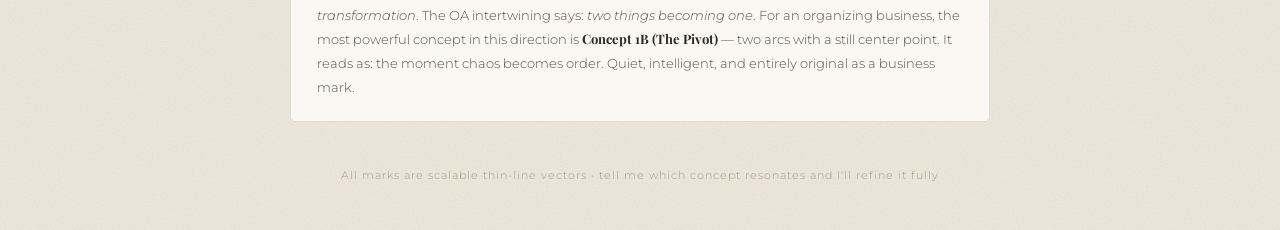
<file: brand/logo-marks.html>
<!DOCTYPE html>
<html lang="en">
<head>
<meta charset="UTF-8">
<meta name="viewport" content="width=device-width, initial-scale=1.0">
<title>Mark Concepts — Symbol Direction</title>
<link rel="preconnect" href="https://fonts.googleapis.com">
<link rel="preconnect" href="https://fonts.gstatic.com" crossorigin>
<link href="https://fonts.googleapis.com/css2?family=Playfair+Display:ital,wght@0,400;0,500;1,400&family=Cormorant+Garamond:ital,wght@0,300;0,400;1,300&family=Montserrat:wght@200;300;400&display=swap" rel="stylesheet">
<style>
  :root{--cream:#EFE9DD;--linen:#FBF8F3;--charcoal:#2E2A26;--taupe:#A89A86;--espresso:#5A4F45;--muted:#7A6E60}
  *{box-sizing:border-box;margin:0;padding:0}
  body{background:var(--cream);color:var(--charcoal);font-family:'Montserrat',sans-serif;font-weight:300;padding:48px 20px;
    background-image:url("data:image/svg+xml,%3Csvg xmlns='http://www.w3.org/2000/svg' width='300' height='300'%3E%3Cfilter id='n'%3E%3CfeTurbulence type='fractalNoise' baseFrequency='0.65' numOctaves='4' seed='3'/%3E%3CfeColorMatrix values='0 0 0 0 0 0 0 0 0 0 0 0 0 0 0 0 0 0 0.045 0'/%3E%3C/filter%3E%3Crect width='100%25' height='100%25' filter='url(%23n)'/%3E%3C/svg%3E");}
  .wrap{max-width:1060px;margin:0 auto}
  .eyebrow{text-align:center;letter-spacing:7px;text-transform:uppercase;font-size:10px;color:var(--taupe);margin-bottom:10px}
  h1{font-family:'Playfair Display',serif;font-weight:400;font-size:36px;text-align:center;margin-bottom:6px;letter-spacing:1px}
  .lead{text-align:center;color:var(--muted);font-size:13.5px;margin:0 auto 44px;max-width:580px;line-height:1.8}
  .section{margin-top:54px}
  .sh{font-family:'Playfair Display',serif;font-weight:400;font-size:13px;text-align:center;letter-spacing:6px;text-transform:uppercase;
      color:var(--taupe);margin-bottom:28px;padding-bottom:14px;border-bottom:1px solid #ddd3c2}
  .grid3{display:grid;grid-template-columns:repeat(3,1fr);gap:20px}
  .grid2{display:grid;grid-template-columns:repeat(2,1fr);gap:20px}
  @media(max-width:760px){.grid3,.grid2{grid-template-columns:1fr 1fr}}
  @media(max-width:520px){.grid3,.grid2{grid-template-columns:1fr}}

  /* card */
  .card{background:var(--cream);border:1px solid #ddd3c2;border-radius:5px;padding:42px 22px 28px;text-align:center}
  .card.dk{background:var(--charcoal)}
  .card.linen{background:var(--linen)}
  .mark-area{height:140px;display:flex;align-items:center;justify-content:center}
  .tag{font-size:10px;letter-spacing:3px;text-transform:uppercase;color:var(--taupe);margin-bottom:18px}
  .dk .tag{color:#8a7e70}
  .ctitle{font-family:'Playfair Display',serif;font-weight:400;font-size:17px;letter-spacing:.5px;margin:18px 0 6px}
  .dk .ctitle{color:var(--cream)}
  .cdesc{font-size:12px;color:var(--espresso);line-height:1.65}
  .dk .cdesc{color:#b0a090}

  /* lockup pieces */
  .name-sm{font-size:12px;font-weight:300;letter-spacing:12px;text-transform:uppercase;margin-bottom:14px;padding-left:12px}
  .dk .name-sm{color:var(--cream)}
  .rule-thin{width:48px;height:1px;background:var(--charcoal);margin:10px auto 14px}
  .dk .rule-thin{background:#8a7e70}
  .sub-sm{font-size:9.5px;letter-spacing:7px;text-transform:uppercase;color:var(--muted)}
  .dk .sub-sm{color:#8a7e70}

  .insight{max-width:700px;margin:28px auto 0;background:var(--linen);border:1px solid #e3d9c8;
    border-radius:5px;padding:22px 26px;font-size:13px;line-height:1.85;color:var(--espresso)}
  .insight b{font-family:'Playfair Display',serif;color:var(--charcoal)}
  .foot{text-align:center;color:var(--taupe);font-size:11px;margin-top:46px;letter-spacing:1px}
</style>
</head>
<body>
<div class="wrap">
  <div class="eyebrow">Phase 0 · Mark Direction</div>
  <h1>The Symbol</h1>
  <div class="lead">From your three references: a mark with conceptual intelligence. Not just a stylized letter — a form that carries the <em>idea</em> of the business. Transformation. Before &amp; after. Order from chaos.</div>

  <!-- ── CONCEPT 1: DUALITY ARCS ── -->
  <div class="section">
    <div class="sh">Concept 01 · The Duality — transformation, before &amp; after</div>
    <div class="grid3">

      <!-- 1A: separated arcs, pure -->
      <div class="card">
        <div class="tag">1A · Pure arcs</div>
        <div class="mark-area">
          <svg width="110" height="110" viewBox="0 0 100 100" fill="none" stroke="#2E2A26" stroke-width="2.4" stroke-linecap="round">
            <!-- top arc: opens up — "before", scattered -->
            <path d="M25,40 Q50,12 75,40"/>
            <!-- bottom arc: opens down — "after", grounded -->
            <path d="M25,62 Q50,90 75,62"/>
          </svg>
        </div>
        <div class="ctitle">Before · After</div>
        <div class="cdesc">Two arcs in conversation — the moment of transformation. Directly inspired by your yin-yang reference, abstracted into an organizing concept.</div>
      </div>

      <!-- 1B: closer, almost touching -->
      <div class="card">
        <div class="tag">1B · In tension</div>
        <div class="mark-area">
          <svg width="110" height="110" viewBox="0 0 100 100" fill="none" stroke="#2E2A26" stroke-linecap="round">
            <path d="M22,44 Q50,16 78,44" stroke-width="2.6"/>
            <path d="M22,58 Q50,86 78,58" stroke-width="2.6"/>
            <!-- tiny center dot — the pivot -->
            <circle cx="50" cy="51" r="2" fill="#2E2A26"/>
          </svg>
        </div>
        <div class="ctitle">The Pivot</div>
        <div class="cdesc">A single dot at center — the turning point. Before and after, held together by one still moment of change.</div>
      </div>

      <!-- 1C: interlaced — arcs overlap -->
      <div class="card">
        <div class="tag">1C · Interlaced</div>
        <div class="mark-area">
          <svg width="110" height="110" viewBox="0 0 100 100" fill="none" stroke-linecap="round">
            <path d="M20,38 Q50,10 80,38 Q50,66 20,38" stroke="#2E2A26" stroke-width="2.4" fill="none"/>
            <path d="M20,62 Q50,34 80,62 Q50,90 20,62" stroke="#5A4F45" stroke-width="1.6" fill="none"/>
          </svg>
        </div>
        <div class="ctitle">Interlaced</div>
        <div class="cdesc">Two loops woven together — order and life in balance. The fluid line of the OA monogram reference, applied as a concept mark.</div>
      </div>

    </div>
  </div>

  <!-- ── CONCEPT 2: INTERTWINED LETTERFORM ── -->
  <div class="section">
    <div class="sh">Concept 02 · The Intertwined Mark — OA monogram direction</div>
    <div class="grid3">

      <!-- 2A: O with sweeping a -->
      <div class="card">
        <div class="tag">2A · O wrapping a</div>
        <div class="mark-area">
          <svg width="110" height="110" viewBox="0 0 110 110" fill="none" stroke-linecap="round" stroke-linejoin="round">
            <!-- thin O circle -->
            <circle cx="50" cy="54" r="34" stroke="#2E2A26" stroke-width="2"/>
            <!-- flowing 'a' sweeping through — double-story a -->
            <path d="M60,40 Q72,40 72,52 Q72,64 60,64 Q48,64 48,52 Q48,44 56,42" stroke="#2E2A26" stroke-width="2.2"/>
            <path d="M72,42 L72,68" stroke="#2E2A26" stroke-width="2.2"/>
          </svg>
        </div>
        <div class="ctitle">Flowing Monogram</div>
        <div class="cdesc">An O embracing a letterform within — circle as container, letter as life inside it. Directly mirrors the OA monogram from your reference.</div>
      </div>

      <!-- 2B: abstract C-C wrap -->
      <div class="card">
        <div class="tag">2B · Embracing arcs</div>
        <div class="mark-area">
          <svg width="110" height="110" viewBox="0 0 100 100" fill="none" stroke="#2E2A26" stroke-linecap="round">
            <!-- outer C — opening right -->
            <path d="M66,22 Q24,22 24,50 Q24,78 66,78" stroke-width="2.6"/>
            <!-- inner C — opening left -->
            <path d="M38,34 Q68,34 68,50 Q68,66 38,66" stroke-width="1.8"/>
          </svg>
        </div>
        <div class="ctitle">The Embrace</div>
        <div class="cdesc">Two C-curves facing inward — a space being held, contained, protected. Warm and structural at once. Works beautifully at small scales.</div>
      </div>

      <!-- 2C: fluid infinity-ish -->
      <div class="card">
        <div class="tag">2C · Fluid loop</div>
        <div class="mark-area">
          <svg width="120" height="100" viewBox="0 0 120 100" fill="none" stroke="#2E2A26" stroke-linecap="round" stroke-linejoin="round">
            <path d="M20,50 C20,25 44,20 60,35 C76,20 100,25 100,50 C100,75 76,80 60,65 C44,80 20,75 20,50 Z"
                  stroke-width="2.2"/>
          </svg>
        </div>
        <div class="ctitle">Continuity</div>
        <div class="cdesc">A figure-eight of connected spaces — infinite, flowing, balanced. Inspired by the embossed tone-on-tone marks in your reference grid.</div>
      </div>

    </div>
  </div>

  <!-- ── LOCKUP PREVIEW ── -->
  <div class="section">
    <div class="sh">Lockup Preview · top marks with name</div>
    <div class="grid2">

      <!-- 1B with name -->
      <div class="card linen">
        <div class="name-sm">ORDO</div>
        <div class="mark-area" style="height:130px">
          <svg width="100" height="100" viewBox="0 0 100 100" fill="none" stroke="#2E2A26" stroke-linecap="round">
            <path d="M22,44 Q50,16 78,44" stroke-width="2.6"/>
            <path d="M22,58 Q50,86 78,58" stroke-width="2.6"/>
            <circle cx="50" cy="51" r="2" fill="#2E2A26"/>
          </svg>
        </div>
        <div class="rule-thin"></div>
        <div class="sub-sm">Professional Organizing</div>
      </div>

      <!-- 2B with name on dark -->
      <div class="card dk">
        <div class="name-sm">MISE</div>
        <div class="mark-area" style="height:130px">
          <svg width="100" height="100" viewBox="0 0 100 100" fill="none" stroke="#EFE9DD" stroke-linecap="round">
            <path d="M66,22 Q24,22 24,50 Q24,78 66,78" stroke-width="2.6"/>
            <path d="M38,34 Q68,34 68,50 Q68,66 38,66" stroke-width="1.8"/>
          </svg>
        </div>
        <div class="rule-thin"></div>
        <div class="sub-sm">Everything In Its Place</div>
      </div>

    </div>
  </div>

  <div class="insight">
    <b>Agency read on these references:</b> You're drawn to marks that feel like they were <em>discovered</em>, not designed — where the meaning is embedded in the geometry. The yin-yang arcs say: <em>I understand transformation</em>. The OA intertwining says: <em>two things becoming one</em>. For an organizing business, the most powerful concept in this direction is <b>Concept 1B (The Pivot)</b> — two arcs with a still center point. It reads as: the moment chaos becomes order. Quiet, intelligent, and entirely original as a business mark.
  </div>

  <div class="foot">All marks are scalable thin-line vectors · tell me which concept resonates and I'll refine it fully</div>
</div>
</body>
</html>
</file>
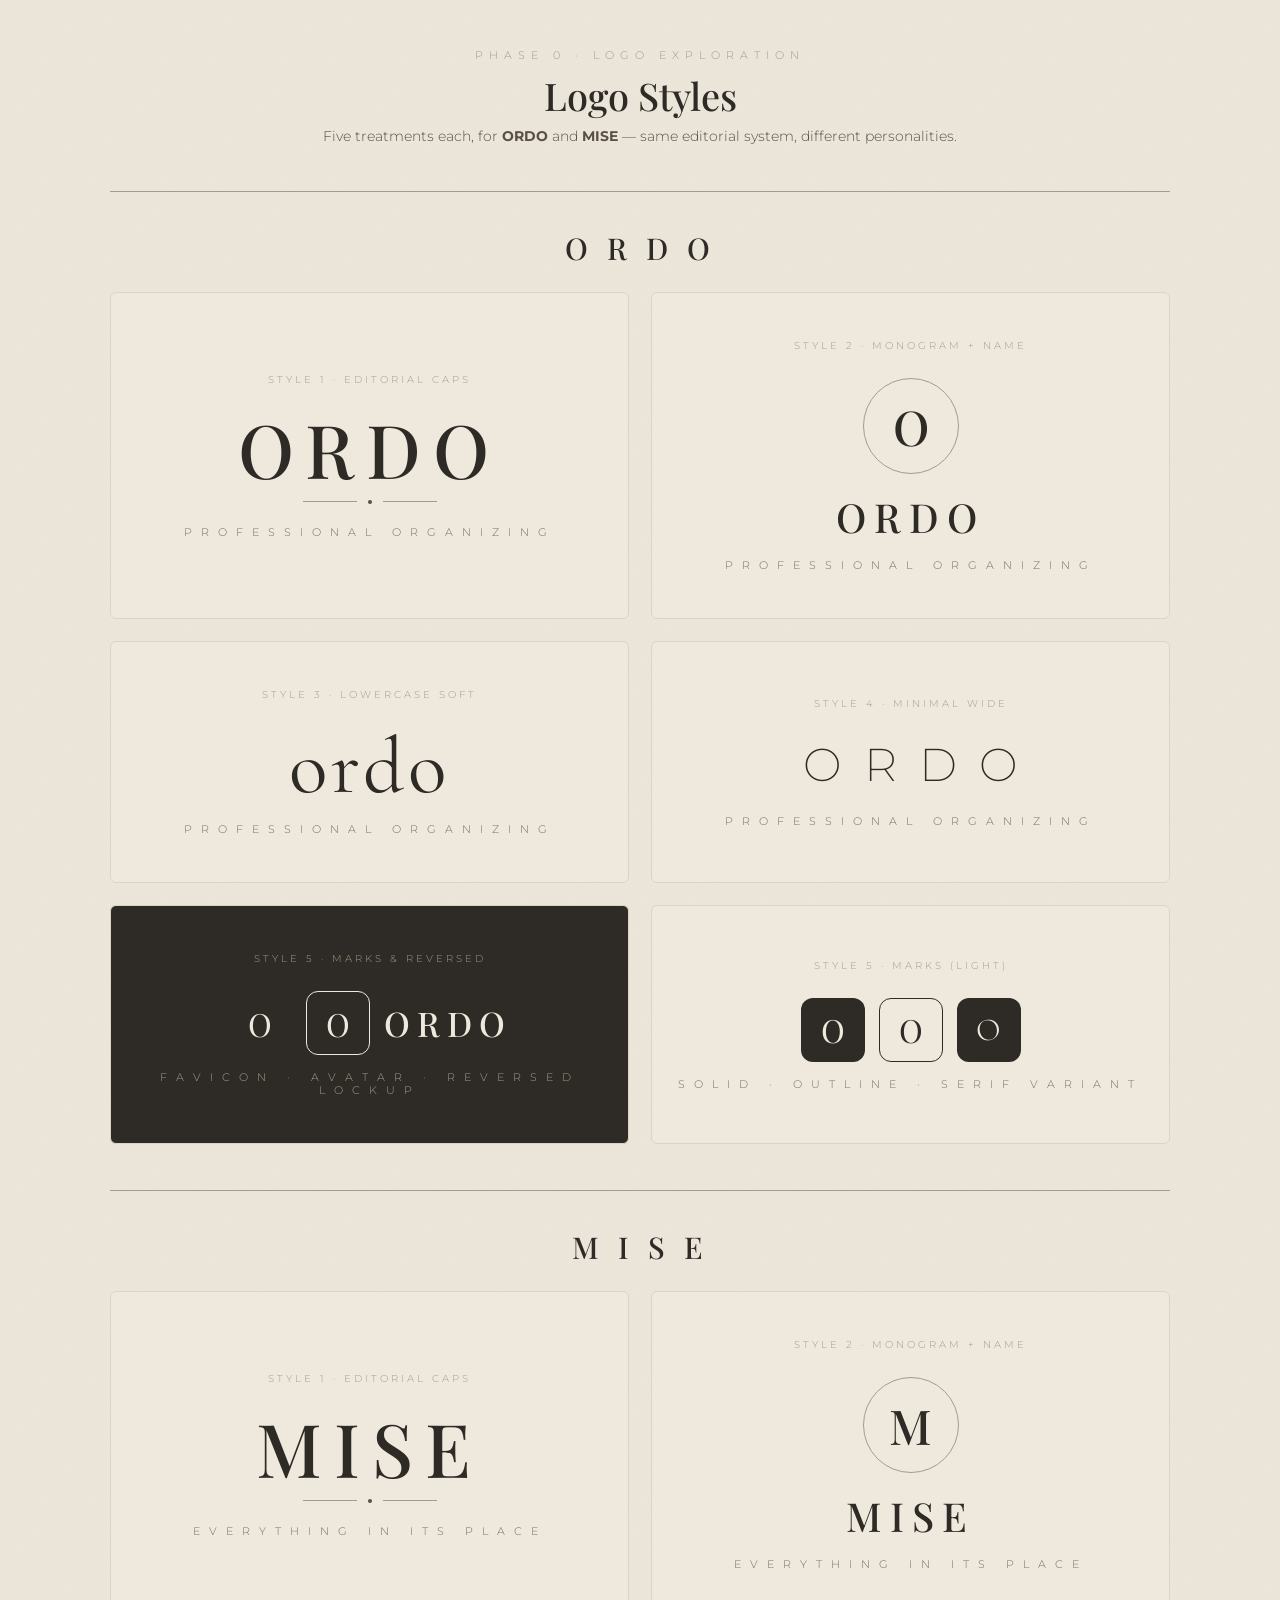
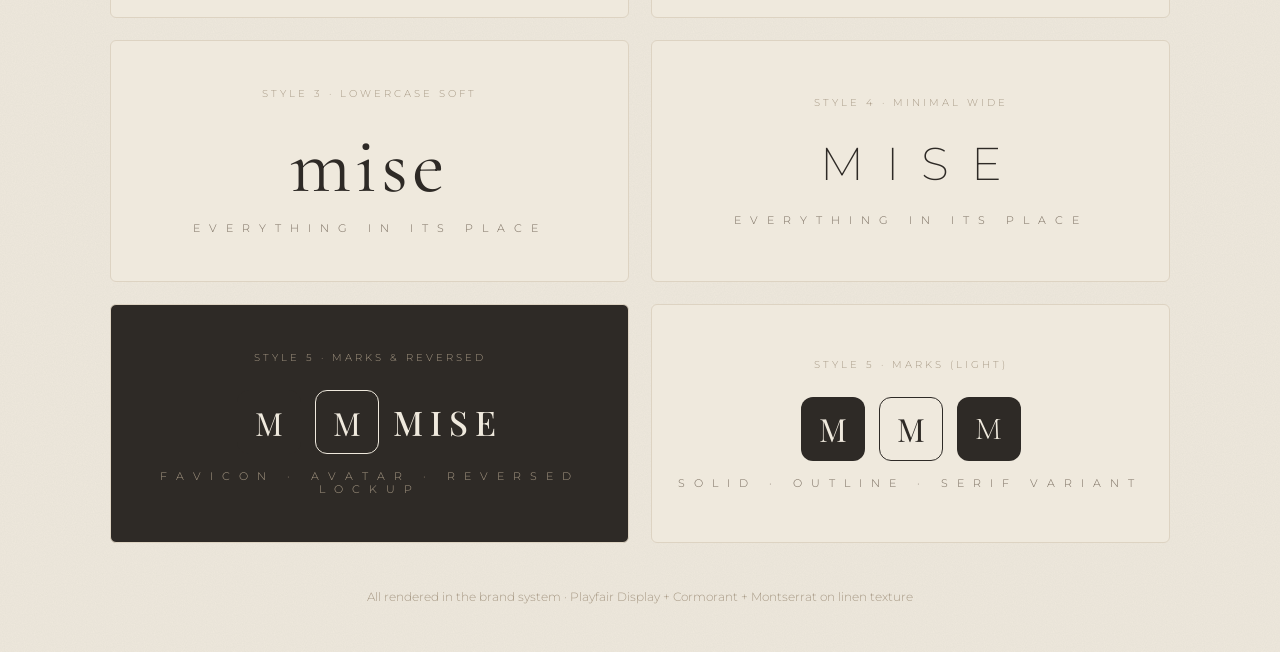
<file: brand/logo-styles.html>
<!DOCTYPE html>
<html lang="en">
<head>
<meta charset="UTF-8">
<meta name="viewport" content="width=device-width, initial-scale=1.0">
<title>Logo Styles — Ordo & Mise</title>
<link rel="preconnect" href="https://fonts.googleapis.com">
<link rel="preconnect" href="https://fonts.gstatic.com" crossorigin>
<link href="https://fonts.googleapis.com/css2?family=Playfair+Display:ital,wght@0,400;0,500;0,600;1,400&family=Cormorant+Garamond:ital,wght@0,400;0,500;1,400&family=Montserrat:wght@200;300;400;500&display=swap" rel="stylesheet">
<style>
  :root{--cream:#EFE9DD;--linen:#FBF8F3;--charcoal:#2E2A26;--taupe:#A89A86;--espresso:#5A4F45;--muted:#7A6E60}
  *{box-sizing:border-box;margin:0;padding:0}
  body{background:var(--cream);color:var(--charcoal);font-family:'Montserrat',sans-serif;font-weight:300;padding:48px 20px;
    background-image:url("data:image/svg+xml,%3Csvg xmlns='http://www.w3.org/2000/svg' width='120' height='120'%3E%3Cfilter id='n'%3E%3CfeTurbulence type='fractalNoise' baseFrequency='0.9' numOctaves='2'/%3E%3CfeColorMatrix values='0 0 0 0 0 0 0 0 0 0 0 0 0 0 0 0 0 0 0.035 0'/%3E%3C/filter%3E%3Crect width='100%25' height='100%25' filter='url(%23n)'/%3E%3C/svg%3E");}
  .wrap{max-width:1060px;margin:0 auto}
  .eyebrow{text-align:center;letter-spacing:6px;text-transform:uppercase;font-size:11px;color:var(--taupe);margin-bottom:8px}
  h1{font-family:'Playfair Display',serif;font-weight:500;font-size:38px;text-align:center;margin-bottom:6px}
  .lead{text-align:center;color:var(--espresso);font-size:14px;margin-bottom:44px}
  h2{font-family:'Playfair Display',serif;font-weight:500;font-size:30px;text-align:center;margin:46px 0 24px;letter-spacing:6px;
     border-top:1px solid var(--taupe);padding-top:36px}
  .grid{display:grid;grid-template-columns:1fr 1fr;gap:22px}
  @media(max-width:780px){.grid{grid-template-columns:1fr}}
  .card{background:var(--cream);border:1px solid #ddd3c2;border-radius:6px;padding:46px 26px;text-align:center;
    display:flex;flex-direction:column;justify-content:center;min-height:230px}
  .card.dark{background:var(--charcoal)}
  .tag{font-size:10px;letter-spacing:3px;text-transform:uppercase;color:var(--taupe);margin-bottom:26px}
  .dark .tag{color:var(--taupe)}
  .descr{font-size:10.5px;letter-spacing:9px;text-transform:uppercase;color:var(--muted);margin-top:16px}
  .dark .descr{color:var(--taupe)}

  /* shared */
  .pf{font-family:'Playfair Display',serif}
  .cg{font-family:'Cormorant Garamond',serif}
  .rule{display:flex;align-items:center;justify-content:center;gap:11px;margin:14px 0 6px}
  .rule span{width:54px;height:1px;background:var(--taupe)}
  .rule i{width:4px;height:4px;border-radius:50%;background:var(--espresso)}
  .dark .rule i{background:var(--taupe)}

  /* S1 editorial caps */
  .s1{font-family:'Playfair Display',serif;font-weight:500;font-size:74px;letter-spacing:12px;line-height:1;color:var(--charcoal)}
  .dark .s1{color:var(--cream)}
  /* S2 monogram */
  .ring{width:96px;height:96px;border:1px solid var(--taupe);border-radius:50%;display:flex;align-items:center;justify-content:center;margin:0 auto 16px}
  .ring b{font-family:'Playfair Display',serif;font-weight:500;font-size:48px;color:var(--charcoal)}
  .s2name{font-family:'Playfair Display',serif;font-weight:500;font-size:40px;letter-spacing:8px;color:var(--charcoal)}
  /* S3 lowercase soft */
  .s3{font-family:'Cormorant Garamond',serif;font-weight:400;font-size:80px;letter-spacing:4px;color:var(--charcoal);line-height:1}
  /* S4 minimal wide caps, thin */
  .s4{font-family:'Montserrat',sans-serif;font-weight:200;font-size:46px;letter-spacing:22px;color:var(--charcoal);padding-left:22px}
  /* S5 boxed monogram favicon row */
  .boxrow{display:flex;gap:14px;justify-content:center;align-items:center}
  .box{width:64px;height:64px;border-radius:12px;background:var(--charcoal);color:var(--cream);
    font-family:'Playfair Display',serif;font-size:32px;display:flex;align-items:center;justify-content:center}
  .box.outline{background:transparent;border:1px solid var(--charcoal);color:var(--charcoal)}
  .box.serifcg{font-family:'Cormorant Garamond',serif}
  .s5word{font-family:'Playfair Display',serif;font-weight:500;font-size:34px;letter-spacing:7px;color:var(--charcoal)}
</style>
</head>
<body>
<div class="wrap">
  <div class="eyebrow">Phase 0 · Logo Exploration</div>
  <h1>Logo Styles</h1>
  <div class="lead">Five treatments each, for <b>ORDO</b> and <b>MISE</b> — same editorial system, different personalities.</div>

  <!-- ============ ORDO ============ -->
  <h2>O R D O</h2>
  <div class="grid">

    <div class="card">
      <div class="tag">Style 1 · Editorial Caps</div>
      <div class="s1">ORDO</div>
      <div class="rule"><span></span><i></i><span></span></div>
      <div class="descr">Professional Organizing</div>
    </div>

    <div class="card">
      <div class="tag">Style 2 · Monogram + Name</div>
      <div class="ring"><b>O</b></div>
      <div class="s2name">ORDO</div>
      <div class="descr">Professional Organizing</div>
    </div>

    <div class="card">
      <div class="tag">Style 3 · Lowercase Soft</div>
      <div class="s3">ordo</div>
      <div class="descr">Professional Organizing</div>
    </div>

    <div class="card">
      <div class="tag">Style 4 · Minimal Wide</div>
      <div class="s4">ORDO</div>
      <div class="descr" style="margin-top:22px">Professional Organizing</div>
    </div>

    <div class="card dark">
      <div class="tag">Style 5 · Marks &amp; Reversed</div>
      <div class="boxrow">
        <div class="box">O</div>
        <div class="box outline" style="border-color:var(--cream);color:var(--cream)">O</div>
        <div class="s5word" style="color:var(--cream)">ORDO</div>
      </div>
      <div class="descr">Favicon · Avatar · Reversed lockup</div>
    </div>

    <div class="card">
      <div class="tag">Style 5 · Marks (light)</div>
      <div class="boxrow">
        <div class="box">O</div>
        <div class="box outline">O</div>
        <div class="box serifcg">O</div>
      </div>
      <div class="descr">Solid · Outline · Serif variant</div>
    </div>

  </div>

  <!-- ============ MISE ============ -->
  <h2>M I S E</h2>
  <div class="grid">

    <div class="card">
      <div class="tag">Style 1 · Editorial Caps</div>
      <div class="s1">MISE</div>
      <div class="rule"><span></span><i></i><span></span></div>
      <div class="descr">Everything In Its Place</div>
    </div>

    <div class="card">
      <div class="tag">Style 2 · Monogram + Name</div>
      <div class="ring"><b>M</b></div>
      <div class="s2name">MISE</div>
      <div class="descr">Everything In Its Place</div>
    </div>

    <div class="card">
      <div class="tag">Style 3 · Lowercase Soft</div>
      <div class="s3">mise</div>
      <div class="descr">Everything In Its Place</div>
    </div>

    <div class="card">
      <div class="tag">Style 4 · Minimal Wide</div>
      <div class="s4">MISE</div>
      <div class="descr" style="margin-top:22px">Everything In Its Place</div>
    </div>

    <div class="card dark">
      <div class="tag">Style 5 · Marks &amp; Reversed</div>
      <div class="boxrow">
        <div class="box">M</div>
        <div class="box outline" style="border-color:var(--cream);color:var(--cream)">M</div>
        <div class="s5word" style="color:var(--cream)">MISE</div>
      </div>
      <div class="descr">Favicon · Avatar · Reversed lockup</div>
    </div>

    <div class="card">
      <div class="tag">Style 5 · Marks (light)</div>
      <div class="boxrow">
        <div class="box">M</div>
        <div class="box outline">M</div>
        <div class="box serifcg">M</div>
      </div>
      <div class="descr">Solid · Outline · Serif variant</div>
    </div>

  </div>

  <div style="text-align:center;color:var(--taupe);font-size:12px;margin-top:46px">
    All rendered in the brand system · Playfair Display + Cormorant + Montserrat on linen texture
  </div>
</div>
</body>
</html>
</file>
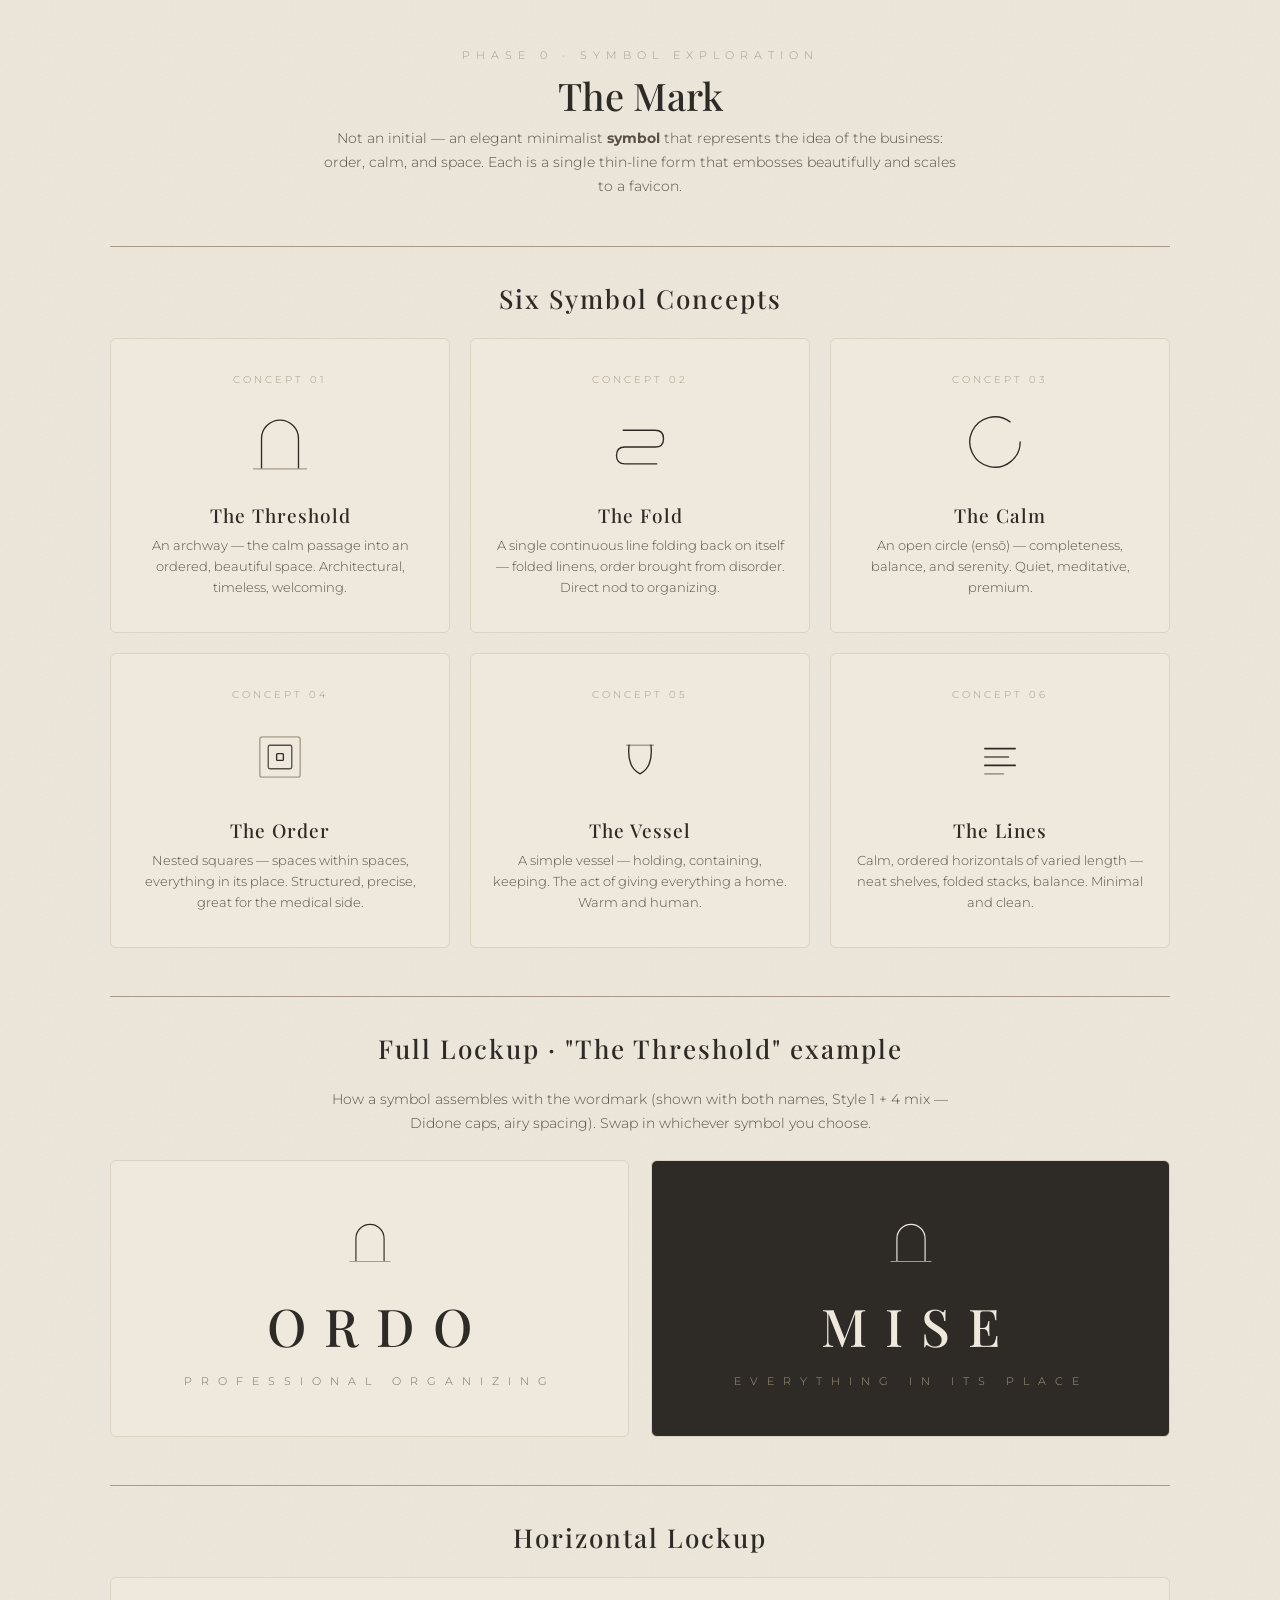
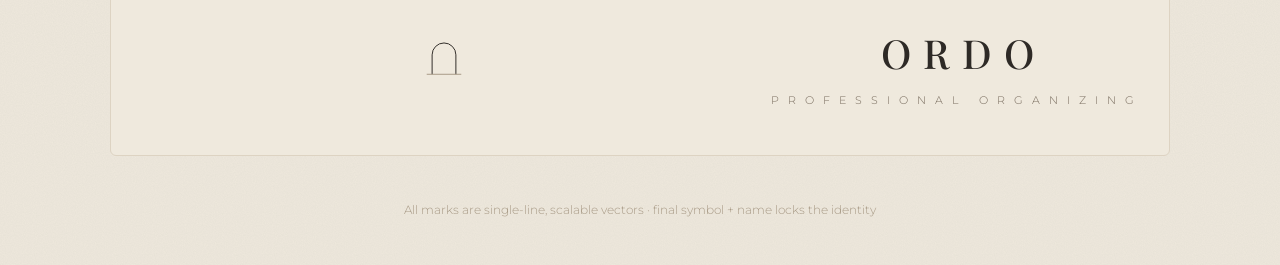
<file: brand/logo-symbols.html>
<!DOCTYPE html>
<html lang="en">
<head>
<meta charset="UTF-8">
<meta name="viewport" content="width=device-width, initial-scale=1.0">
<title>Symbol Concepts — Minimalist Mark</title>
<link rel="preconnect" href="https://fonts.googleapis.com">
<link rel="preconnect" href="https://fonts.gstatic.com" crossorigin>
<link href="https://fonts.googleapis.com/css2?family=Playfair+Display:wght@400;500;600&family=Montserrat:wght@200;300;400&display=swap" rel="stylesheet">
<style>
  :root{--cream:#EFE9DD;--linen:#FBF8F3;--charcoal:#2E2A26;--taupe:#A89A86;--espresso:#5A4F45;--muted:#7A6E60}
  *{box-sizing:border-box;margin:0;padding:0}
  body{background:var(--cream);color:var(--charcoal);font-family:'Montserrat',sans-serif;font-weight:300;padding:48px 20px;
    background-image:url("data:image/svg+xml,%3Csvg xmlns='http://www.w3.org/2000/svg' width='120' height='120'%3E%3Cfilter id='n'%3E%3CfeTurbulence type='fractalNoise' baseFrequency='0.9' numOctaves='2'/%3E%3CfeColorMatrix values='0 0 0 0 0 0 0 0 0 0 0 0 0 0 0 0 0 0 0.035 0'/%3E%3C/filter%3E%3Crect width='100%25' height='100%25' filter='url(%23n)'/%3E%3C/svg%3E");}
  .wrap{max-width:1060px;margin:0 auto}
  .eyebrow{text-align:center;letter-spacing:6px;text-transform:uppercase;font-size:11px;color:var(--taupe);margin-bottom:8px}
  h1{font-family:'Playfair Display',serif;font-weight:500;font-size:38px;text-align:center;margin-bottom:6px}
  .lead{text-align:center;color:var(--espresso);font-size:14px;margin-bottom:44px;max-width:640px;margin-left:auto;margin-right:auto;line-height:1.7}
  h2{font-family:'Playfair Display',serif;font-weight:500;font-size:26px;text-align:center;margin:48px 0 22px;letter-spacing:2px;border-top:1px solid var(--taupe);padding-top:34px}
  .grid{display:grid;grid-template-columns:repeat(3,1fr);gap:20px}
  @media(max-width:820px){.grid{grid-template-columns:1fr 1fr}}
  @media(max-width:540px){.grid{grid-template-columns:1fr}}
  .card{background:var(--cream);border:1px solid #ddd3c2;border-radius:6px;padding:34px 22px;text-align:center}
  .card svg{display:block;margin:0 auto 18px}
  .cname{font-family:'Playfair Display',serif;font-weight:500;font-size:19px;letter-spacing:1px}
  .cdesc{font-size:12.5px;color:var(--espresso);line-height:1.65;margin-top:8px}
  .num{font-size:10px;letter-spacing:3px;text-transform:uppercase;color:var(--taupe);margin-bottom:14px}

  /* lockups */
  .lockwrap{display:grid;grid-template-columns:1fr 1fr;gap:22px;margin-top:8px}
  @media(max-width:780px){.lockwrap{grid-template-columns:1fr}}
  .lock{background:var(--cream);border:1px solid #ddd3c2;border-radius:6px;padding:48px 26px;text-align:center}
  .lock.dark{background:var(--charcoal)}
  .lock svg{margin:0 auto 18px;display:block}
  .word{font-family:'Playfair Display',serif;font-weight:500;font-size:52px;letter-spacing:18px;color:var(--charcoal);padding-left:18px}
  .dark .word{color:var(--cream)}
  .descr{font-size:11px;letter-spacing:9px;text-transform:uppercase;color:var(--muted);margin-top:14px}
  .dark .descr{color:var(--taupe)}
  .horiz{display:flex;align-items:center;justify-content:center;gap:20px}
  .horiz .word{font-size:40px;letter-spacing:12px;padding-left:12px}
  .foot{text-align:center;color:var(--taupe);font-size:12px;margin-top:46px}
</style>
</head>
<body>
<div class="wrap">
  <div class="eyebrow">Phase 0 · Symbol Exploration</div>
  <h1>The Mark</h1>
  <div class="lead">Not an initial — an elegant minimalist <b>symbol</b> that represents the idea of the business: order, calm, and space. Each is a single thin-line form that embosses beautifully and scales to a favicon.</div>

  <h2>Six Symbol Concepts</h2>
  <div class="grid">

    <!-- 1 Arch / Threshold -->
    <div class="card">
      <div class="num">Concept 01</div>
      <svg width="84" height="84" viewBox="0 0 100 100" fill="none" stroke="#2E2A26" stroke-width="1.6">
        <path d="M28 82 L28 46 A22 22 0 0 1 72 46 L72 82"/>
        <line x1="18" y1="82" x2="82" y2="82" stroke="#A89A86"/>
      </svg>
      <div class="cname">The Threshold</div>
      <div class="cdesc">An archway — the calm passage into an ordered, beautiful space. Architectural, timeless, welcoming.</div>
    </div>

    <!-- 2 Folded linen -->
    <div class="card">
      <div class="num">Concept 02</div>
      <svg width="84" height="84" viewBox="0 0 100 100" fill="none" stroke="#2E2A26" stroke-width="1.6" stroke-linecap="round" stroke-linejoin="round">
        <path d="M30 36 H68 Q78 36 78 46 Q78 56 68 56 H32 Q22 56 22 66 Q22 76 32 76 H70"/>
      </svg>
      <div class="cname">The Fold</div>
      <div class="cdesc">A single continuous line folding back on itself — folded linens, order brought from disorder. Direct nod to organizing.</div>
    </div>

    <!-- 3 Enso calm -->
    <div class="card">
      <div class="num">Concept 03</div>
      <svg width="84" height="84" viewBox="0 0 100 100" fill="none" stroke="#2E2A26" stroke-width="1.6" stroke-linecap="round">
        <path d="M62 26 A30 30 0 1 0 74 50"/>
      </svg>
      <div class="cname">The Calm</div>
      <div class="cdesc">An open circle (ensō) — completeness, balance, and serenity. Quiet, meditative, premium.</div>
    </div>

    <!-- 4 Nested order -->
    <div class="card">
      <div class="num">Concept 04</div>
      <svg width="84" height="84" viewBox="0 0 100 100" fill="none" stroke="#2E2A26" stroke-width="1.6">
        <rect x="26" y="26" width="48" height="48" rx="3" stroke="#A89A86"/>
        <rect x="36" y="36" width="28" height="28" rx="2" stroke="#5A4F45"/>
        <rect x="46" y="46" width="8" height="8" rx="1"/>
      </svg>
      <div class="cname">The Order</div>
      <div class="cdesc">Nested squares — spaces within spaces, everything in its place. Structured, precise, great for the medical side.</div>
    </div>

    <!-- 5 Vessel -->
    <div class="card">
      <div class="num">Concept 05</div>
      <svg width="84" height="84" viewBox="0 0 100 100" fill="none" stroke="#2E2A26" stroke-width="1.6" stroke-linecap="round" stroke-linejoin="round">
        <line x1="34" y1="36" x2="66" y2="36" stroke="#A89A86"/>
        <path d="M37 36 Q34 62 50 70 Q66 62 63 36"/>
      </svg>
      <div class="cname">The Vessel</div>
      <div class="cdesc">A simple vessel — holding, containing, keeping. The act of giving everything a home. Warm and human.</div>
    </div>

    <!-- 6 Horizon lines -->
    <div class="card">
      <div class="num">Concept 06</div>
      <svg width="84" height="84" viewBox="0 0 100 100" fill="none" stroke-width="2" stroke-linecap="round">
        <line x1="32" y1="40" x2="68" y2="40" stroke="#2E2A26"/>
        <line x1="32" y1="50" x2="60" y2="50" stroke="#5A4F45"/>
        <line x1="32" y1="60" x2="68" y2="60" stroke="#2E2A26"/>
        <line x1="32" y1="70" x2="54" y2="70" stroke="#A89A86"/>
      </svg>
      <div class="cname">The Lines</div>
      <div class="cdesc">Calm, ordered horizontals of varied length — neat shelves, folded stacks, balance. Minimal and clean.</div>
    </div>

  </div>

  <!-- ===== LOCKUP PREVIEW ===== -->
  <h2>Full Lockup · "The Threshold" example</h2>
  <div class="lead" style="margin-bottom:24px">How a symbol assembles with the wordmark (shown with both names, Style&nbsp;1&nbsp;+&nbsp;4 mix — Didone caps, airy spacing). Swap in whichever symbol you choose.</div>
  <div class="lockwrap">

    <div class="lock">
      <svg width="64" height="64" viewBox="0 0 100 100" fill="none" stroke="#2E2A26" stroke-width="1.8">
        <path d="M28 82 L28 46 A22 22 0 0 1 72 46 L72 82"/>
        <line x1="18" y1="82" x2="82" y2="82" stroke="#A89A86"/>
      </svg>
      <div class="word">ORDO</div>
      <div class="descr">Professional Organizing</div>
    </div>

    <div class="lock dark">
      <svg width="64" height="64" viewBox="0 0 100 100" fill="none" stroke="#EFE9DD" stroke-width="1.8">
        <path d="M28 82 L28 46 A22 22 0 0 1 72 46 L72 82"/>
        <line x1="18" y1="82" x2="82" y2="82" stroke="#A89A86"/>
      </svg>
      <div class="word">MISE</div>
      <div class="descr">Everything In Its Place</div>
    </div>

  </div>

  <h2>Horizontal Lockup</h2>
  <div class="lock" style="margin-top:0">
    <div class="horiz">
      <svg width="54" height="54" viewBox="0 0 100 100" fill="none" stroke="#2E2A26" stroke-width="1.8">
        <path d="M28 82 L28 46 A22 22 0 0 1 72 46 L72 82"/>
        <line x1="18" y1="82" x2="82" y2="82" stroke="#A89A86"/>
      </svg>
      <div>
        <div class="word">ORDO</div>
        <div class="descr">Professional Organizing</div>
      </div>
    </div>
  </div>

  <div class="foot">All marks are single-line, scalable vectors · final symbol + name locks the identity</div>
</div>
</body>
</html>
</file>
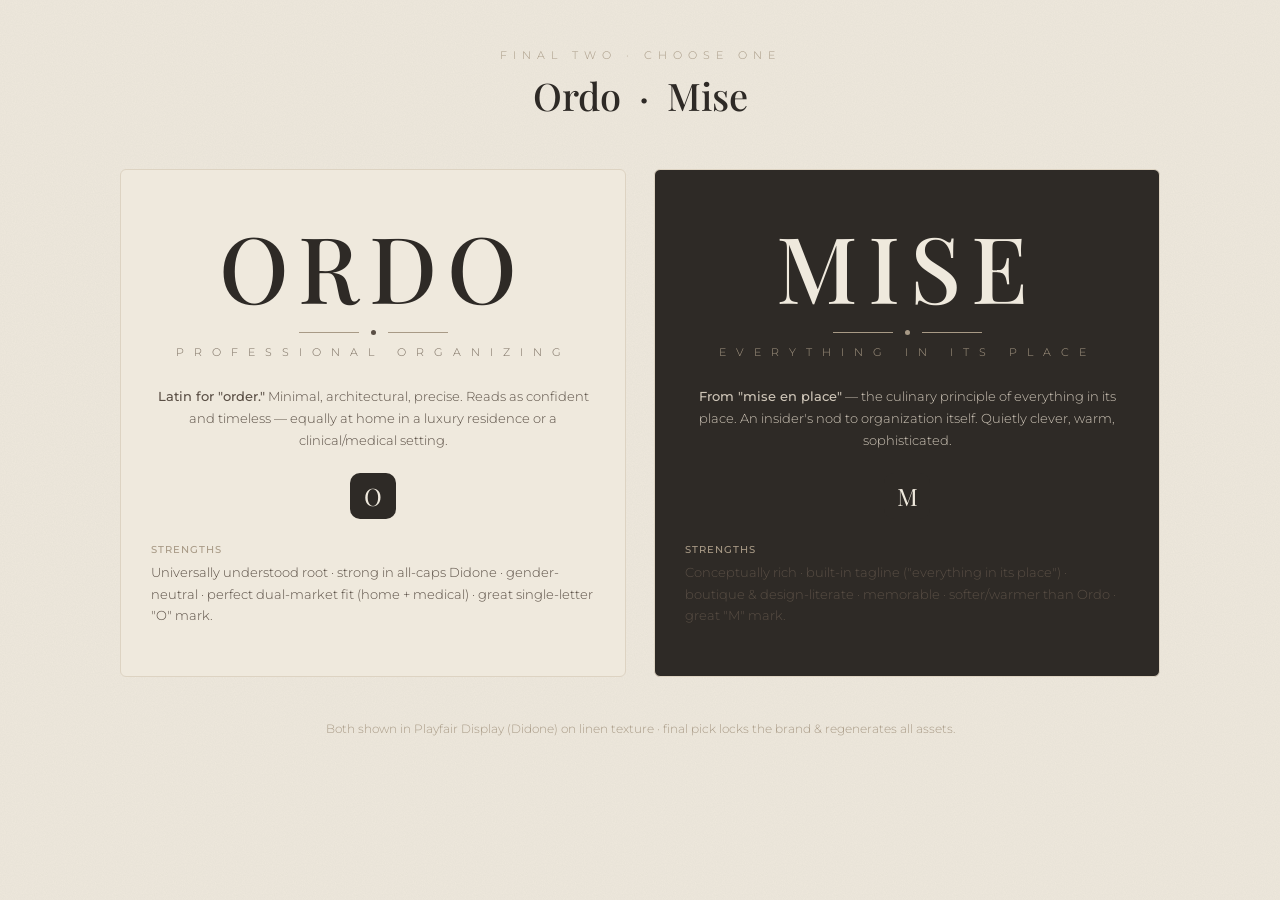
<file: brand/name-comparison.html>
<!DOCTYPE html>
<html lang="en">
<head>
<meta charset="UTF-8">
<meta name="viewport" content="width=device-width, initial-scale=1.0">
<title>Ordo vs Mise — Name Comparison</title>
<link rel="preconnect" href="https://fonts.googleapis.com">
<link rel="preconnect" href="https://fonts.gstatic.com" crossorigin>
<link href="https://fonts.googleapis.com/css2?family=Playfair+Display:wght@400;500;600&family=Montserrat:wght@300;400;500&display=swap" rel="stylesheet">
<style>
  :root{--cream:#EFE9DD;--linen:#FBF8F3;--charcoal:#2E2A26;--taupe:#A89A86;--espresso:#5A4F45;--muted:#7A6E60}
  *{box-sizing:border-box;margin:0;padding:0}
  body{background:var(--cream);color:var(--charcoal);font-family:'Montserrat',sans-serif;font-weight:300;padding:48px 24px;
    background-image:url("data:image/svg+xml,%3Csvg xmlns='http://www.w3.org/2000/svg' width='120' height='120'%3E%3Cfilter id='n'%3E%3CfeTurbulence type='fractalNoise' baseFrequency='0.9' numOctaves='2'/%3E%3CfeColorMatrix values='0 0 0 0 0 0 0 0 0 0 0 0 0 0 0 0 0 0 0.035 0'/%3E%3C/filter%3E%3Crect width='100%25' height='100%25' filter='url(%23n)'/%3E%3C/svg%3E");}
  .wrap{max-width:1040px;margin:0 auto}
  .eyebrow{text-align:center;letter-spacing:6px;text-transform:uppercase;font-size:11px;color:var(--taupe);margin-bottom:8px}
  h1{font-family:'Playfair Display',serif;font-weight:500;font-size:38px;text-align:center;margin-bottom:48px}
  .grid{display:grid;grid-template-columns:1fr 1fr;gap:28px}
  @media(max-width:760px){.grid{grid-template-columns:1fr}}
  .card{background:var(--cream);border:1px solid #ddd3c2;border-radius:6px;padding:50px 30px;text-align:center}
  .card.dark{background:var(--charcoal)}
  .name{font-family:'Playfair Display',serif;font-weight:500;font-size:92px;letter-spacing:10px;line-height:1;color:var(--charcoal)}
  .dark .name{color:var(--cream)}
  .rule{display:flex;align-items:center;justify-content:center;gap:12px;margin:18px 0 10px}
  .rule span{width:60px;height:1px;background:var(--taupe)}
  .rule i{width:5px;height:5px;border-radius:50%;background:var(--espresso)}
  .dark .rule i{background:var(--taupe)}
  .descr{font-size:11px;letter-spacing:10px;text-transform:uppercase;color:var(--muted)}
  .dark .descr{color:var(--taupe)}
  .meaning{margin-top:26px;font-size:13px;line-height:1.7;color:var(--espresso)}
  .dark .meaning{color:#cfc6b8}
  .meaning b{font-weight:500}
  .fav{display:flex;gap:10px;justify-content:center;margin-top:22px}
  .fav div{width:46px;height:46px;border-radius:10px;background:var(--charcoal);color:var(--cream);
    font-family:'Playfair Display',serif;font-size:24px;display:flex;align-items:center;justify-content:center}
  .pros{text-align:left;font-size:12.5px;color:var(--espresso);margin-top:22px;line-height:1.7}
  .pros b{font-weight:500;letter-spacing:1px;text-transform:uppercase;font-size:10px;color:var(--taupe);display:block;margin-bottom:4px}
  .note{text-align:center;color:var(--taupe);font-size:12px;margin-top:44px}
</style>
</head>
<body>
<div class="wrap">
  <div class="eyebrow">Final Two · Choose One</div>
  <h1>Ordo &nbsp;·&nbsp; Mise</h1>

  <div class="grid">
    <!-- ORDO -->
    <div class="card">
      <div class="name">ORDO</div>
      <div class="rule"><span></span><i></i><span></span></div>
      <div class="descr">Professional Organizing</div>
      <div class="meaning"><b>Latin for "order."</b> Minimal, architectural, precise. Reads as confident and timeless — equally at home in a luxury residence or a clinical/medical setting.</div>
      <div class="fav"><div>O</div></div>
      <div class="pros">
        <b>Strengths</b>
        Universally understood root · strong in all-caps Didone · gender-neutral · perfect dual-market fit (home + medical) · great single-letter "O" mark.
      </div>
    </div>

    <!-- MISE -->
    <div class="card dark">
      <div class="name">MISE</div>
      <div class="rule"><span></span><i></i><span></span></div>
      <div class="descr">Everything In Its Place</div>
      <div class="meaning"><b>From "mise en place"</b> — the culinary principle of everything in its place. An insider's nod to organization itself. Quietly clever, warm, sophisticated.</div>
      <div class="fav"><div>M</div></div>
      <div class="pros">
        <b>Strengths</b>
        Conceptually rich · built-in tagline ("everything in its place") · boutique &amp; design-literate · memorable · softer/warmer than Ordo · great "M" mark.
      </div>
    </div>
  </div>

  <div class="note">Both shown in Playfair Display (Didone) on linen texture · final pick locks the brand &amp; regenerates all assets.</div>
</div>
</body>
</html>
</file>
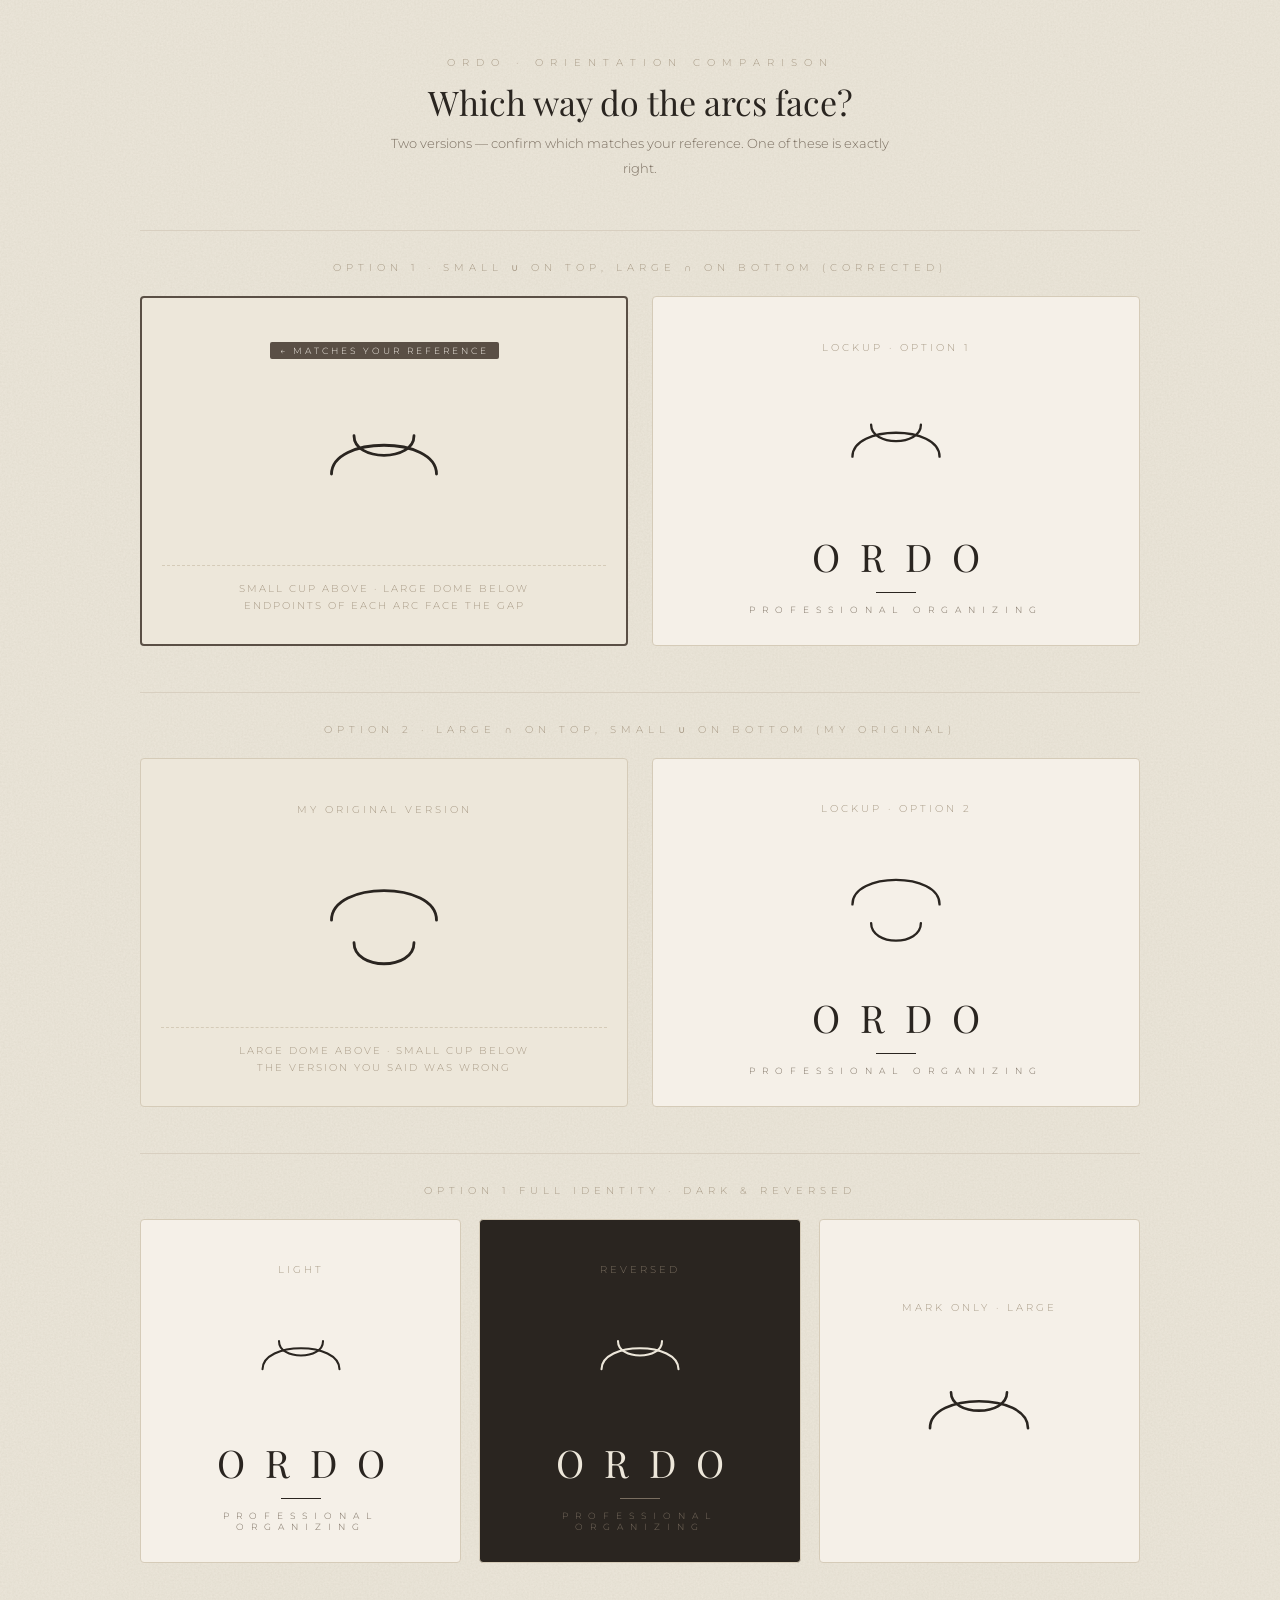
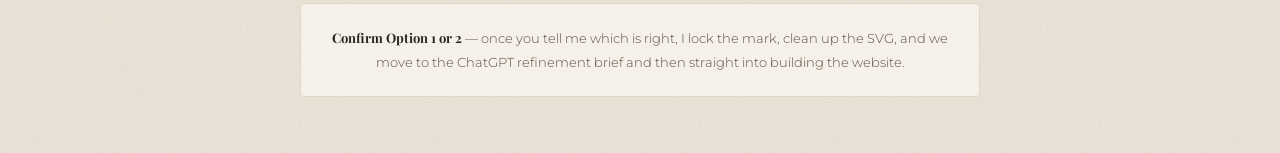
<file: brand/ordo-mark.html>
<!DOCTYPE html>
<html lang="en">
<head>
<meta charset="UTF-8">
<meta name="viewport" content="width=device-width, initial-scale=1.0">
<title>ORDO — The Mark</title>
<link rel="preconnect" href="https://fonts.googleapis.com">
<link rel="preconnect" href="https://fonts.gstatic.com" crossorigin>
<link href="https://fonts.googleapis.com/css2?family=Playfair+Display:wght@400;500&family=Montserrat:wght@200;300;400&display=swap" rel="stylesheet">
<style>
  :root{
    --cream:#EDE7DA; --charcoal:#2A2520; --taupe:#A89A86;
    --espresso:#5A4F45; --muted:#7A6E60; --linen:#F5F0E8;
  }
  *{box-sizing:border-box;margin:0;padding:0}
  body{
    background:var(--cream); color:var(--charcoal);
    font-family:'Montserrat',sans-serif; font-weight:300; padding:56px 20px;
    background-image:url("data:image/svg+xml,%3Csvg xmlns='http://www.w3.org/2000/svg' width='400' height='400'%3E%3Cfilter id='n'%3E%3CfeTurbulence type='fractalNoise' baseFrequency='0.55' numOctaves='4' seed='2'/%3E%3CfeColorMatrix values='0 0 0 0 0 0 0 0 0 0 0 0 0 0 0 0 0 0 0.05 0'/%3E%3C/filter%3E%3Crect width='100%25' height='100%25' filter='url(%23n)'/%3E%3C/svg%3E");
  }
  .wrap{max-width:1000px;margin:0 auto}
  .eyebrow{text-align:center;letter-spacing:7px;text-transform:uppercase;font-size:10px;color:var(--taupe);margin-bottom:10px}
  h1{font-family:'Playfair Display',serif;font-weight:400;font-size:34px;text-align:center;margin-bottom:6px}
  .lead{text-align:center;color:var(--muted);font-size:13px;margin:0 auto 50px;max-width:520px;line-height:1.9}
  .sh{font-size:10px;letter-spacing:5px;text-transform:uppercase;color:var(--taupe);text-align:center;
      padding:30px 0 22px;border-top:1px solid #d8cfc0;margin-top:46px}
  .g2{display:grid;grid-template-columns:1fr 1fr;gap:24px}
  .g3{display:grid;grid-template-columns:repeat(3,1fr);gap:18px}
  @media(max-width:640px){.g2,.g3{grid-template-columns:1fr}}
  .card{background:var(--cream);border:1px solid #d5cbb8;border-radius:4px;
    display:flex;flex-direction:column;align-items:center;justify-content:center;
    padding:44px 20px 30px;text-align:center;min-height:280px}
  .card.dk{background:var(--charcoal)}
  .card.linen{background:var(--linen)}
  .tag{font-size:9.5px;letter-spacing:3px;text-transform:uppercase;color:var(--taupe);margin-bottom:22px}
  .dk .tag{color:#7a6e60}
  .label{font-size:10px;letter-spacing:2px;text-transform:uppercase;color:var(--taupe);
    margin-top:20px;border-top:1px dashed #d5cbb8;padding-top:14px;width:100%;line-height:1.7}
  .dk .label{color:#6a5e50;border-color:#3a3028}
  .wm-name{font-family:'Playfair Display',serif;font-weight:400;font-size:38px;letter-spacing:20px;
    color:var(--charcoal);padding-left:20px;margin-top:16px}
  .dk .wm-name{color:var(--cream)}
  .wm-rule{width:40px;height:1px;background:var(--charcoal);margin:10px auto 11px}
  .dk .wm-rule{background:#7a6e60}
  .wm-desc{font-size:9px;letter-spacing:7px;text-transform:uppercase;color:var(--muted)}
  .dk .wm-desc{color:#7a6e60}
  .winner{border:2px solid var(--espresso) !important}
  .winner-tag{display:inline-block;background:var(--espresso);color:var(--linen);
    font-size:9px;letter-spacing:3px;text-transform:uppercase;padding:3px 10px;border-radius:2px;margin-bottom:16px}
  .note{max-width:680px;margin:40px auto 0;background:var(--linen);border:1px solid #e0d5c0;
    border-radius:4px;padding:22px 26px;font-size:13px;line-height:1.85;color:var(--espresso);text-align:center}
  .note b{font-family:'Playfair Display',serif;color:var(--charcoal)}
</style>
</head>
<body>
<div class="wrap">
  <div class="eyebrow">ORDO · Orientation Comparison</div>
  <h1>Which way do the arcs face?</h1>
  <div class="lead">Two versions — confirm which matches your reference. One of these is exactly right.</div>

  <div class="sh">Option 1 · Small ∪ on top, Large ∩ on bottom (corrected)</div>
  <div class="g2">

    <!-- OPTION 1: corrected — small cup on top, dome on bottom -->
    <div class="card winner">
      <div class="winner-tag">← Matches your reference</div>
      <svg width="150" height="170" viewBox="0 0 160 180" fill="none">
        <!-- top: small arc opens UPWARD ∪ — like a tiny cup or smile -->
        <path d="M 48,64 C 48,92 112,92 112,64"
              stroke="#2A2520" stroke-width="3" stroke-linecap="round" fill="none"/>
        <!-- bottom: larger arc opens DOWNWARD ∩ — like a dome -->
        <path d="M 24,105 C 24,64 136,64 136,105"
              stroke="#2A2520" stroke-width="3" stroke-linecap="round" fill="none"/>
      </svg>
      <div class="label">Small cup above · Large dome below<br>Endpoints of each arc face the gap</div>
    </div>

    <!-- OPTION 1 lockup -->
    <div class="card linen">
      <div class="tag">Lockup · Option 1</div>
      <svg width="130" height="140" viewBox="0 0 160 180" fill="none">
        <path d="M 48,64 C 48,92 112,92 112,64"
              stroke="#2A2520" stroke-width="3" stroke-linecap="round" fill="none"/>
        <path d="M 24,105 C 24,64 136,64 136,105"
              stroke="#2A2520" stroke-width="3" stroke-linecap="round" fill="none"/>
      </svg>
      <div class="wm-name">ORDO</div>
      <div class="wm-rule"></div>
      <div class="wm-desc">Professional Organizing</div>
    </div>

  </div>

  <div class="sh">Option 2 · Large ∩ on top, Small ∪ on bottom (my original)</div>
  <div class="g2">

    <!-- OPTION 2: my original — dome on top, cup on bottom -->
    <div class="card">
      <div class="tag">My original version</div>
      <svg width="150" height="170" viewBox="0 0 160 180" fill="none">
        <!-- top: large arc opens DOWNWARD ∩ -->
        <path d="M 24,88 C 24,46 136,46 136,88"
              stroke="#2A2520" stroke-width="3" stroke-linecap="round" fill="none"/>
        <!-- bottom: small arc opens UPWARD ∪ -->
        <path d="M 48,112 C 48,142 112,142 112,112"
              stroke="#2A2520" stroke-width="3" stroke-linecap="round" fill="none"/>
      </svg>
      <div class="label">Large dome above · Small cup below<br>The version you said was wrong</div>
    </div>

    <!-- OPTION 2 lockup -->
    <div class="card linen">
      <div class="tag">Lockup · Option 2</div>
      <svg width="130" height="140" viewBox="0 0 160 180" fill="none">
        <path d="M 24,88 C 24,46 136,46 136,88"
              stroke="#2A2520" stroke-width="3" stroke-linecap="round" fill="none"/>
        <path d="M 48,112 C 48,142 112,142 112,112"
              stroke="#2A2520" stroke-width="3" stroke-linecap="round" fill="none"/>
      </svg>
      <div class="wm-name">ORDO</div>
      <div class="wm-rule"></div>
      <div class="wm-desc">Professional Organizing</div>
    </div>

  </div>

  <!-- Full lockup row for Option 1 -->
  <div class="sh">Option 1 Full Identity · Dark &amp; Reversed</div>
  <div class="g3">

    <div class="card linen">
      <div class="tag">Light</div>
      <svg width="110" height="124" viewBox="0 0 160 180" fill="none">
        <path d="M 48,64 C 48,92 112,92 112,64"  stroke="#2A2520" stroke-width="3" stroke-linecap="round"/>
        <path d="M 24,105 C 24,64 136,64 136,105" stroke="#2A2520" stroke-width="3" stroke-linecap="round"/>
      </svg>
      <div class="wm-name">ORDO</div>
      <div class="wm-rule"></div>
      <div class="wm-desc">Professional Organizing</div>
    </div>

    <div class="card dk">
      <div class="tag">Reversed</div>
      <svg width="110" height="124" viewBox="0 0 160 180" fill="none">
        <path d="M 48,64 C 48,92 112,92 112,64"  stroke="#EDE7DA" stroke-width="3" stroke-linecap="round"/>
        <path d="M 24,105 C 24,64 136,64 136,105" stroke="#EDE7DA" stroke-width="3" stroke-linecap="round"/>
      </svg>
      <div class="wm-name">ORDO</div>
      <div class="wm-rule"></div>
      <div class="wm-desc">Professional Organizing</div>
    </div>

    <div class="card linen">
      <div class="tag">Mark only · large</div>
      <svg width="140" height="160" viewBox="0 0 160 180" fill="none">
        <path d="M 48,64 C 48,92 112,92 112,64"  stroke="#2A2520" stroke-width="3" stroke-linecap="round"/>
        <path d="M 24,105 C 24,64 136,64 136,105" stroke="#2A2520" stroke-width="3" stroke-linecap="round"/>
      </svg>
    </div>

  </div>

  <div class="note">
    <b>Confirm Option 1 or 2</b> — once you tell me which is right, I lock the mark, clean up the SVG, and we move to the ChatGPT refinement brief and then straight into building the website.
  </div>

</div>
</body>
</html>
</file>
<file: css/style.css>
/* ─────────────────────────────────────────────
   ORDÖ · Design System
   ───────────────────────────────────────────── */

@import url('https://fonts.googleapis.com/css2?family=Playfair+Display:ital,wght@0,400;0,500;0,600;1,400;1,500&family=Montserrat:wght@200;300;400;500;600;700&display=swap');

/* ── Variables ── */
:root {
  --sage:        #8B9E7A;
  --sage-dark:   #6B7D5C;
  --sage-pale:   #C8D4BD;
  --sage-tint:   #EFF3EB;
  --cream:       #F5EFE0;
  --linen:       #FBF8F3;
  --ivory:       #F0E8D6;
  --charcoal:    #2E2A26;
  --charcoal-lt: #4A433C;
  --taupe:       #A89A86;
  --espresso:    #5A4F45;
  --white:       #FFFFFF;

  --font-display: 'Playfair Display', Georgia, serif;
  --font-body:    'Montserrat', Helvetica, Arial, sans-serif;

  --radius:   6px;
  --radius-lg: 12px;
  --shadow:   0 2px 24px rgba(46,42,38,.07);
  --shadow-md: 0 8px 40px rgba(46,42,38,.11);

  --nav-h: 80px;
  --max-w: 1140px;
  --section-py: 96px;
}

/* ── Reset ── */
*, *::before, *::after { box-sizing: border-box; margin: 0; padding: 0; }
html { scroll-behavior: smooth; -webkit-font-smoothing: antialiased; }
body {
  font-family: var(--font-body);
  font-weight: 300;
  font-size: 17px;
  line-height: 1.75;
  color: var(--charcoal);
  background: var(--cream);
}
img { display: block; max-width: 100%; }
a { color: inherit; text-decoration: none; }
ul { list-style: none; }
button { cursor: pointer; border: none; background: none; font-family: inherit; }

/* ── Typography ── */
h1, h2, h3, h4 {
  font-family: var(--font-display);
  font-weight: 400;
  line-height: 1.2;
  color: var(--charcoal);
}
h1 { font-size: clamp(36px, 5vw, 62px); }
h2 { font-size: clamp(28px, 3.5vw, 46px); }
h3 { font-size: clamp(20px, 2.5vw, 28px); }
h4 { font-size: 20px; }
p  { color: var(--charcoal-lt); }

.eyebrow {
  font-size: 11px;
  font-weight: 300;
  letter-spacing: 8px;
  text-transform: uppercase;
  color: var(--taupe);
  display: block;
  margin-bottom: 14px;
}
.lead {
  font-size: 19px;
  line-height: 1.8;
  color: var(--charcoal-lt);
  max-width: 640px;
}

/* ── Layout ── */
.container {
  width: 100%;
  max-width: var(--max-w);
  margin: 0 auto;
  padding: 0 32px;
}
section { padding: var(--section-py) 0; }
.section-linen  { background: var(--linen); }
.section-sage   { background: var(--sage); }
.section-cream  { background: var(--cream); }
.section-tint   { background: var(--sage-tint); }

.grid-2 { display: grid; grid-template-columns: 1fr 1fr; gap: 32px; }
.grid-3 { display: grid; grid-template-columns: repeat(3, 1fr); gap: 28px; }
.grid-4 { display: grid; grid-template-columns: repeat(4, 1fr); gap: 24px; }

/* ── Navigation ── */
.nav {
  position: fixed;
  top: 0; left: 0; right: 0;
  z-index: 100;
  height: var(--nav-h);
  display: flex;
  align-items: center;
  transition: background .35s ease, box-shadow .35s ease;
}
.nav.scrolled {
  background: rgba(245,239,224,.96);
  backdrop-filter: blur(12px);
  box-shadow: 0 1px 0 rgba(168,154,134,.2);
}
.nav .container {
  display: flex;
  align-items: center;
  justify-content: space-between;
}
.nav-logo {
  flex-shrink: 0;
  text-decoration: none;
  display: flex;
  align-items: center;
}
.nav-wordmark {
  font-family: var(--font-body);
  font-weight: 800;
  font-size: 21px;
  letter-spacing: 7px;
  text-transform: uppercase;
  color: var(--charcoal);
  transition: color .25s;
  text-indent: 7px;
}
.nav-hero:not(.scrolled) .nav-wordmark { color: var(--charcoal); }
.nav-links {
  display: flex;
  align-items: center;
  gap: 36px;
}
.nav-links a {
  font-size: 12px;
  font-weight: 400;
  letter-spacing: 3px;
  text-transform: uppercase;
  color: var(--charcoal);
  transition: color .2s;
  position: relative;
}
.nav-links a::after {
  content: '';
  position: absolute;
  bottom: -3px; left: 0; right: 0;
  height: 1px;
  background: var(--sage);
  transform: scaleX(0);
  transform-origin: left;
  transition: transform .25s ease;
}
.nav-links a:hover { color: var(--sage-dark); }
.nav-links a:hover::after { transform: scaleX(1); }
.nav .btn-nav {
  font-size: 11px;
  font-weight: 500;
  letter-spacing: 3px;
  text-transform: uppercase;
  padding: 11px 24px;
  border: 1px solid var(--sage);
  color: var(--sage-dark);
  border-radius: 2px;
  transition: all .25s;
}
.nav .btn-nav:hover {
  background: var(--sage);
  color: var(--ivory);
}
.nav-toggle {
  display: none;
  flex-direction: column;
  gap: 5px;
  padding: 4px;
}
.nav-toggle span {
  display: block;
  width: 24px;
  height: 1.5px;
  background: var(--charcoal);
  transition: all .3s;
}

/* ── Hero ── */
.hero {
  min-height: 100vh;
  background: var(--ivory);
  display: flex;
  flex-direction: column;
  align-items: center;
  justify-content: center;
  text-align: center;
  padding: calc(var(--nav-h) + 52px) 32px 88px;
  position: relative;
  overflow: hidden;
}
.hero::before {
  content: '';
  position: absolute;
  inset: 0;
  background: url("data:image/svg+xml,%3Csvg xmlns='http://www.w3.org/2000/svg' width='400' height='400'%3E%3Cfilter id='n'%3E%3CfeTurbulence type='fractalNoise' baseFrequency='0.65' numOctaves='4' seed='5'/%3E%3CfeColorMatrix values='0 0 0 0 0 0 0 0 0 0 0 0 0 0 0 0 0 0 0.025 0'/%3E%3C/filter%3E%3Crect width='100%25' height='100%25' filter='url(%23n)'/%3E%3C/svg%3E");
  pointer-events: none;
}

/* ── Logo rectangle ── */
.hero-logo-wrap {
  width: 100%;
  max-width: 920px;
  height: clamp(280px, 34vw, 420px);
  margin: 0 auto 60px;
  border-radius: 4px;
  overflow: hidden;
  position: relative;
  box-shadow: 0 14px 60px rgba(46,42,38,.14), 0 2px 12px rgba(46,42,38,.08);
}

/* Texture layer — expands along silk's natural diagonal grain, then pulls back */
.hero-logo-wrap::before {
  content: '';
  position: absolute;
  inset: 0;
  background: url('../assets/logo-texture.jpg') center center / cover no-repeat;
  transform-origin: center center;
  animation: texture-breathe 6s cubic-bezier(0.45, 0, 0.25, 1) infinite;
}
@keyframes texture-breathe {
  /* Silk grain runs upper-left → lower-right; expansion follows that axis */
  0%   { transform: scale(1.0)  translate(0,    0);   }
  45%  { transform: scale(1.15) translate(-2.5%, -1.8%); }
  55%  { transform: scale(1.15) translate(-2.5%, -1.8%); }
  100% { transform: scale(1.0)  translate(0,    0);   }
}

/* ORDÖ lockup — static, on top, matches original logo typography */
.hero-logo-lockup {
  position: relative;
  z-index: 10;
  text-align: center;
  pointer-events: none;
}
.hero-wordmark-display {
  font-family: var(--font-body);
  font-weight: 800;
  font-size: clamp(64px, 11vw, 118px);
  letter-spacing: 16px;
  text-indent: 16px;
  color: var(--ivory);
  line-height: 1;
  text-shadow: 0 1px 20px rgba(30,44,22,.28);
}
.hero-lockup-rule {
  width: min(320px, 54vw);
  height: 1px;
  background: rgba(240,232,214,.50);
  margin: 16px auto 12px;
}
.hero-lockup-desc {
  display: block;
  font-size: 9.5px;
  font-weight: 300;
  letter-spacing: 9px;
  text-indent: 9px;
  text-transform: uppercase;
  color: rgba(240,232,214,.70);
}

/* unused — kept for nav/footer references */
.hero-wordmark-display {
  font-family: var(--font-body);
  font-weight: 800;
  font-size: clamp(64px, 11vw, 118px);
  letter-spacing: 16px;
  text-indent: 16px;
  color: var(--ivory);
  line-height: 1;
  text-shadow: 0 2px 28px rgba(36,50,28,.32);
}
.hero-lockup-rule {
  width: min(320px, 54vw);
  height: 1px;
  background: rgba(240,232,214,.50);
  margin: 16px auto 12px;
}
.hero-lockup-desc {
  font-family: var(--font-body);
  font-size: 9.5px;
  font-weight: 300;
  letter-spacing: 9px;
  text-indent: 9px;
  text-transform: uppercase;
  color: rgba(240,232,214,.70);
  display: block;
}

.hero-inner {
  position: relative;
  max-width: 680px;
  width: 100%;
}
.hero h1 {
  color: var(--charcoal);
  font-style: italic;
  font-weight: 400;
  margin-bottom: 20px;
}
.hero p {
  color: var(--charcoal-lt);
  font-size: 16px;
  font-weight: 300;
  letter-spacing: .3px;
  max-width: 520px;
  margin: 0 auto 44px;
}
.hero-btns {
  display: flex;
  gap: 16px;
  justify-content: center;
  flex-wrap: wrap;
}

/* ── Buttons ── */
.btn {
  display: inline-block;
  font-family: var(--font-body);
  font-size: 11px;
  font-weight: 500;
  letter-spacing: 4px;
  text-transform: uppercase;
  padding: 16px 36px;
  border-radius: 2px;
  transition: all .25s ease;
  white-space: nowrap;
}
.btn-primary {
  background: var(--ivory);
  color: var(--espresso);
  border: 1px solid transparent;
}
.btn-primary:hover {
  background: transparent;
  border-color: var(--ivory);
  color: var(--ivory);
}
.btn-sage {
  background: var(--sage);
  color: var(--ivory);
  border: 1px solid transparent;
}
.btn-sage:hover {
  background: var(--sage-dark);
}
.btn-outline-sage {
  background: transparent;
  color: var(--sage-dark);
  border: 1px solid rgba(139,158,122,.55);
}
.btn-outline-sage:hover {
  background: rgba(139,158,122,.07);
  border-color: var(--sage);
}
.btn-outline-light {
  background: transparent;
  color: var(--ivory);
  border: 1px solid rgba(240,232,214,.5);
}
.btn-outline-light:hover {
  background: rgba(240,232,214,.12);
  border-color: var(--ivory);
}
.btn-dark {
  background: var(--espresso);
  color: var(--ivory);
  border: 1px solid transparent;
}
.btn-dark:hover {
  background: var(--charcoal);
}
.btn-outline-dark {
  background: transparent;
  color: var(--espresso);
  border: 1px solid var(--espresso);
}
.btn-outline-dark:hover {
  background: var(--espresso);
  color: var(--ivory);
}
.btn-sage {
  background: var(--sage);
  color: var(--ivory);
  border: 1px solid transparent;
}
.btn-sage:hover { background: var(--sage-dark); }

/* ── Section headers ── */
.section-header {
  text-align: center;
  margin-bottom: 64px;
}
.section-header h2 { margin-bottom: 16px; }
.section-header .lead {
  margin: 0 auto;
  font-size: 17px;
}

/* ── Dual expertise cards ── */
.expertise-grid {
  display: grid;
  grid-template-columns: 1fr 1fr;
  gap: 0;
  border-radius: var(--radius-lg);
  overflow: hidden;
  box-shadow: var(--shadow-md);
}
.expertise-card {
  padding: 64px 52px;
  display: flex;
  flex-direction: column;
  gap: 20px;
}
.expertise-card.residential { background: var(--linen); }
.expertise-card.medical     { background: var(--sage); }
.expertise-card .tag {
  font-size: 10px;
  font-weight: 500;
  letter-spacing: 6px;
  text-transform: uppercase;
}
.expertise-card.residential .tag { color: var(--taupe); }
.expertise-card.medical     .tag { color: rgba(240,232,214,.7); }
.expertise-card h3 { line-height: 1.25; }
.expertise-card.medical h3 { color: var(--ivory); }
.expertise-card p { font-size: 15px; line-height: 1.8; }
.expertise-card.medical p { color: rgba(240,232,214,.82); }
.expertise-link {
  font-size: 11px;
  font-weight: 500;
  letter-spacing: 4px;
  text-transform: uppercase;
  display: inline-flex;
  align-items: center;
  gap: 10px;
  margin-top: 8px;
  transition: gap .2s;
}
.expertise-card.residential .expertise-link { color: var(--espresso); }
.expertise-card.medical     .expertise-link { color: var(--ivory); }
.expertise-link:hover { gap: 16px; }

/* ── Process steps ── */
.process-grid {
  display: grid;
  grid-template-columns: repeat(3, 1fr);
  gap: 2px;
}
.process-step {
  padding: 52px 40px;
  background: var(--linen);
  position: relative;
}
.process-step:nth-child(2) { background: var(--sage); }
.process-num {
  font-family: var(--font-display);
  font-size: 64px;
  font-weight: 400;
  line-height: 1;
  color: var(--sage-pale);
  margin-bottom: 20px;
  display: block;
}
.process-step:nth-child(2) .process-num { color: rgba(200,212,189,.35); }
.process-step h4 { margin-bottom: 12px; }
.process-step:nth-child(2) h4 { color: var(--ivory); }
.process-step:nth-child(2) p  { color: rgba(240,232,214,.8); }
.process-step p { font-size: 15px; }

/* ── Why ORDÖ (4 pillars) ── */
.pillars-grid {
  display: grid;
  grid-template-columns: repeat(4, 1fr);
  gap: 28px;
}
.pillar {
  padding: 36px 28px;
  border: 1px solid rgba(168,154,134,.2);
  border-radius: var(--radius);
  transition: border-color .25s, box-shadow .25s;
}
.pillar:hover {
  border-color: var(--sage-pale);
  box-shadow: var(--shadow);
}
.pillar-icon {
  width: 40px;
  height: 40px;
  display: flex;
  align-items: center;
  justify-content: center;
  margin-bottom: 18px;
}
.pillar-icon svg { width: 28px; height: 28px; stroke: var(--sage); fill: none; stroke-width: 1.5; stroke-linecap: round; stroke-linejoin: round; }
.pillar h4 { font-size: 17px; margin-bottom: 10px; }
.pillar p { font-size: 14px; line-height: 1.75; }

/* ── Mission strip ── */
.mission-strip {
  background: var(--charcoal);
  padding: 72px 32px;
  text-align: center;
}
.mission-strip blockquote {
  font-family: var(--font-display);
  font-size: clamp(22px, 3vw, 36px);
  font-style: italic;
  font-weight: 400;
  color: var(--ivory);
  max-width: 760px;
  margin: 0 auto;
  line-height: 1.5;
}

/* ── CTA Section ── */
.cta-section {
  background: var(--sage);
  padding: var(--section-py) 32px;
  text-align: center;
  background-image:
    radial-gradient(ellipse at 20% 50%, rgba(107,125,92,.5) 0%, transparent 55%),
    radial-gradient(ellipse at 80% 50%, rgba(91,108,77,.4) 0%, transparent 55%);
}
.cta-section h2 {
  color: var(--ivory);
  margin-bottom: 16px;
}
.cta-section p {
  color: rgba(240,232,214,.8);
  font-size: 16px;
  max-width: 500px;
  margin: 0 auto 40px;
}

/* ── Services ── */
.service-tabs {
  display: flex;
  gap: 2px;
  margin-bottom: 52px;
  border-radius: 3px;
  overflow: hidden;
  max-width: 500px;
}
.tab-btn {
  flex: 1;
  padding: 14px 20px;
  font-size: 11px;
  font-weight: 500;
  letter-spacing: 3px;
  text-transform: uppercase;
  background: var(--linen);
  color: var(--taupe);
  transition: all .25s;
  border: 1px solid rgba(168,154,134,.2);
  cursor: pointer;
}
.tab-btn.active {
  background: var(--sage);
  color: var(--ivory);
  border-color: var(--sage);
}
.services-grid {
  display: grid;
  grid-template-columns: repeat(3, 1fr);
  gap: 20px;
}
.service-card {
  padding: 36px 30px;
  background: var(--linen);
  border-radius: var(--radius);
  border: 1px solid rgba(168,154,134,.15);
  transition: all .25s;
}
.service-card:hover {
  border-color: var(--sage-pale);
  box-shadow: var(--shadow);
  transform: translateY(-2px);
}
.service-card h4 {
  font-size: 18px;
  margin-bottom: 12px;
  color: var(--charcoal);
}
.service-card p { font-size: 14px; line-height: 1.8; }
.service-num {
  font-family: var(--font-display);
  font-size: 13px;
  color: var(--sage-pale);
  font-weight: 400;
  margin-bottom: 14px;
  display: block;
}

/* ── About ── */
.about-grid {
  display: grid;
  grid-template-columns: 1fr 1.2fr;
  gap: 80px;
  align-items: start;
}
.about-image-wrap {
  position: relative;
}
.about-image-placeholder {
  width: 100%;
  aspect-ratio: 3/4;
  background: var(--sage-tint);
  border-radius: var(--radius-lg);
  display: flex;
  align-items: center;
  justify-content: center;
  border: 1px solid rgba(168,154,134,.2);
}
.about-image-placeholder span {
  font-size: 11px;
  letter-spacing: 4px;
  text-transform: uppercase;
  color: var(--taupe);
}
.about-accent {
  position: absolute;
  bottom: -24px;
  right: -24px;
  width: 160px;
  height: 160px;
  background: var(--sage);
  border-radius: var(--radius-lg);
  display: flex;
  align-items: center;
  justify-content: center;
  padding: 20px;
}
.about-accent p {
  font-family: var(--font-display);
  font-style: italic;
  font-size: 15px;
  color: var(--ivory);
  line-height: 1.5;
  text-align: center;
}
.about-content { padding-top: 8px; }
.about-content h2 { margin-bottom: 28px; }
.about-content p { margin-bottom: 20px; font-size: 16px; line-height: 1.85; }
.about-content p:last-of-type { margin-bottom: 36px; }

/* ── Gallery ── */
.gallery-grid {
  display: grid;
  grid-template-columns: repeat(3, 1fr);
  gap: 4px;
}
.gallery-item {
  aspect-ratio: 1;
  background: var(--sage-tint);
  display: flex;
  align-items: center;
  justify-content: center;
  position: relative;
  overflow: hidden;
  cursor: pointer;
}
.gallery-item::after {
  content: 'Coming Soon';
  font-size: 10px;
  letter-spacing: 4px;
  text-transform: uppercase;
  color: var(--taupe);
}
.gallery-label {
  position: absolute;
  bottom: 0; left: 0; right: 0;
  padding: 10px 14px;
  background: linear-gradient(to top, rgba(46,42,38,.6), transparent);
  font-size: 11px;
  color: var(--ivory);
  letter-spacing: 2px;
  text-transform: uppercase;
  opacity: 0;
  transition: opacity .25s;
}
.gallery-item:hover .gallery-label { opacity: 1; }

/* ── Pricing ── */
.pricing-card {
  max-width: 700px;
  margin: 0 auto;
  background: var(--linen);
  border-radius: var(--radius-lg);
  padding: 64px 72px;
  text-align: center;
  border: 1px solid rgba(168,154,134,.2);
  box-shadow: var(--shadow-md);
}
.pricing-card h2 { margin-bottom: 20px; }
.pricing-card .lead { margin: 0 auto 36px; font-size: 16px; }
.pricing-includes {
  display: flex;
  flex-direction: column;
  gap: 14px;
  text-align: left;
  margin: 36px 0 44px;
  padding: 36px 40px;
  background: var(--sage-tint);
  border-radius: var(--radius);
}
.pricing-includes li {
  display: flex;
  align-items: flex-start;
  gap: 14px;
  font-size: 15px;
  color: var(--charcoal-lt);
}
.pricing-includes li::before {
  content: '';
  width: 18px;
  height: 18px;
  background: var(--sage);
  border-radius: 50%;
  flex-shrink: 0;
  margin-top: 3px;
  background-image: url("data:image/svg+xml,%3Csvg xmlns='http://www.w3.org/2000/svg' viewBox='0 0 18 18' fill='none' stroke='%23F0E8D6' stroke-width='2' stroke-linecap='round' stroke-linejoin='round'%3E%3Cpath d='M4 9l3 3 7-7'/%3E%3C/svg%3E");
  background-size: cover;
}

/* ── Testimonials ── */
.testimonials-grid {
  display: grid;
  grid-template-columns: repeat(3, 1fr);
  gap: 24px;
}
.testimonial-card {
  padding: 40px 36px;
  background: var(--linen);
  border-radius: var(--radius);
  border: 1px solid rgba(168,154,134,.15);
}
.testimonial-quote {
  font-family: var(--font-display);
  font-style: italic;
  font-size: 17px;
  line-height: 1.7;
  color: var(--charcoal);
  margin-bottom: 24px;
}
.testimonial-quote::before { content: '\201C'; }
.testimonial-quote::after  { content: '\201D'; }
.testimonial-attr { font-size: 12px; letter-spacing: 2px; text-transform: uppercase; color: var(--taupe); }
.testimonial-service { font-size: 11px; color: var(--sage); letter-spacing: 1px; margin-top: 4px; }

/* ── Contact ── */
.contact-grid {
  display: grid;
  grid-template-columns: 1fr 1.4fr;
  gap: 80px;
  align-items: start;
}
.contact-info h2 { margin-bottom: 20px; }
.contact-info p { font-size: 16px; margin-bottom: 36px; }
.contact-detail {
  display: flex;
  flex-direction: column;
  gap: 18px;
  margin-bottom: 40px;
}
.contact-detail-item {
  display: flex;
  align-items: center;
  gap: 14px;
  font-size: 15px;
  color: var(--charcoal-lt);
}
.contact-detail-item svg {
  width: 18px; height: 18px;
  stroke: var(--sage); fill: none;
  stroke-width: 1.5; stroke-linecap: round; stroke-linejoin: round;
  flex-shrink: 0;
}
.social-links {
  display: flex;
  gap: 16px;
}
.social-link {
  width: 42px; height: 42px;
  border: 1px solid rgba(168,154,134,.3);
  border-radius: 50%;
  display: flex;
  align-items: center;
  justify-content: center;
  transition: all .25s;
}
.social-link svg { width: 16px; height: 16px; stroke: var(--taupe); fill: none; stroke-width: 1.5; stroke-linecap: round; stroke-linejoin: round; transition: stroke .25s; }
.social-link:hover { background: var(--sage); border-color: var(--sage); }
.social-link:hover svg { stroke: var(--ivory); }

/* ── Form ── */
.form { display: flex; flex-direction: column; gap: 18px; }
.form-group { display: flex; flex-direction: column; gap: 6px; }
.form-row { display: grid; grid-template-columns: 1fr 1fr; gap: 18px; }
label {
  font-size: 11px;
  font-weight: 500;
  letter-spacing: 3px;
  text-transform: uppercase;
  color: var(--taupe);
}
input, select, textarea {
  width: 100%;
  padding: 14px 18px;
  background: var(--linen);
  border: 1px solid rgba(168,154,134,.3);
  border-radius: var(--radius);
  font-family: var(--font-body);
  font-size: 15px;
  font-weight: 300;
  color: var(--charcoal);
  outline: none;
  transition: border-color .2s;
  appearance: none;
}
input:focus, select:focus, textarea:focus {
  border-color: var(--sage);
}
textarea { resize: vertical; min-height: 140px; }
select {
  background-image: url("data:image/svg+xml,%3Csvg xmlns='http://www.w3.org/2000/svg' viewBox='0 0 24 24' fill='none' stroke='%23A89A86' stroke-width='1.5' stroke-linecap='round' stroke-linejoin='round'%3E%3Cpath d='M6 9l6 6 6-6'/%3E%3C/svg%3E");
  background-repeat: no-repeat;
  background-position: right 14px center;
  background-size: 18px;
  padding-right: 44px;
  cursor: pointer;
}
.form-submit { margin-top: 8px; }

/* ── Footer ── */
footer {
  background: var(--charcoal);
  padding: 64px 0 36px;
}
.footer-grid {
  display: grid;
  grid-template-columns: 1.5fr 1fr 1fr 1fr;
  gap: 48px;
  margin-bottom: 56px;
}
.footer-logo {
  margin-bottom: 8px;
}
.footer-wordmark {
  font-family: var(--font-body);
  font-weight: 800;
  font-size: 32px;
  letter-spacing: 8px;
  text-indent: 8px;
  text-transform: uppercase;
  color: var(--ivory);
  opacity: .9;
  display: block;
  margin-bottom: 6px;
}
.footer-descriptor {
  font-size: 9px;
  font-weight: 300;
  letter-spacing: 6px;
  text-indent: 6px;
  text-transform: uppercase;
  color: rgba(240,232,214,.4);
  display: block;
  margin-bottom: 20px;
}
.footer-tagline {
  font-size: 14px;
  color: rgba(240,232,214,.6);
  line-height: 1.75;
  max-width: 220px;
}
.footer-col h5 {
  font-family: var(--font-body);
  font-size: 11px;
  font-weight: 500;
  letter-spacing: 4px;
  text-transform: uppercase;
  color: rgba(240,232,214,.45);
  margin-bottom: 20px;
}
.footer-col ul { display: flex; flex-direction: column; gap: 12px; }
.footer-col ul a {
  font-size: 14px;
  color: rgba(240,232,214,.65);
  transition: color .2s;
}
.footer-col ul a:hover { color: var(--ivory); }
.footer-bottom {
  padding-top: 28px;
  border-top: 1px solid rgba(240,232,214,.08);
  display: flex;
  justify-content: space-between;
  align-items: center;
  flex-wrap: wrap;
  gap: 16px;
}
.footer-bottom p {
  font-size: 12px;
  color: rgba(240,232,214,.35);
}

/* ── Animations ── */
.fade-up {
  opacity: 0;
  transform: translateY(28px);
  transition: opacity .7s ease, transform .7s ease;
}
.fade-up.visible {
  opacity: 1;
  transform: translateY(0);
}
.fade-up:nth-child(2) { transition-delay: .1s; }
.fade-up:nth-child(3) { transition-delay: .2s; }
.fade-up:nth-child(4) { transition-delay: .3s; }

/* ── Page header (inner pages) ── */
.page-hero {
  padding: calc(var(--nav-h) + 72px) 32px 72px;
  background: var(--linen);
  border-bottom: 1px solid rgba(139,158,122,.14);
  text-align: center;
}
.page-hero h1 { color: var(--charcoal); font-style: italic; }
.page-hero p  { color: var(--charcoal-lt); font-size: 16px; max-width: 560px; margin: 16px auto 0; }

/* ── Responsive ── */
@media (max-width: 1024px) {
  :root { --section-py: 72px; }
  .pillars-grid { grid-template-columns: 1fr 1fr; }
  .footer-grid  { grid-template-columns: 1fr 1fr; gap: 36px; }
}

@media (max-width: 820px) {
  .expertise-grid  { grid-template-columns: 1fr; }
  .process-grid    { grid-template-columns: 1fr; }
  .grid-2          { grid-template-columns: 1fr; }
  .grid-3          { grid-template-columns: 1fr 1fr; }
  .services-grid   { grid-template-columns: 1fr 1fr; }
  .testimonials-grid { grid-template-columns: 1fr; }
  .about-grid      { grid-template-columns: 1fr; gap: 48px; }
  .contact-grid    { grid-template-columns: 1fr; gap: 48px; }
  .gallery-grid    { grid-template-columns: 1fr 1fr; }
  .about-image-wrap { max-width: 420px; }
}

@media (max-width: 640px) {
  :root { --section-py: 56px; --nav-h: 68px; }
  .container { padding: 0 20px; }
  .nav-links, .nav .btn-nav { display: none; }
  .nav-toggle { display: flex; }
  .grid-3, .services-grid, .gallery-grid, .pillars-grid { grid-template-columns: 1fr; }
  .form-row { grid-template-columns: 1fr; }
  .pricing-card { padding: 40px 28px; }
  .footer-grid  { grid-template-columns: 1fr; }
}

/* ── Nav on hero (transparent over sage) ── */
.nav-hero:not(.scrolled) .nav-links a { color: var(--ivory); opacity: .88; }
.nav-hero:not(.scrolled) .nav-links a:hover { color: var(--ivory); opacity: 1; }
.nav-hero:not(.scrolled) .nav-links a::after { background: rgba(240,232,214,.7); }
.nav-hero:not(.scrolled) .btn-nav { color: var(--ivory); border-color: rgba(240,232,214,.5); }
.nav-hero:not(.scrolled) .btn-nav:hover { background: rgba(240,232,214,.12); border-color: var(--ivory); color: var(--ivory); }
.nav-hero:not(.scrolled) .nav-toggle span { background: var(--ivory); }

/* ── Nav active link ── */
.nav-links a.active::after { transform: scaleX(1); }
.nav-links a.active { color: var(--sage-dark); }
.nav-hero:not(.scrolled) .nav-links a.active { color: var(--ivory); opacity: 1; }

/* ── Mobile Nav Drawer ── */
.nav-drawer {
  position: fixed;
  inset: 0;
  background: var(--cream);
  z-index: 200;
  transform: translateX(100%);
  transition: transform .35s ease;
  display: flex;
  flex-direction: column;
  padding: 32px;
}
.nav-drawer.open { transform: translateX(0); }
.nav-drawer-close {
  align-self: flex-end;
  font-size: 28px;
  color: var(--charcoal);
  line-height: 1;
  padding: 4px;
}
.nav-drawer nav {
  display: flex;
  flex-direction: column;
  gap: 28px;
  margin-top: 48px;
}
.nav-drawer nav a {
  font-size: 28px;
  font-family: var(--font-display);
  font-weight: 400;
  color: var(--charcoal);
}
.nav-drawer .btn {
  margin-top: 40px;
  width: 100%;
  text-align: center;
}
</file>
